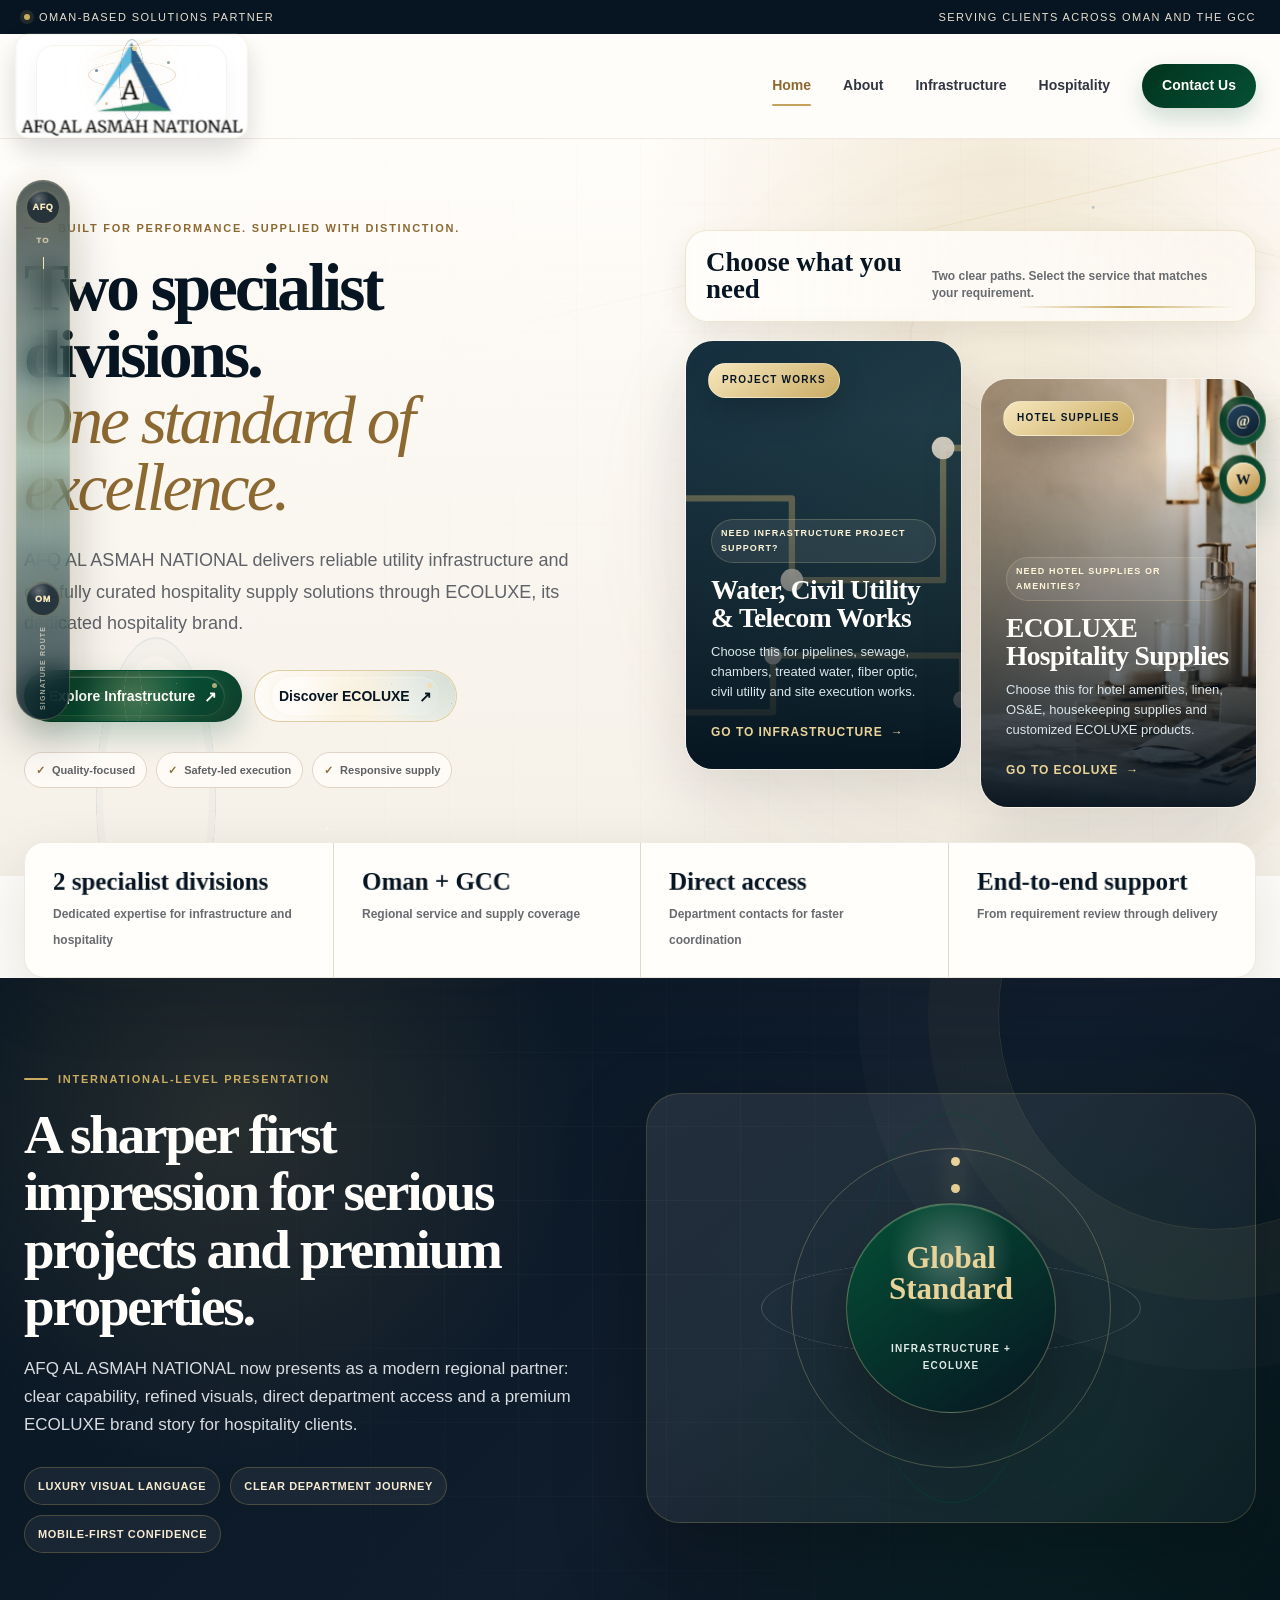
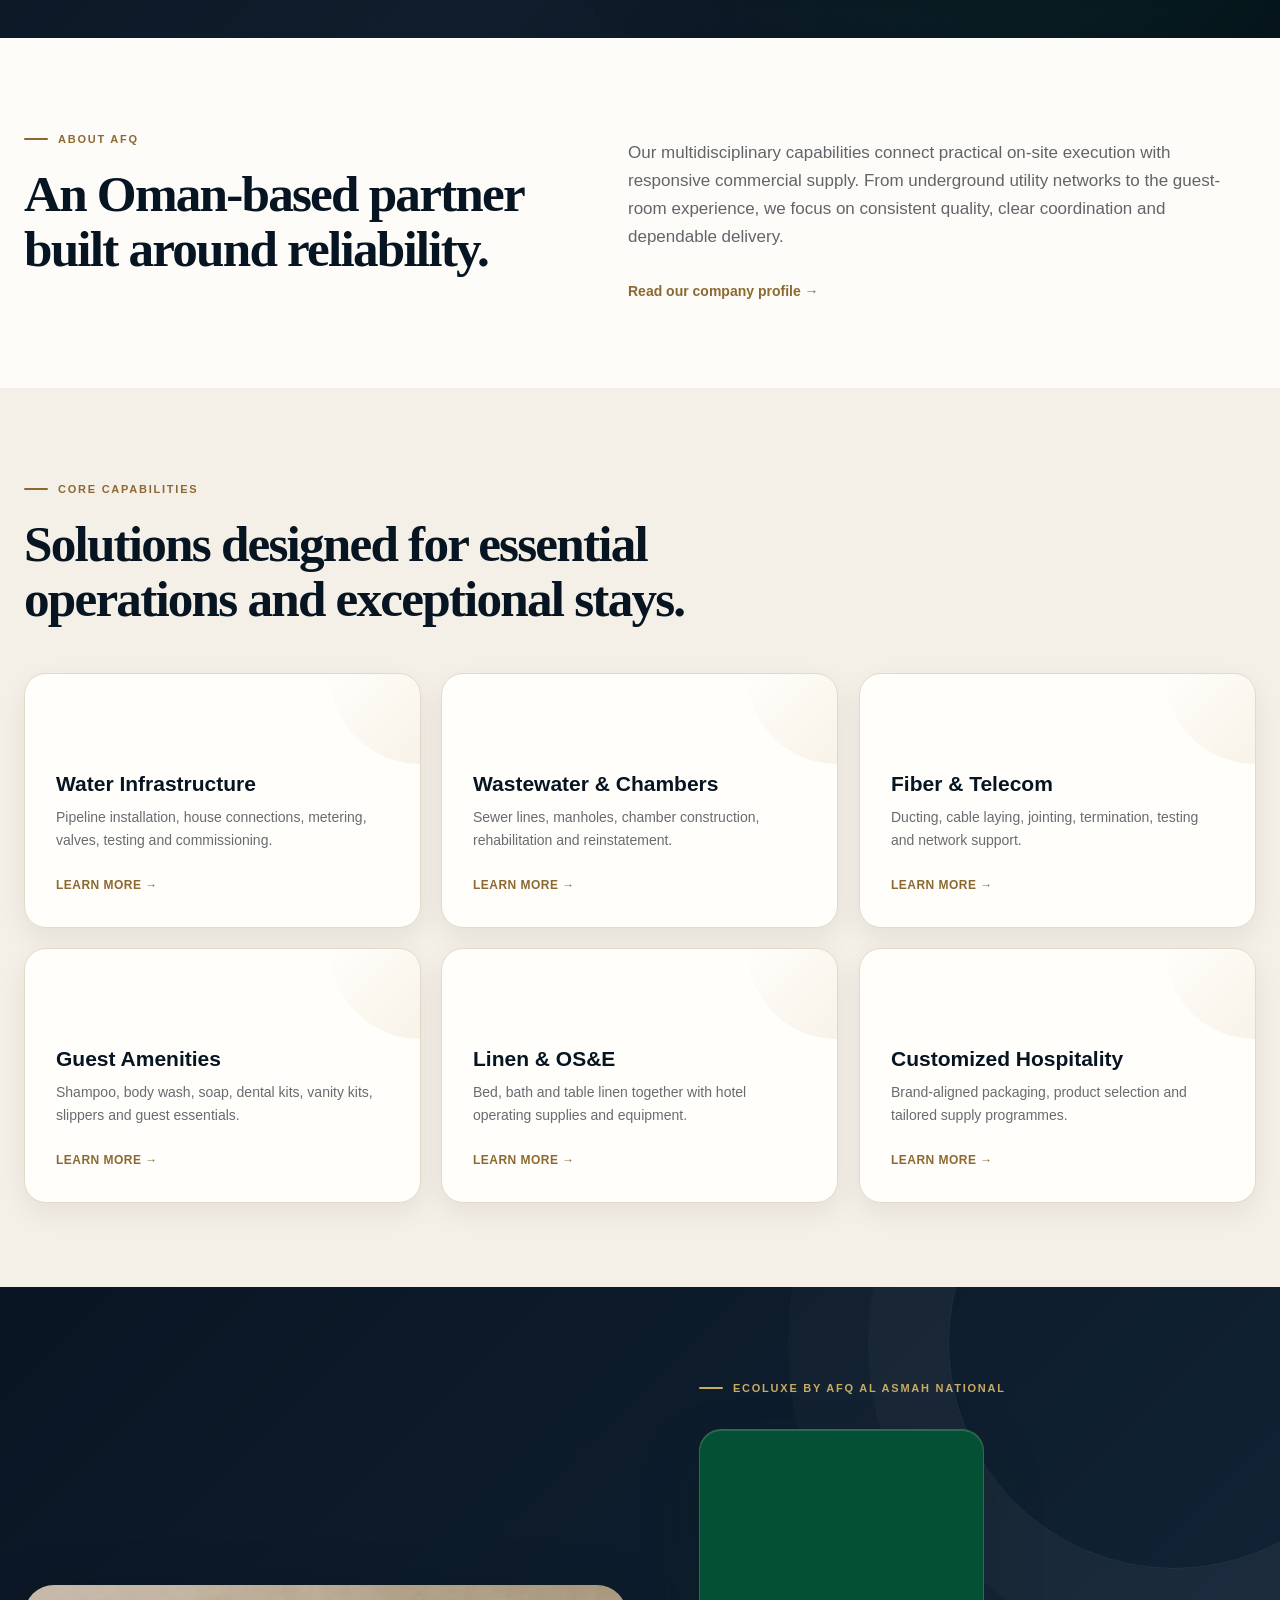
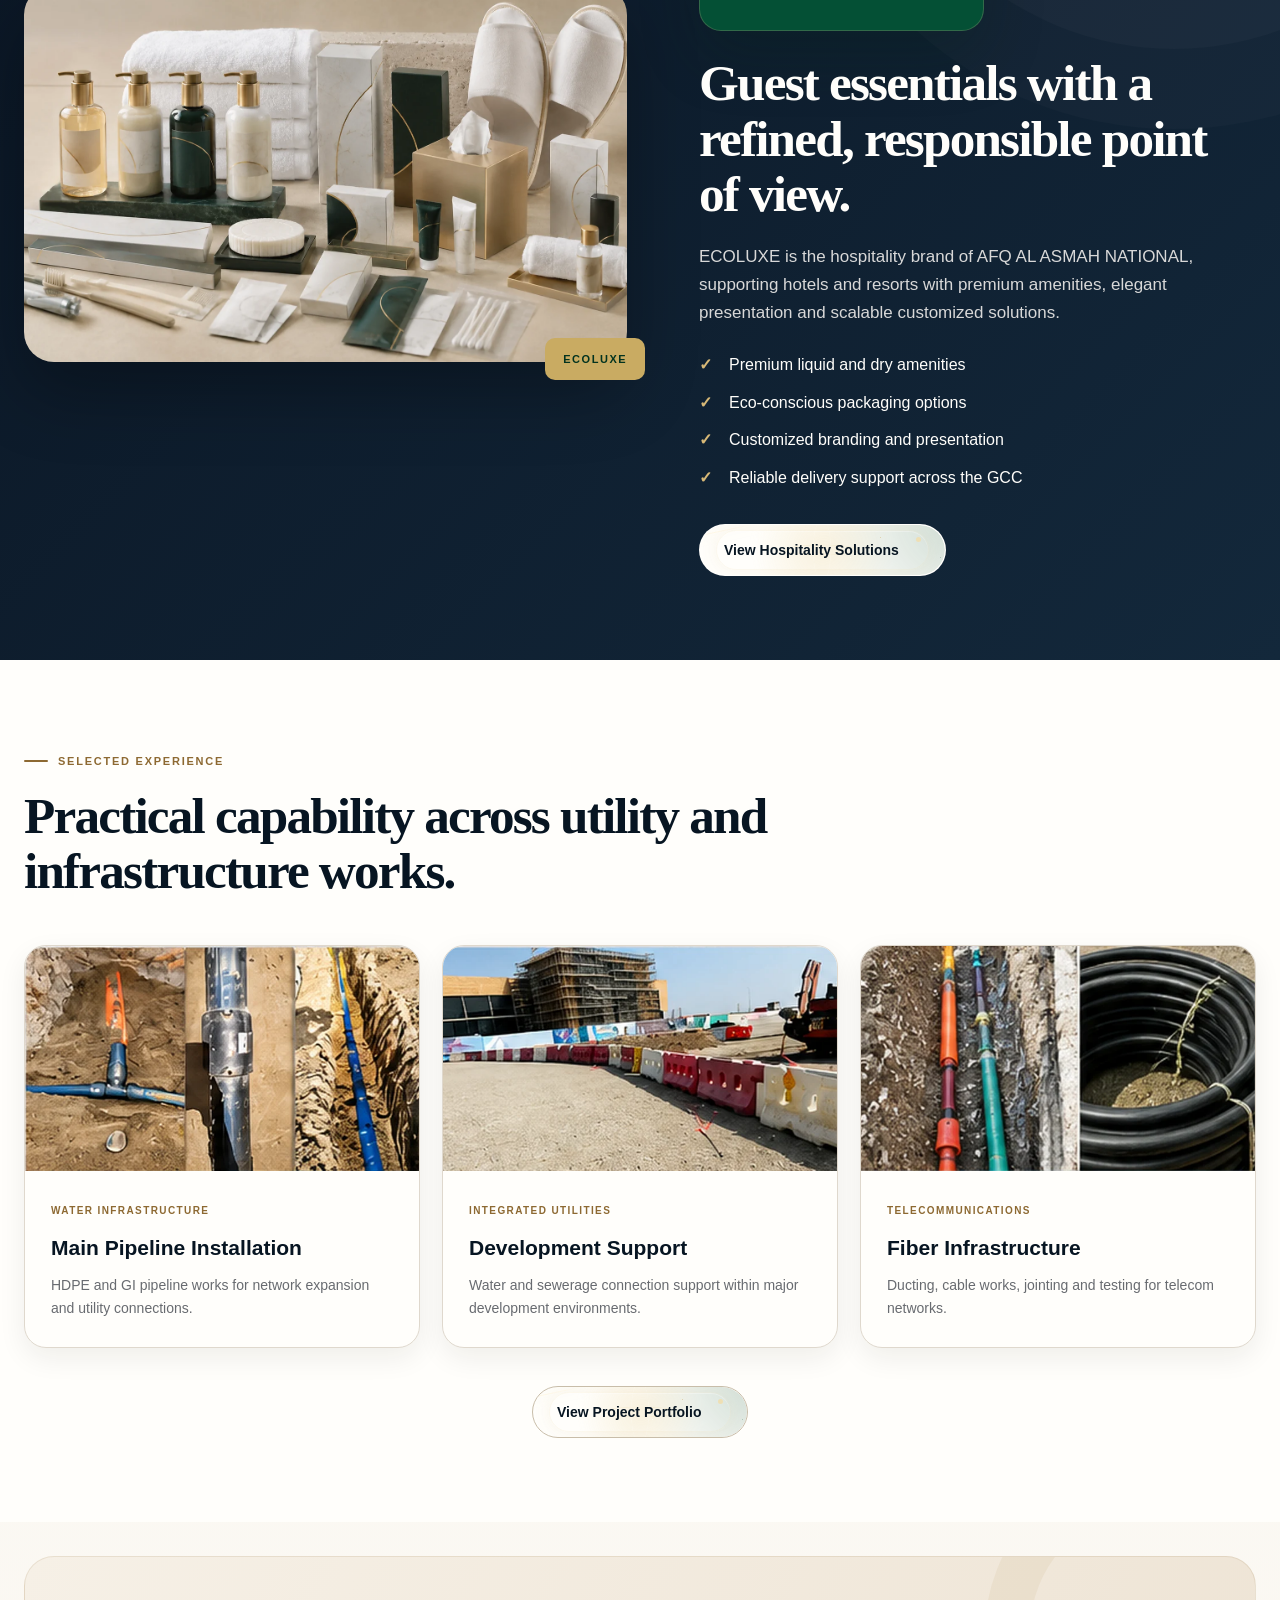
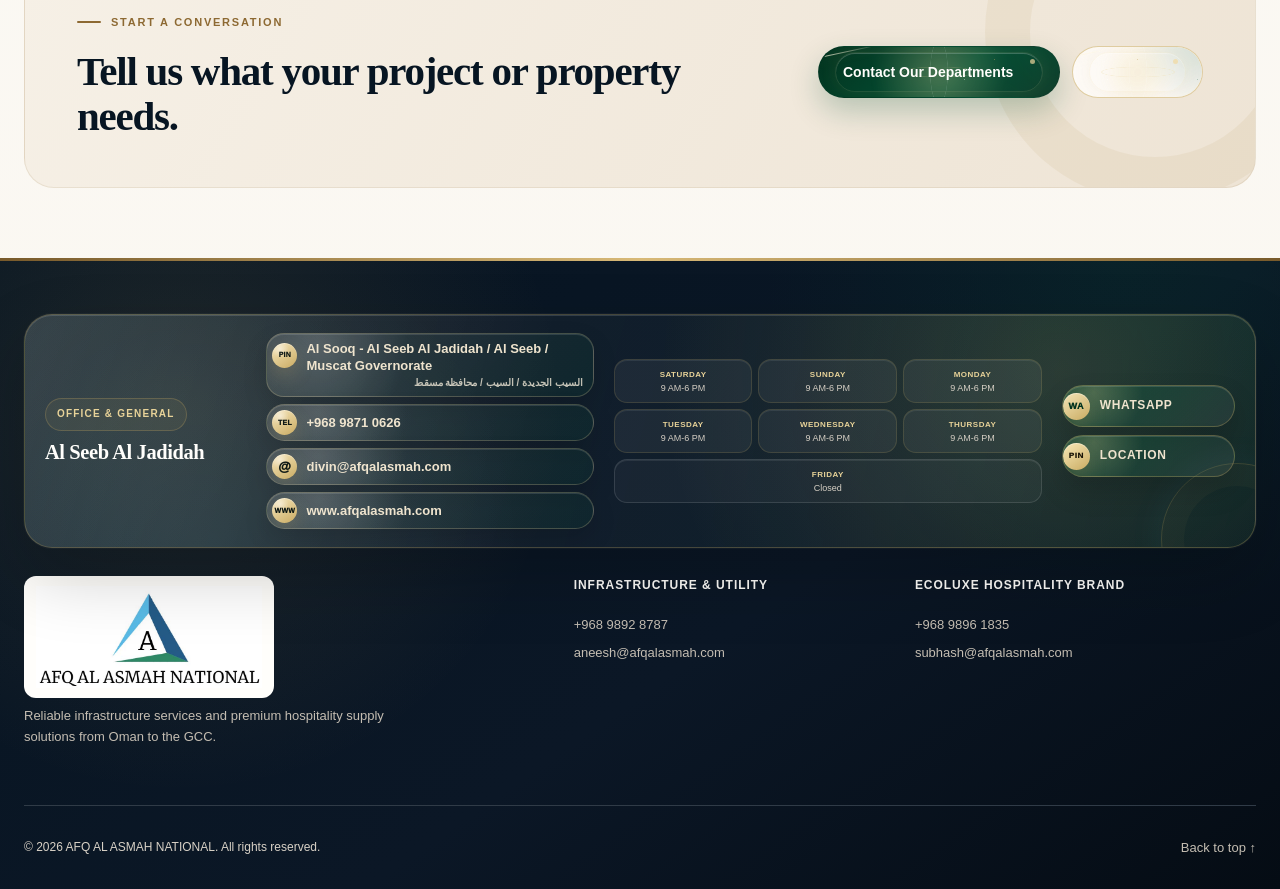
<file: index.html>
<!doctype html><html lang="en"><head>
<meta charset="utf-8"><meta name="viewport" content="width=device-width,initial-scale=1"><script>document.documentElement.classList.add('js')</script>
<title>AFQ AL ASMAH NATIONAL | Infrastructure & Hospitality Solutions Oman</title><meta name="description" content="AFQ AL ASMAH NATIONAL provides water, wastewater, civil utility and telecom works plus ECOLUXE hotel amenities, linen and OS&E across Oman and the GCC."><meta name="robots" content="index,follow,max-image-preview:large"><meta name="geo.region" content="OM-MA"><meta name="geo.placename" content="Al Seeb Al Jadidah, Muscat Governorate, Oman">
<link rel="icon" href="assets/images/company-favicon.png" sizes="32x32" type="image/png"><link rel="icon" href="assets/images/company-icon.svg" sizes="any" type="image/svg+xml"><link rel="apple-touch-icon" href="assets/images/company-apple-touch.png"><link rel="manifest" href="site.webmanifest"><link rel="preload" href="assets/images/company-icon-192.png" as="image"><link rel="preload" href="assets/images/company-logo.jpg" as="image" fetchpriority="high"><link rel="stylesheet" href="assets/css/styles.css?v=38">
<meta name="theme-color" content="#0b1726"><link rel="canonical" href="https://www.afqalasmah.com/"><meta property="og:type" content="website"><meta property="og:locale" content="en_OM"><meta property="og:site_name" content="AFQ AL ASMAH NATIONAL"><meta property="og:title" content="AFQ AL ASMAH NATIONAL | Infrastructure & Hospitality Solutions Oman"><meta property="og:description" content="Utility infrastructure contracting and ECOLUXE premium hospitality supplies by AFQ AL ASMAH NATIONAL across Oman and the GCC."><meta property="og:url" content="https://www.afqalasmah.com/"><meta property="og:image" content="https://www.afqalasmah.com/assets/images/company-logo.jpg"><meta property="og:image:secure_url" content="https://www.afqalasmah.com/assets/images/company-logo.jpg"><meta property="og:image:type" content="image/jpeg"><meta property="og:image:width" content="726"><meta property="og:image:height" content="328"><meta property="og:image:alt" content="AFQ AL ASMAH NATIONAL logo for infrastructure and ECOLUXE hospitality solutions in Oman"><meta name="twitter:card" content="summary_large_image"><meta name="twitter:title" content="AFQ AL ASMAH NATIONAL | Infrastructure & Hospitality Solutions Oman"><meta name="twitter:description" content="Utility infrastructure contracting and ECOLUXE premium hospitality supplies by AFQ AL ASMAH NATIONAL across Oman and the GCC."><meta name="twitter:image" content="https://www.afqalasmah.com/assets/images/company-logo.jpg"><meta name="twitter:image:alt" content="AFQ AL ASMAH NATIONAL logo for infrastructure and ECOLUXE hospitality solutions in Oman">
<script type="application/ld+json">{"@context":"https://schema.org","@graph":[{"@type":"Organization","@id":"https://www.afqalasmah.com/#organization","name":"AFQ AL ASMAH NATIONAL","alternateName":"أفق العاصمة الوطنية","url":"https://www.afqalasmah.com/","logo":{"@type":"ImageObject","url":"https://www.afqalasmah.com/assets/images/company-logo.jpg","width":726,"height":328,"caption":"AFQ AL ASMAH NATIONAL company logo"},"image":{"@type":"ImageObject","url":"https://www.afqalasmah.com/assets/images/company-logo.jpg","width":726,"height":328,"caption":"AFQ AL ASMAH NATIONAL company logo"},"email":"divin@afqalasmah.com","telephone":"+96898710626","address":{"@type":"PostalAddress","streetAddress":"Al Sooq - Al Seeb Al Jadidah","addressLocality":"Al Seeb","addressRegion":"Muscat Governorate","addressCountry":"OM"},"hasMap":"https://maps.app.goo.gl/NbKn3wXDEQKGhGbL6?g_st=ic","openingHoursSpecification":{"@type":"OpeningHoursSpecification","dayOfWeek":["Saturday","Sunday","Monday","Tuesday","Wednesday","Thursday"],"opens":"09:00","closes":"18:00"},"contactPoint":[{"@type":"ContactPoint","contactType":"General enquiries","telephone":"+96898710626","email":"divin@afqalasmah.com","availableLanguage":["English","Arabic"]},{"@type":"ContactPoint","contactType":"Infrastructure and utility enquiries","telephone":"+96898928787","email":"aneesh@afqalasmah.com","availableLanguage":["English","Arabic"]},{"@type":"ContactPoint","contactType":"Hospitality supply enquiries","telephone":"+96898961835","email":"subhash@afqalasmah.com","availableLanguage":["English","Arabic"]}],"areaServed":[{"@type":"Country","name":"Oman"},{"@type":"AdministrativeArea","name":"Gulf Cooperation Council"}]},{"@type":"WebSite","@id":"https://www.afqalasmah.com/#website","url":"https://www.afqalasmah.com/","name":"AFQ AL ASMAH NATIONAL","publisher":{"@id":"https://www.afqalasmah.com/#organization"},"inLanguage":"en"},{"@type":"WebPage","@id":"https://www.afqalasmah.com/#webpage","url":"https://www.afqalasmah.com/","name":"AFQ AL ASMAH NATIONAL | Infrastructure & Hospitality Solutions Oman","description":"Utility infrastructure contracting and premium hospitality supplies for clients across Oman and the GCC.","isPartOf":{"@id":"https://www.afqalasmah.com/#website"},"about":{"@id":"https://www.afqalasmah.com/#organization"},"inLanguage":"en","primaryImageOfPage":{"@type":"ImageObject","url":"https://www.afqalasmah.com/assets/images/company-logo.jpg","width":726,"height":328,"caption":"AFQ AL ASMAH NATIONAL company logo for Oman infrastructure and ECOLUXE hospitality solutions"}}]}</script>
</head><body>
<div class="site-loader" data-site-loader aria-hidden="true"><div class="loader-panel"><div class="loader-emblem"><span class="loader-ring one"></span><span class="loader-ring two"></span><span class="loader-ring three"></span><img class="loader-mark" src="assets/images/company-icon.svg" alt=""></div><span class="loader-name">AFQ AL ASMAH NATIONAL</span><div class="loader-line"><span></span></div><p class="loader-status">Preparing your experience</p></div></div>
<a class="skip-link" href="#main-content">Skip to main content</a>
<header class="site-header" id="top">
  <div class="topbar"><div class="container topbar-inner"><span>Oman-based solutions partner</span><span>Serving clients across Oman and the GCC</span></div></div>
  <div class="container nav-wrap">
    <a class="brand" href="index.html" aria-label="AFQ AL ASMAH NATIONAL home"><img src="assets/images/company-logo.jpg" alt="AFQ AL ASMAH NATIONAL logo - Oman infrastructure and ECOLUXE hospitality company" fetchpriority="high" decoding="async"></a>
    <button class="nav-toggle" type="button" aria-label="Open navigation" aria-expanded="false" aria-controls="primary-navigation"><span></span><span></span><span></span></button>
    <nav class="main-nav" id="primary-navigation" aria-label="Primary navigation">
      <a href="index.html">Home</a>
      <a href="about.html">About</a>
      <a href="infrastructure.html">Infrastructure</a>
      <a href="hospitality.html">Hospitality</a>
      <a href="contact.html" class="nav-cta">Contact Us</a>
    </nav>
  </div>
</header>
<main id="main-content">
<section class="hero home-hero">
  <div class="container hero-grid">
    <div class="hero-copy reveal">
      <span class="eyebrow">Built for performance. Supplied with distinction.</span>
      <h1>Two specialist divisions.<br><em>One standard of excellence.</em></h1>
      <p>AFQ AL ASMAH NATIONAL delivers reliable utility infrastructure and carefully curated hospitality supply solutions through ECOLUXE, its dedicated hospitality brand.</p>
      <div class="hero-actions"><a class="btn primary" href="infrastructure.html">Explore Infrastructure</a><a class="btn secondary" href="hospitality.html">Discover ECOLUXE</a></div>
      <div class="trust-row"><span>Quality-focused</span><span>Safety-led execution</span><span>Responsive supply</span></div>
    </div>
    <div class="hero-visual reveal delay-1" aria-label="Choose your service requirement">
      <div class="choice-header"><span>Choose what you need</span><p>Two clear paths. Select the service that matches your requirement.</p></div>
      <a class="division-card infrastructure" href="infrastructure.html" data-choice="Project Works"><img src="assets/images/infrastructure-pattern.svg" alt="Water, wastewater and telecom infrastructure network illustration for AFQ AL ASMAH NATIONAL in Oman" decoding="async"><div><span>Need infrastructure project support?</span><h2>Water, Civil Utility & Telecom Works</h2><p>Choose this for pipelines, sewage, chambers, treated water, fiber optic, civil utility and site execution works.</p><strong class="choice-action">Go to Infrastructure</strong></div></a>
      <a class="division-card hospitality" href="hospitality.html" data-choice="Hotel Supplies"><img src="assets/images/hospitality-hero.webp" alt="Premium ECOLUXE hotel guest amenities and hospitality supplies in Oman" decoding="async"><div><span>Need hotel supplies or amenities?</span><h2>ECOLUXE Hospitality Supplies</h2><p>Choose this for hotel amenities, linen, OS&E, housekeeping supplies and customized ECOLUXE products.</p><strong class="choice-action">Go to ECOLUXE</strong></div></a>
    </div>
  </div>
</section>
<section class="capability-strip" aria-label="Company strengths">
  <div class="container capability-strip-inner">
    <div class="capability-item"><strong>2 specialist divisions</strong><span>Dedicated expertise for infrastructure and hospitality</span></div>
    <div class="capability-item"><strong>Oman + GCC</strong><span>Regional service and supply coverage</span></div>
    <div class="capability-item"><strong>Direct access</strong><span>Department contacts for faster coordination</span></div>
    <div class="capability-item"><strong>End-to-end support</strong><span>From requirement review through delivery</span></div>
  </div>
</section>
<section class="section signature-section home-signature"><div class="container signature-grid"><div class="signature-copy reveal"><span class="eyebrow gold-text">International-level presentation</span><h2>A sharper first impression for serious projects and premium properties.</h2><p>AFQ AL ASMAH NATIONAL now presents as a modern regional partner: clear capability, refined visuals, direct department access and a premium ECOLUXE brand story for hospitality clients.</p><div class="signature-pills"><span>Luxury visual language</span><span>Clear department journey</span><span>Mobile-first confidence</span></div></div><div class="signature-orb reveal delay-1" aria-label="AFQ global standard visual"><span class="orbit-ring orbit-one"></span><span class="orbit-ring orbit-two"></span><span class="orbit-ring orbit-three"></span><div class="orb-core"><strong>Global Standard</strong><span>Infrastructure + ECOLUXE</span></div></div></div></section>
<section class="section intro"><div class="container split"><div class="section-copy reveal"><span class="eyebrow">About AFQ</span><h2>An Oman-based partner built around reliability.</h2></div><div class="section-copy reveal delay-1"><p>Our multidisciplinary capabilities connect practical on-site execution with responsive commercial supply. From underground utility networks to the guest-room experience, we focus on consistent quality, clear coordination and dependable delivery.</p><a class="text-link" href="about.html">Read our company profile →</a></div></div></section>
<section class="section services-section"><div class="container"><div class="section-head reveal"><span class="eyebrow">Core Capabilities</span><h2>Solutions designed for essential operations and exceptional stays.</h2></div>
<div class="service-grid">
<article class="service-card reveal"><span class="service-no">01</span><h3>Water Infrastructure</h3><p>Pipeline installation, house connections, metering, valves, testing and commissioning.</p><a href="infrastructure.html#water">Learn more</a></article>
<article class="service-card reveal delay-1"><span class="service-no">02</span><h3>Wastewater & Chambers</h3><p>Sewer lines, manholes, chamber construction, rehabilitation and reinstatement.</p><a href="infrastructure.html#wastewater">Learn more</a></article>
<article class="service-card reveal delay-2"><span class="service-no">03</span><h3>Fiber & Telecom</h3><p>Ducting, cable laying, jointing, termination, testing and network support.</p><a href="infrastructure.html#telecom">Learn more</a></article>
<article class="service-card reveal"><span class="service-no gold">04</span><h3>Guest Amenities</h3><p>Shampoo, body wash, soap, dental kits, vanity kits, slippers and guest essentials.</p><a href="hospitality.html#amenities">Learn more</a></article>
<article class="service-card reveal delay-1"><span class="service-no gold">05</span><h3>Linen & OS&E</h3><p>Bed, bath and table linen together with hotel operating supplies and equipment.</p><a href="hospitality.html#linen">Learn more</a></article>
<article class="service-card reveal delay-2"><span class="service-no gold">06</span><h3>Customized Hospitality</h3><p>Brand-aligned packaging, product selection and tailored supply programmes.</p><a href="hospitality.html#custom">Learn more</a></article>
</div></div></section>
<section class="section feature-band"><div class="container feature-grid"><div class="feature-image reveal"><img src="assets/images/amenities.webp" alt="Premium ECOLUXE hotel amenities for resorts and hospitality properties" loading="lazy" decoding="async"></div><div class="feature-copy reveal delay-1"><span class="eyebrow gold-text">ECOLUXE by AFQ AL ASMAH NATIONAL</span><img class="ecoluxe-wordmark-mini" src="assets/images/ecoluxe-rotate-green-gold.jpg" alt="ECOLUXE logo - Naturally Clean. Thoughtfully Green. hospitality brand of AFQ AL ASMAH NATIONAL" loading="lazy" decoding="async" data-logo-slides="assets/images/ecoluxe-rotate-green-gold.jpg|assets/images/ecoluxe-rotate-white-shadow.jpg|assets/images/ecoluxe-rotate-variants.jpg" data-logo-interval="4300"><h2>Guest essentials with a refined, responsible point of view.</h2><p>ECOLUXE is the hospitality brand of AFQ AL ASMAH NATIONAL, supporting hotels and resorts with premium amenities, elegant presentation and scalable customized solutions.</p><ul class="check-list"><li>Premium liquid and dry amenities</li><li>Eco-conscious packaging options</li><li>Customized branding and presentation</li><li>Reliable delivery support across the GCC</li></ul><a class="btn light" href="hospitality.html">View Hospitality Solutions</a></div></div></section>
<section class="section projects"><div class="container"><div class="section-head reveal"><span class="eyebrow">Selected Experience</span><h2>Practical capability across utility and infrastructure works.</h2></div><div class="project-grid">
<article class="project-card reveal"><img src="assets/images/project-water.webp" alt="Main water pipeline infrastructure works by AFQ AL ASMAH NATIONAL in Oman" loading="lazy" decoding="async"><div><span>Water Infrastructure</span><h3>Main Pipeline Installation</h3><p>HDPE and GI pipeline works for network expansion and utility connections.</p></div></article>
<article class="project-card reveal delay-1"><img src="assets/images/project-city.webp" alt="Sultan Haitham City water and sewerage utility works in Oman" loading="lazy" decoding="async"><div><span>Integrated Utilities</span><h3>Development Support</h3><p>Water and sewerage connection support within major development environments.</p></div></article>
<article class="project-card reveal delay-2"><img src="assets/images/project-fiber.webp" alt="Fiber optic telecom infrastructure works by AFQ AL ASMAH NATIONAL" loading="lazy" decoding="async"><div><span>Telecommunications</span><h3>Fiber Infrastructure</h3><p>Ducting, cable works, jointing and testing for telecom networks.</p></div></article>
</div><div class="center"><a class="btn outline" href="infrastructure.html#projects">View Project Portfolio</a></div></div></section>
<section class="section cta"><div class="container cta-box reveal"><div><span class="eyebrow">Start a conversation</span><h2>Tell us what your project or property needs.</h2></div><div class="cta-actions"><a class="btn primary" href="contact.html">Contact Our Departments</a><a class="btn secondary" href="mailto:divin@afqalasmah.com">Email Us</a></div></div></section>
</main>
<footer class="site-footer">
  <div class="container footer-grid">
    <div class="footer-brand"><img src="assets/images/company-logo.jpg" alt="AFQ AL ASMAH NATIONAL logo - infrastructure and hospitality supply company in Oman" loading="lazy" decoding="async"><p>Reliable infrastructure services and premium hospitality supply solutions from Oman to the GCC.</p></div>
    <div><h3>Infrastructure & Utility</h3><a href="tel:+96898928787">+968 9892 8787</a><a href="mailto:aneesh@afqalasmah.com">aneesh@afqalasmah.com</a></div>
    <div><h3>ECOLUXE Hospitality Brand</h3><a href="tel:+96898961835">+968 9896 1835</a><a href="mailto:subhash@afqalasmah.com">subhash@afqalasmah.com</a></div>
    <div class="footer-office-card"><div class="footer-office-title"><span class="footer-office-label">Office & General</span><h3>Al Seeb Al Jadidah</h3></div><div class="footer-office-contact"><a class="office-chip office-location" href="https://maps.app.goo.gl/NbKn3wXDEQKGhGbL6?g_st=ic" target="_blank" rel="noopener"><span>Al Sooq - Al Seeb Al Jadidah / Al Seeb / Muscat Governorate</span> <small lang="ar" dir="rtl">السيب الجديدة / السيب / محافظة مسقط</small></a><a class="office-chip office-phone" href="tel:+96898710626">+968 9871 0626</a><a class="office-chip office-email" href="mailto:divin@afqalasmah.com">divin@afqalasmah.com</a><a class="office-chip office-website" href="https://www.afqalasmah.com">www.afqalasmah.com</a></div><div class="footer-hours-strip" aria-label="Business hours"><span><b>Saturday</b><small>9 AM-6 PM</small></span><span><b>Sunday</b><small>9 AM-6 PM</small></span><span><b>Monday</b><small>9 AM-6 PM</small></span><span><b>Tuesday</b><small>9 AM-6 PM</small></span><span><b>Wednesday</b><small>9 AM-6 PM</small></span><span><b>Thursday</b><small>9 AM-6 PM</small></span><span class="closed"><b>Friday</b><small>Closed</small></span></div><div class="footer-actions"><a class="office-action office-whatsapp" href="https://wa.me/96898710626" data-whatsapp="96898710626">WhatsApp</a><a class="office-action office-map" href="https://maps.app.goo.gl/NbKn3wXDEQKGhGbL6?g_st=ic" target="_blank" rel="noopener">Location</a></div></div>
  </div>
  <div class="container footer-bottom"><span>© <span data-year></span> AFQ AL ASMAH NATIONAL. All rights reserved.</span><a href="#top" data-back-to-top>Back to top ↑</a></div>
</footer>
<script src="assets/js/main.js?v=34"></script></body></html>
</file>
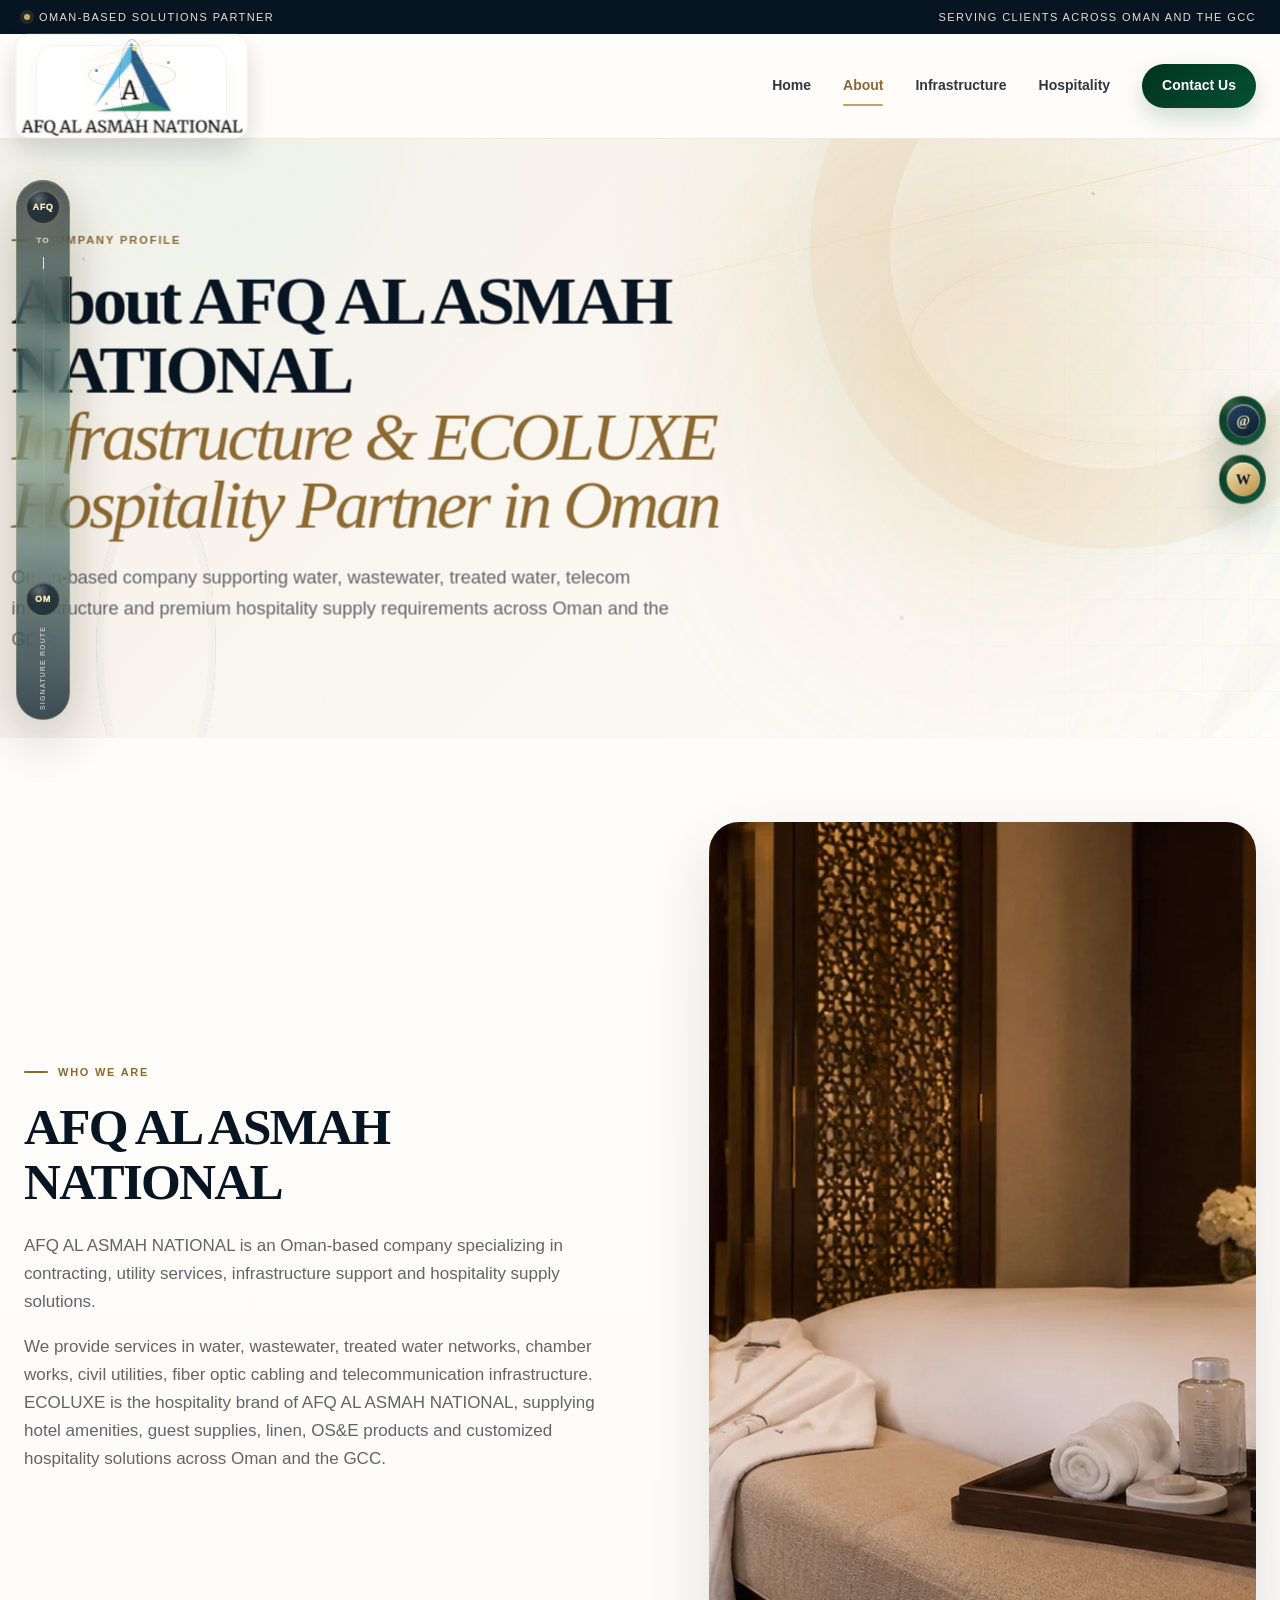
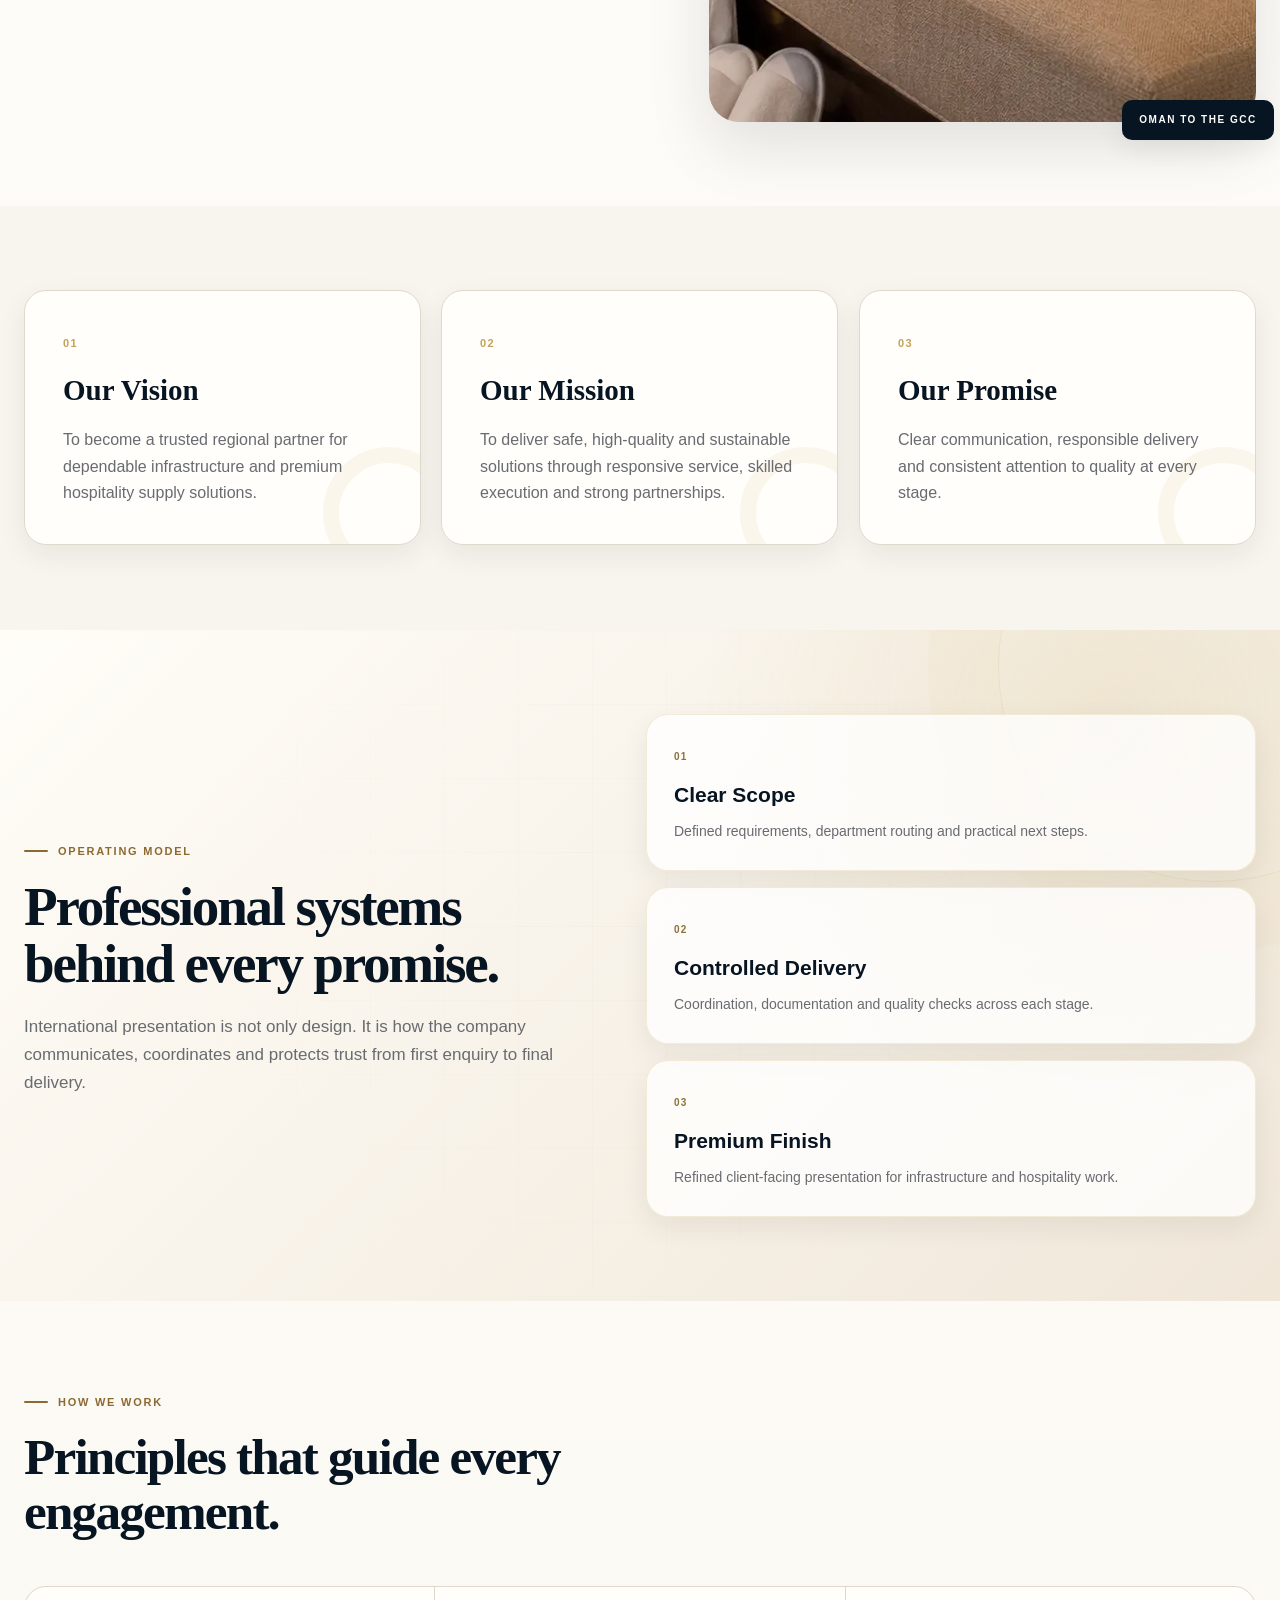
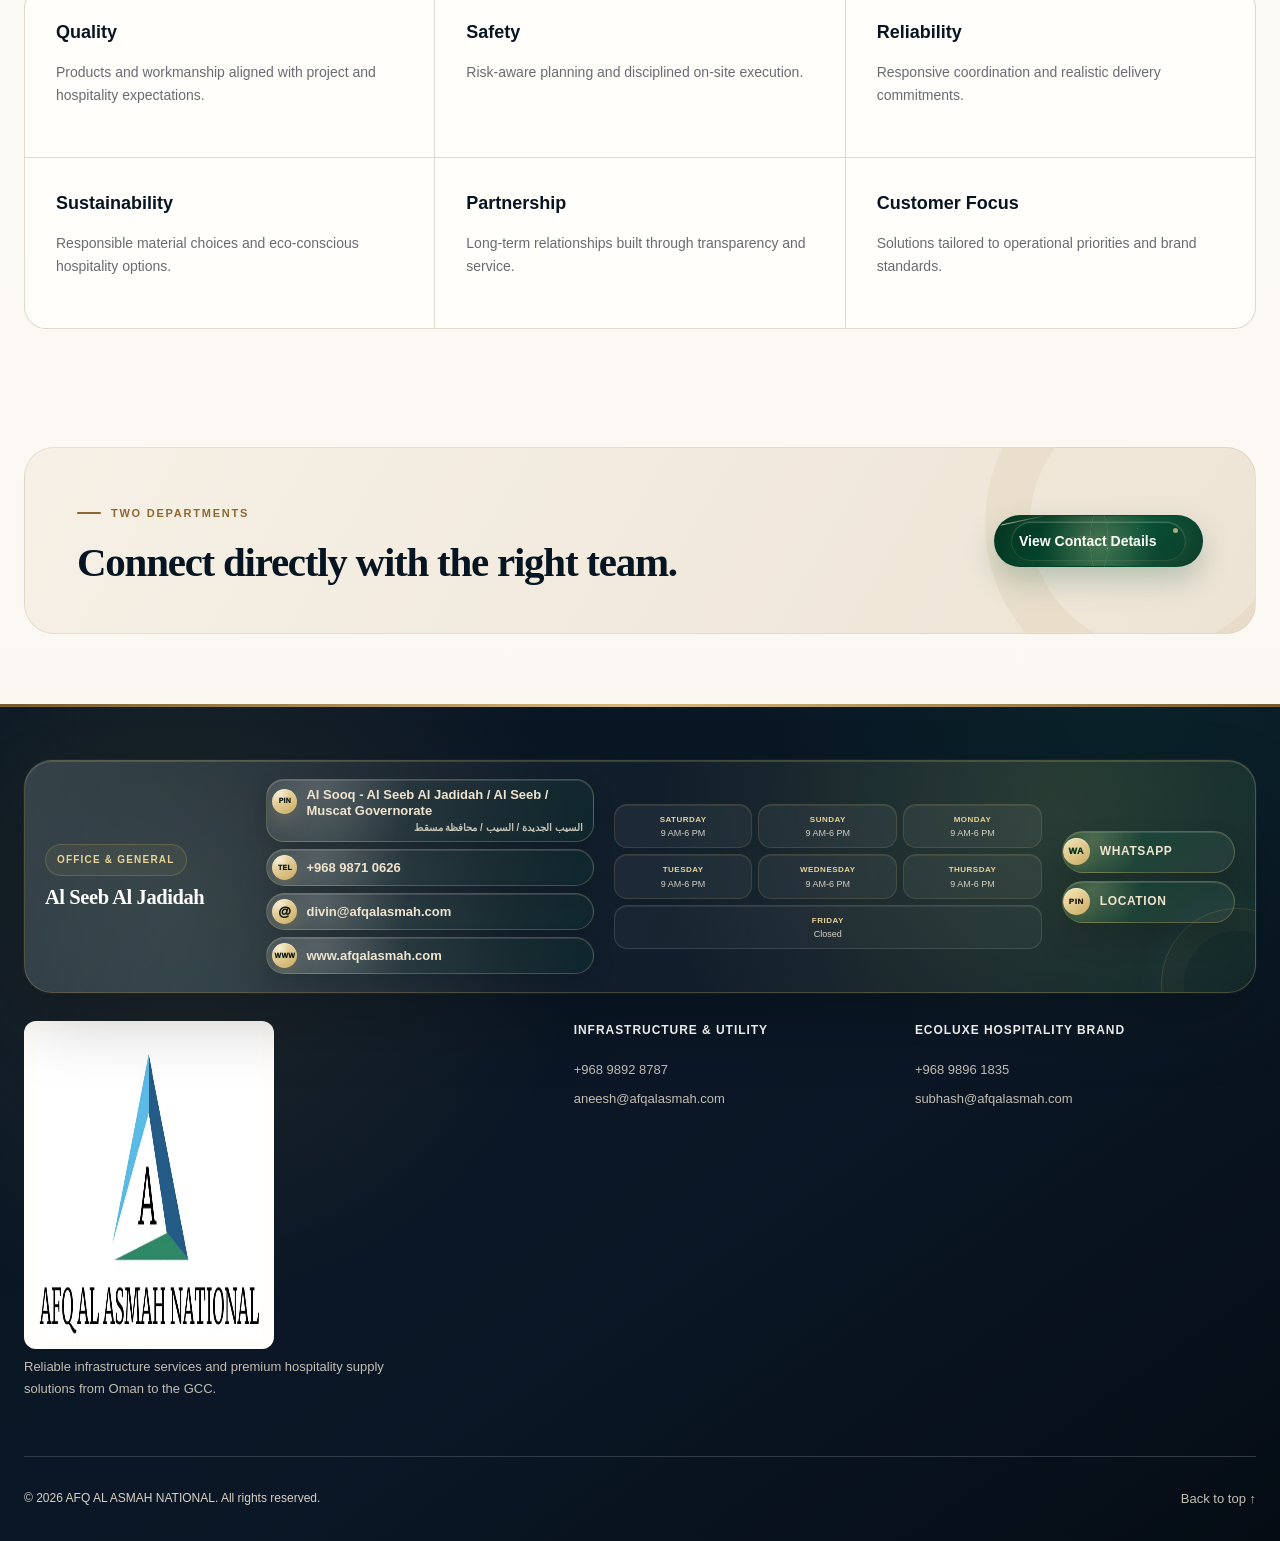
<file: about.html>
<!doctype html><html lang="en"><head>
<meta charset="utf-8"><meta name="viewport" content="width=device-width,initial-scale=1"><script>document.documentElement.classList.add('js')</script>
<title>AFQ AL ASMAH NATIONAL | About Oman Infrastructure & ECOLUXE Hospitality</title><meta name="description" content="AFQ AL ASMAH NATIONAL is an Oman-based company delivering water, wastewater, treated water, telecom infrastructure and ECOLUXE hospitality supply solutions across Oman and the GCC."><meta name="robots" content="index,follow,max-image-preview:large">
<link rel="icon" href="assets/images/company-favicon.png" sizes="32x32" type="image/png"><link rel="icon" href="assets/images/company-icon.svg" sizes="any" type="image/svg+xml"><link rel="apple-touch-icon" href="assets/images/company-apple-touch.png"><link rel="manifest" href="site.webmanifest"><link rel="preload" href="assets/images/company-icon-192.png" as="image"><link rel="preload" href="assets/images/company-logo.jpg" as="image" fetchpriority="high"><link rel="stylesheet" href="assets/css/styles.css?v=38">
<meta name="theme-color" content="#0b1726"><link rel="canonical" href="https://www.afqalasmah.com/about.html"><meta property="og:type" content="website"><meta property="og:locale" content="en_OM"><meta property="og:site_name" content="AFQ AL ASMAH NATIONAL"><meta property="og:title" content="AFQ AL ASMAH NATIONAL | About Oman Infrastructure & ECOLUXE Hospitality"><meta property="og:description" content="Oman-based water, wastewater, treated water, telecom infrastructure and ECOLUXE hospitality supply solutions for Oman and the GCC."><meta property="og:url" content="https://www.afqalasmah.com/about.html"><meta property="og:image" content="https://www.afqalasmah.com/assets/images/hotel-room.webp"><meta property="og:image:secure_url" content="https://www.afqalasmah.com/assets/images/hotel-room.webp"><meta property="og:image:type" content="image/webp"><meta property="og:image:width" content="1600"><meta property="og:image:height" content="900"><meta property="og:image:alt" content="Premium hospitality supply solutions by ECOLUXE from AFQ AL ASMAH NATIONAL in Oman"><meta name="twitter:card" content="summary_large_image"><meta name="twitter:title" content="AFQ AL ASMAH NATIONAL | About Oman Infrastructure & ECOLUXE Hospitality"><meta name="twitter:description" content="Oman infrastructure, utility, telecom and ECOLUXE hospitality supply solutions across Oman and the GCC."><meta name="twitter:image" content="https://www.afqalasmah.com/assets/images/hotel-room.webp"><meta name="twitter:image:alt" content="Premium hospitality supply solutions by ECOLUXE from AFQ AL ASMAH NATIONAL in Oman">
<script type="application/ld+json">{"@context":"https://schema.org","@graph":[{"@type":"Organization","@id":"https://www.afqalasmah.com/#organization","name":"AFQ AL ASMAH NATIONAL","alternateName":"أفق العاصمة الوطنية","url":"https://www.afqalasmah.com/","logo":{"@type":"ImageObject","url":"https://www.afqalasmah.com/assets/images/company-logo.jpg","width":726,"height":328,"caption":"AFQ AL ASMAH NATIONAL company logo"},"email":"divin@afqalasmah.com","telephone":"+96898710626","address":{"@type":"PostalAddress","streetAddress":"Al Sooq - Al Seeb Al Jadidah","addressLocality":"Al Seeb","addressRegion":"Muscat Governorate","addressCountry":"OM"},"hasMap":"https://maps.app.goo.gl/NbKn3wXDEQKGhGbL6?g_st=ic","openingHoursSpecification":{"@type":"OpeningHoursSpecification","dayOfWeek":["Saturday","Sunday","Monday","Tuesday","Wednesday","Thursday"],"opens":"09:00","closes":"18:00"},"contactPoint":[{"@type":"ContactPoint","contactType":"General enquiries","telephone":"+96898710626","email":"divin@afqalasmah.com"},{"@type":"ContactPoint","contactType":"Infrastructure and utility enquiries","telephone":"+96898928787","email":"aneesh@afqalasmah.com"},{"@type":"ContactPoint","contactType":"Hospitality supply enquiries","telephone":"+96898961835","email":"subhash@afqalasmah.com"}],"areaServed":[{"@type":"Country","name":"Oman"},{"@type":"AdministrativeArea","name":"Gulf Cooperation Council"}]},{"@type":"AboutPage","@id":"https://www.afqalasmah.com/about.html#webpage","url":"https://www.afqalasmah.com/about.html","name":"AFQ AL ASMAH NATIONAL | About Oman Infrastructure & ECOLUXE Hospitality","description":"Company profile for AFQ AL ASMAH NATIONAL, an Oman-based infrastructure, utility, telecom and ECOLUXE hospitality supply partner.","about":{"@id":"https://www.afqalasmah.com/#organization"},"inLanguage":"en","primaryImageOfPage":{"@type":"ImageObject","url":"https://www.afqalasmah.com/assets/images/hotel-room.webp","width":1600,"height":900,"caption":"Premium hospitality supply solutions by ECOLUXE, a brand of AFQ AL ASMAH NATIONAL"}}]}</script>
</head><body>
<div class="site-loader" data-site-loader aria-hidden="true"><div class="loader-panel"><div class="loader-emblem"><span class="loader-ring one"></span><span class="loader-ring two"></span><span class="loader-ring three"></span><img class="loader-mark" src="assets/images/company-icon.svg" alt=""></div><span class="loader-name">AFQ AL ASMAH NATIONAL</span><div class="loader-line"><span></span></div><p class="loader-status">Preparing your experience</p></div></div>
<a class="skip-link" href="#main-content">Skip to main content</a>
<header class="site-header" id="top">
  <div class="topbar"><div class="container topbar-inner"><span>Oman-based solutions partner</span><span>Serving clients across Oman and the GCC</span></div></div>
  <div class="container nav-wrap">
    <a class="brand" href="index.html" aria-label="AFQ AL ASMAH NATIONAL home"><img src="assets/images/company-logo.jpg" alt="AFQ AL ASMAH NATIONAL logo - Oman infrastructure and ECOLUXE hospitality company" width="726" height="328" fetchpriority="high" decoding="async"></a>
    <button class="nav-toggle" type="button" aria-label="Open navigation" aria-expanded="false" aria-controls="primary-navigation"><span></span><span></span><span></span></button>
    <nav class="main-nav" id="primary-navigation" aria-label="Primary navigation">
      <a href="index.html">Home</a>
      <a href="about.html">About</a>
      <a href="infrastructure.html">Infrastructure</a>
      <a href="hospitality.html">Hospitality</a>
      <a href="contact.html" class="nav-cta">Contact Us</a>
    </nav>
  </div>
</header>
<main id="main-content">
<section class="page-hero"><div class="container"><span class="eyebrow">Company Profile</span><h1>About AFQ AL ASMAH NATIONAL<br><em>Infrastructure & ECOLUXE Hospitality Partner in Oman</em></h1><p>Oman-based company supporting water, wastewater, treated water, telecom infrastructure and premium hospitality supply requirements across Oman and the GCC.</p></div></section>
<section class="section"><div class="container profile-grid"><div class="profile-statement reveal"><span class="eyebrow">Who We Are</span><h2>AFQ AL ASMAH NATIONAL</h2><p>AFQ AL ASMAH NATIONAL is an Oman-based company specializing in contracting, utility services, infrastructure support and hospitality supply solutions.</p><p>We provide services in water, wastewater, treated water networks, chamber works, civil utilities, fiber optic cabling and telecommunication infrastructure. ECOLUXE is the hospitality brand of AFQ AL ASMAH NATIONAL, supplying hotel amenities, guest supplies, linen, OS&E products and customized hospitality solutions across Oman and the GCC.</p></div><div class="profile-image reveal delay-1"><img src="assets/images/hotel-room.webp" alt="Premium hospitality supply solutions by ECOLUXE in Oman" width="1600" height="900" loading="lazy" decoding="async"></div></div></section>
<section class="section muted"><div class="container value-grid"><article class="value-card reveal"><span>01</span><h3>Our Vision</h3><p>To become a trusted regional partner for dependable infrastructure and premium hospitality supply solutions.</p></article><article class="value-card reveal delay-1"><span>02</span><h3>Our Mission</h3><p>To deliver safe, high-quality and sustainable solutions through responsive service, skilled execution and strong partnerships.</p></article><article class="value-card reveal delay-2"><span>03</span><h3>Our Promise</h3><p>Clear communication, responsible delivery and consistent attention to quality at every stage.</p></article></div></section>
<section class="section signature-section light-signature about-signature"><div class="container signature-grid"><div class="signature-copy reveal"><span class="eyebrow">Operating Model</span><h2>Professional systems behind every promise.</h2><p>International presentation is not only design. It is how the company communicates, coordinates and protects trust from first enquiry to final delivery.</p></div><div class="signature-stack"><article class="signature-card reveal"><span>01</span><h3>Clear Scope</h3><p>Defined requirements, department routing and practical next steps.</p></article><article class="signature-card reveal"><span>02</span><h3>Controlled Delivery</h3><p>Coordination, documentation and quality checks across each stage.</p></article><article class="signature-card reveal"><span>03</span><h3>Premium Finish</h3><p>Refined client-facing presentation for infrastructure and hospitality work.</p></article></div></div></section>
<section class="section"><div class="container"><div class="section-head reveal"><span class="eyebrow">How We Work</span><h2>Principles that guide every engagement.</h2></div><div class="principle-grid"><div><strong>Quality</strong><p>Products and workmanship aligned with project and hospitality expectations.</p></div><div><strong>Safety</strong><p>Risk-aware planning and disciplined on-site execution.</p></div><div><strong>Reliability</strong><p>Responsive coordination and realistic delivery commitments.</p></div><div><strong>Sustainability</strong><p>Responsible material choices and eco-conscious hospitality options.</p></div><div><strong>Partnership</strong><p>Long-term relationships built through transparency and service.</p></div><div><strong>Customer Focus</strong><p>Solutions tailored to operational priorities and brand standards.</p></div></div></div></section>
<section class="section cta"><div class="container cta-box reveal"><div><span class="eyebrow">Two departments</span><h2>Connect directly with the right team.</h2></div><a class="btn primary" href="contact.html">View Contact Details</a></div></section>
</main>
<footer class="site-footer">
  <div class="container footer-grid">
    <div class="footer-brand"><img src="assets/images/company-logo.jpg" alt="AFQ AL ASMAH NATIONAL logo - infrastructure and hospitality supply company in Oman" width="726" height="328" loading="lazy" decoding="async"><p>Reliable infrastructure services and premium hospitality supply solutions from Oman to the GCC.</p></div>
    <div><h3>Infrastructure & Utility</h3><a href="tel:+96898928787">+968 9892 8787</a><a href="mailto:aneesh@afqalasmah.com">aneesh@afqalasmah.com</a></div>
    <div><h3>ECOLUXE Hospitality Brand</h3><a href="tel:+96898961835">+968 9896 1835</a><a href="mailto:subhash@afqalasmah.com">subhash@afqalasmah.com</a></div>
    <div class="footer-office-card"><div class="footer-office-title"><span class="footer-office-label">Office & General</span><h3>Al Seeb Al Jadidah</h3></div><div class="footer-office-contact"><a class="office-chip office-location" href="https://maps.app.goo.gl/NbKn3wXDEQKGhGbL6?g_st=ic" target="_blank" rel="noopener"><span>Al Sooq - Al Seeb Al Jadidah / Al Seeb / Muscat Governorate</span> <small lang="ar" dir="rtl">السيب الجديدة / السيب / محافظة مسقط</small></a><a class="office-chip office-phone" href="tel:+96898710626">+968 9871 0626</a><a class="office-chip office-email" href="mailto:divin@afqalasmah.com">divin@afqalasmah.com</a><a class="office-chip office-website" href="https://www.afqalasmah.com">www.afqalasmah.com</a></div><div class="footer-hours-strip" aria-label="Business hours"><span><b>Saturday</b><small>9 AM-6 PM</small></span><span><b>Sunday</b><small>9 AM-6 PM</small></span><span><b>Monday</b><small>9 AM-6 PM</small></span><span><b>Tuesday</b><small>9 AM-6 PM</small></span><span><b>Wednesday</b><small>9 AM-6 PM</small></span><span><b>Thursday</b><small>9 AM-6 PM</small></span><span class="closed"><b>Friday</b><small>Closed</small></span></div><div class="footer-actions"><a class="office-action office-whatsapp" href="https://wa.me/96898710626" data-whatsapp="96898710626">WhatsApp</a><a class="office-action office-map" href="https://maps.app.goo.gl/NbKn3wXDEQKGhGbL6?g_st=ic" target="_blank" rel="noopener">Location</a></div></div>
  </div>
  <div class="container footer-bottom"><span>© <span data-year></span> AFQ AL ASMAH NATIONAL. All rights reserved.</span><a href="#top" data-back-to-top>Back to top ↑</a></div>
</footer>
<script src="assets/js/main.js?v=34"></script></body></html>
</file>
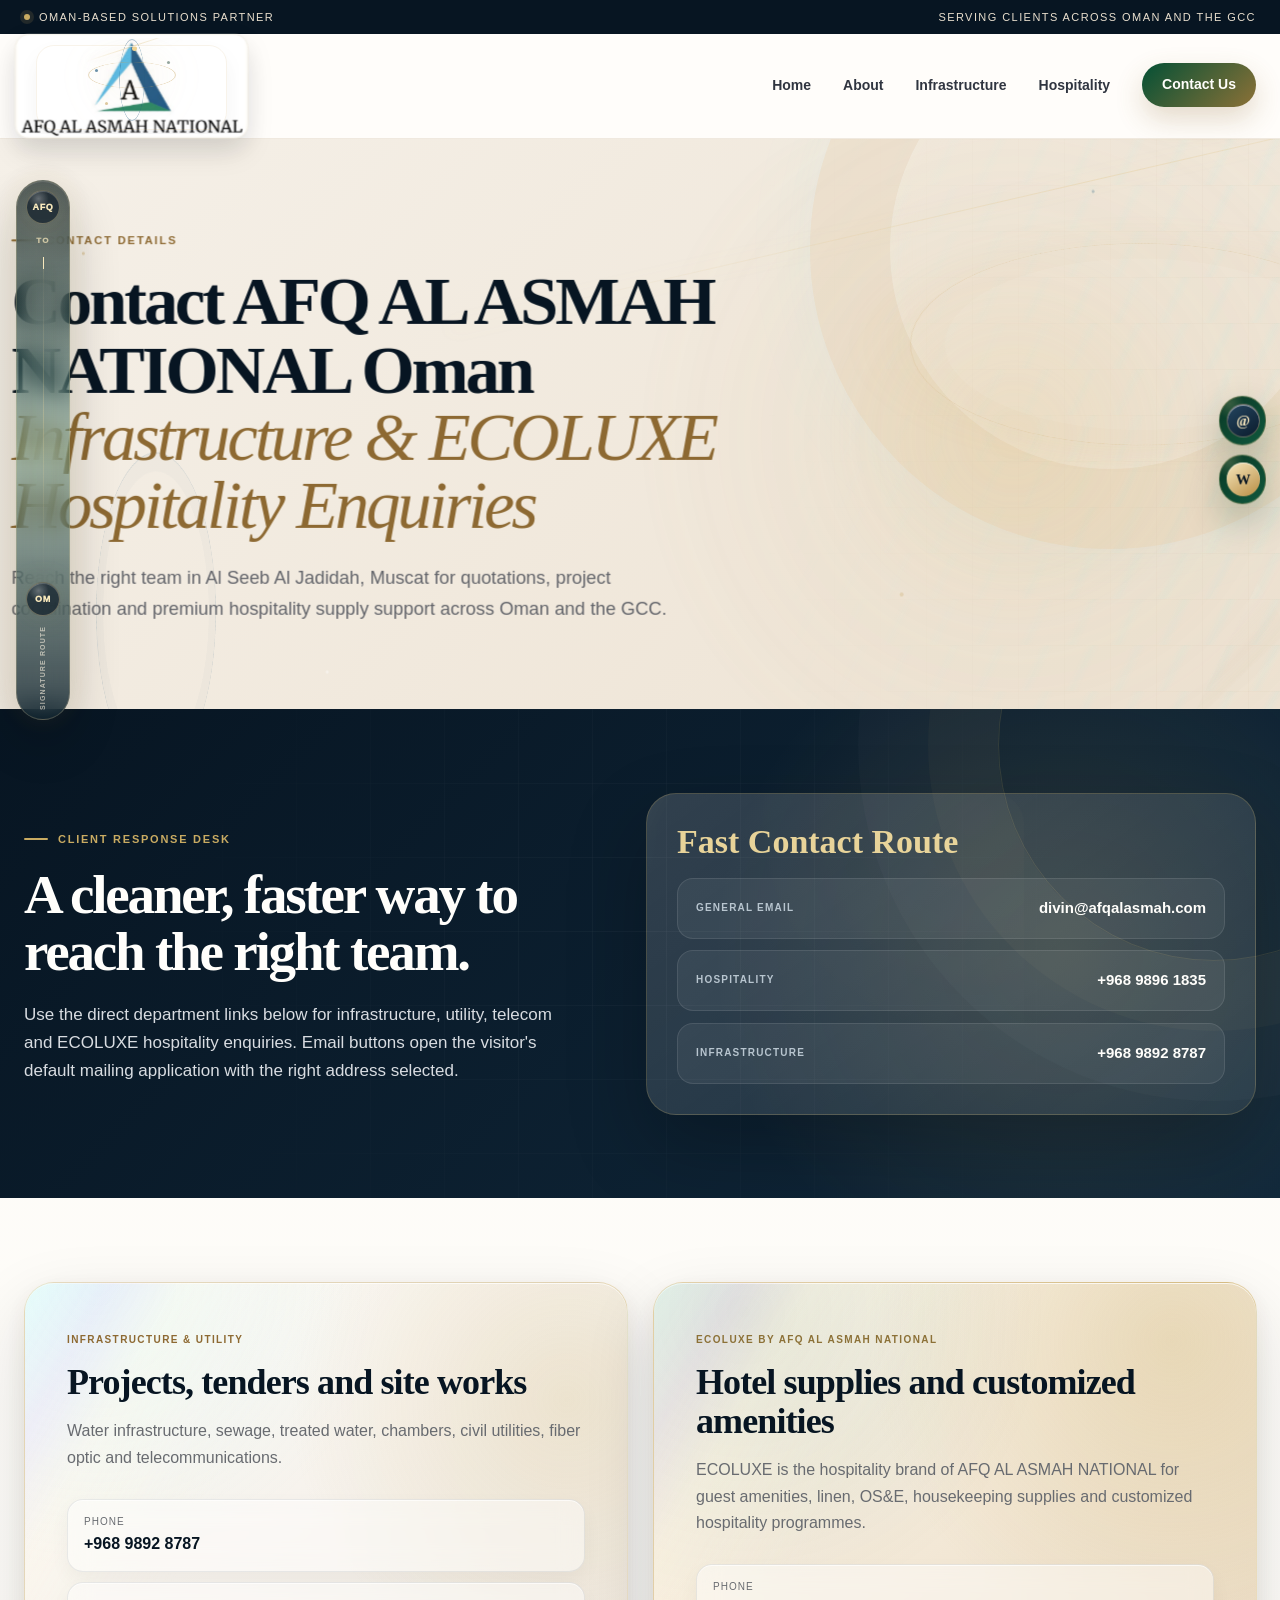
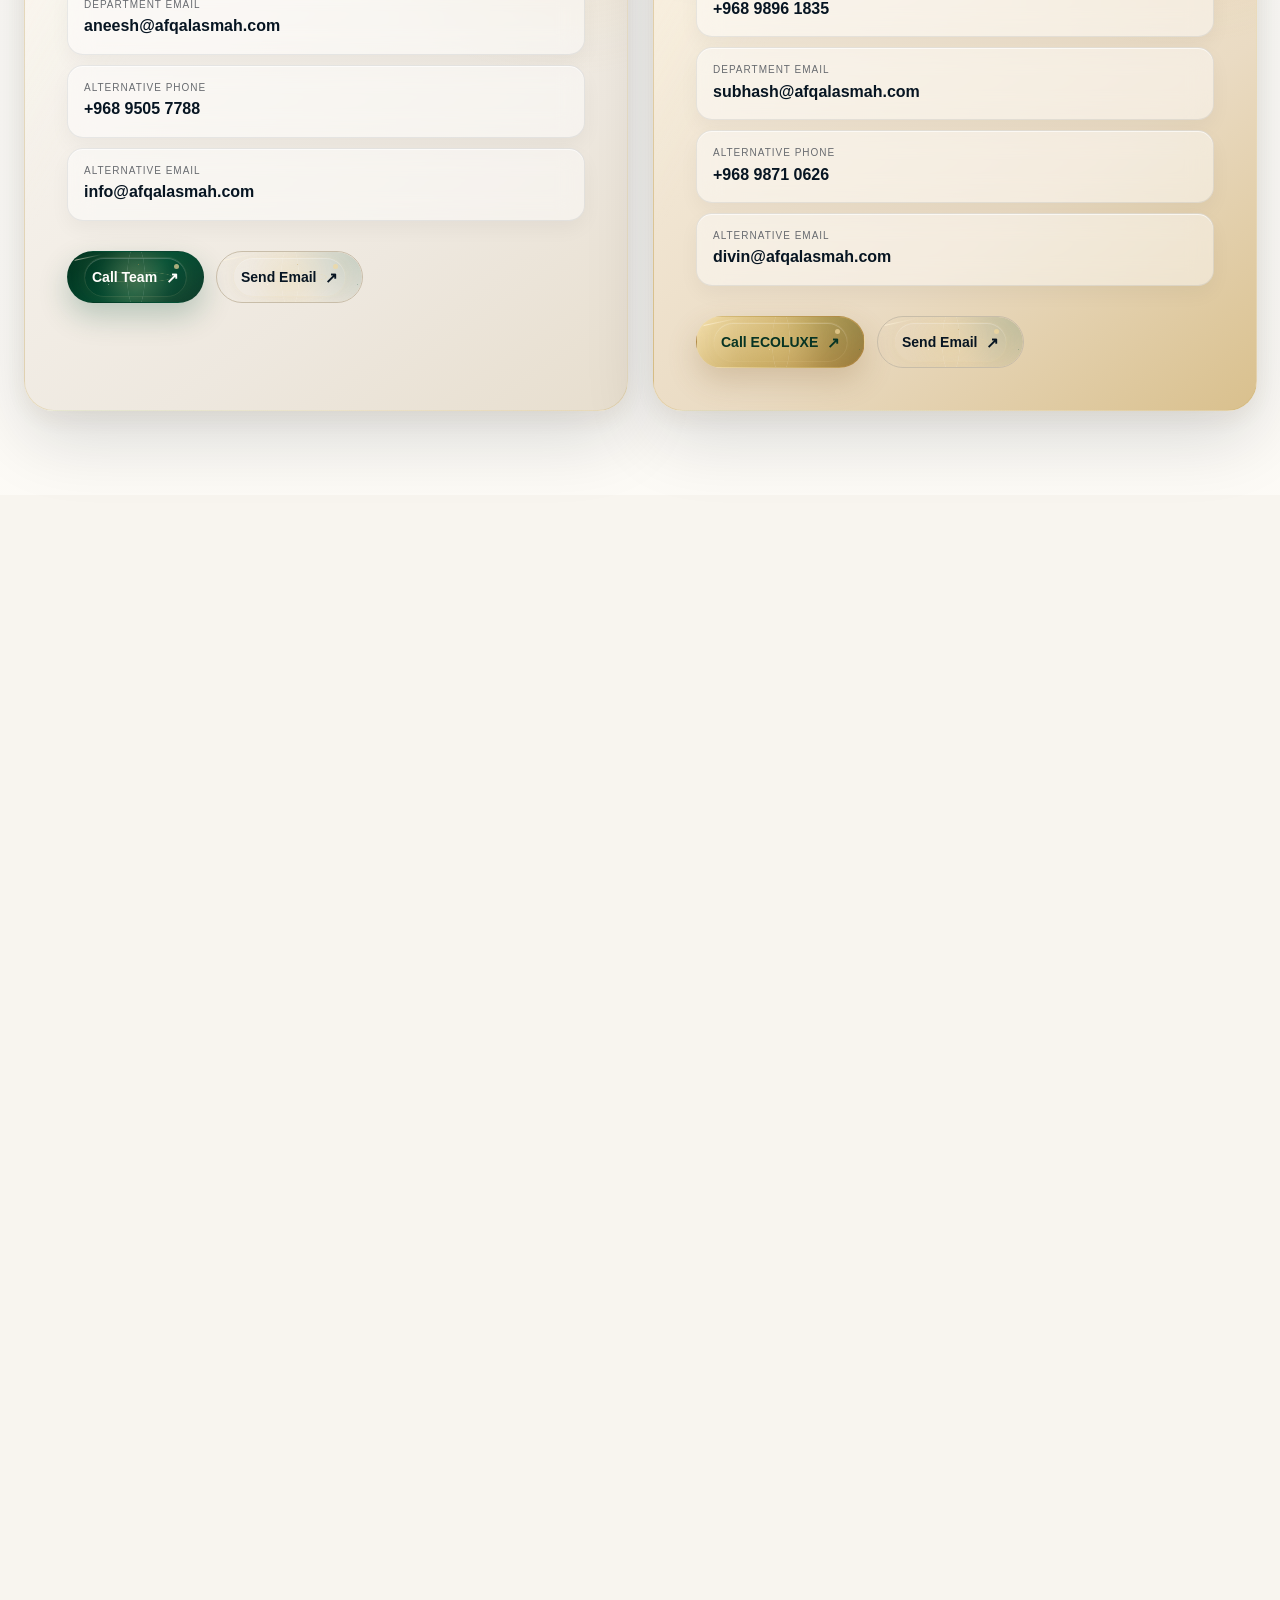
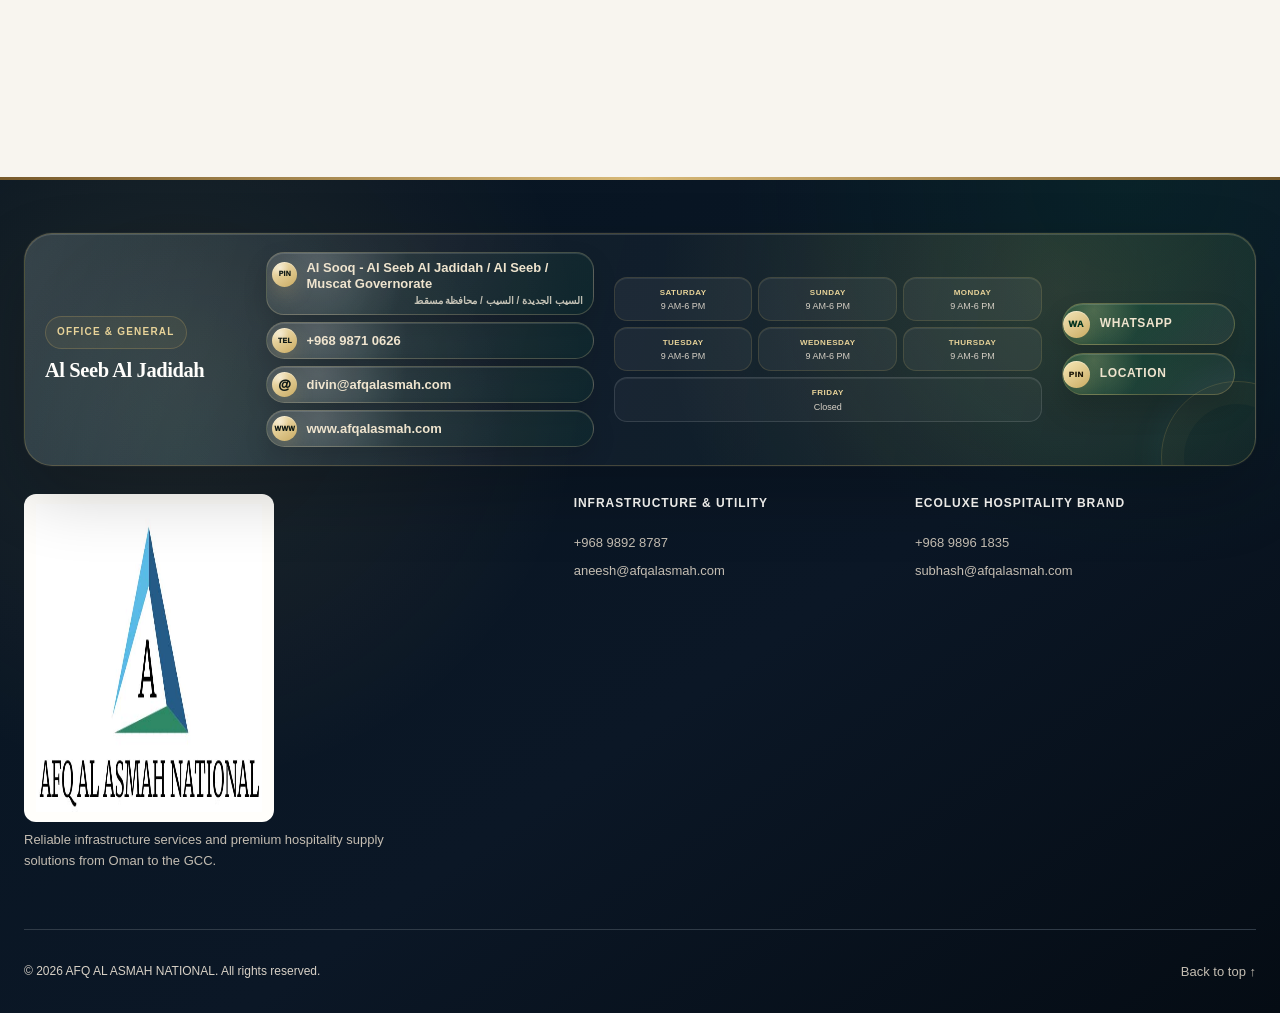
<file: contact.html>
<!doctype html><html lang="en"><head>
<meta charset="utf-8"><meta name="viewport" content="width=device-width,initial-scale=1"><script>document.documentElement.classList.add('js')</script>
<title>AFQ AL ASMAH NATIONAL | Contact Oman Infrastructure & ECOLUXE</title><meta name="description" content="Contact AFQ AL ASMAH NATIONAL in Al Seeb Al Jadidah, Muscat, Oman for water, wastewater, treated water, telecom infrastructure and ECOLUXE hospitality supply enquiries."><meta name="robots" content="index,follow,max-image-preview:large"><meta name="geo.region" content="OM-MA"><meta name="geo.placename" content="Al Seeb Al Jadidah, Muscat Governorate, Oman">
<link rel="icon" href="assets/images/company-favicon.png" sizes="32x32" type="image/png"><link rel="icon" href="assets/images/company-icon.svg" sizes="any" type="image/svg+xml"><link rel="apple-touch-icon" href="assets/images/company-apple-touch.png"><link rel="manifest" href="site.webmanifest"><link rel="preload" href="assets/images/company-icon-192.png" as="image"><link rel="preload" href="assets/images/company-logo.jpg" as="image" fetchpriority="high"><link rel="stylesheet" href="assets/css/styles.css?v=38">
<meta name="theme-color" content="#0b1726"><link rel="canonical" href="https://www.afqalasmah.com/contact.html"><meta property="og:type" content="website"><meta property="og:locale" content="en_OM"><meta property="og:site_name" content="AFQ AL ASMAH NATIONAL"><meta property="og:title" content="AFQ AL ASMAH NATIONAL | Contact Oman Infrastructure & ECOLUXE"><meta property="og:description" content="Reach AFQ AL ASMAH NATIONAL in Al Seeb, Muscat for infrastructure, utility, telecom and ECOLUXE hospitality supply enquiries."><meta property="og:url" content="https://www.afqalasmah.com/contact.html"><meta property="og:image" content="https://www.afqalasmah.com/assets/images/company-logo.jpg"><meta property="og:image:secure_url" content="https://www.afqalasmah.com/assets/images/company-logo.jpg"><meta property="og:image:type" content="image/jpeg"><meta property="og:image:width" content="726"><meta property="og:image:height" content="328"><meta property="og:image:alt" content="AFQ AL ASMAH NATIONAL logo for Oman infrastructure and ECOLUXE hospitality enquiries"><meta name="twitter:card" content="summary_large_image"><meta name="twitter:title" content="AFQ AL ASMAH NATIONAL | Contact Oman Infrastructure & ECOLUXE"><meta name="twitter:description" content="Contact our Oman infrastructure and ECOLUXE hospitality supply teams in Al Seeb Al Jadidah, Muscat."><meta name="twitter:image" content="https://www.afqalasmah.com/assets/images/company-logo.jpg"><meta name="twitter:image:alt" content="AFQ AL ASMAH NATIONAL logo for Oman infrastructure and ECOLUXE hospitality enquiries">
<script type="application/ld+json">{"@context":"https://schema.org","@graph":[{"@type":"Organization","@id":"https://www.afqalasmah.com/#organization","name":"AFQ AL ASMAH NATIONAL","alternateName":"أفق العاصمة الوطنية","url":"https://www.afqalasmah.com/","logo":{"@type":"ImageObject","url":"https://www.afqalasmah.com/assets/images/company-logo.jpg","width":726,"height":328,"caption":"AFQ AL ASMAH NATIONAL company logo"},"email":"divin@afqalasmah.com","telephone":"+96898710626","address":{"@type":"PostalAddress","streetAddress":"Al Sooq - Al Seeb Al Jadidah","addressLocality":"Al Seeb","addressRegion":"Muscat Governorate","addressCountry":"OM"},"hasMap":"https://maps.app.goo.gl/NbKn3wXDEQKGhGbL6?g_st=ic","openingHoursSpecification":{"@type":"OpeningHoursSpecification","dayOfWeek":["Saturday","Sunday","Monday","Tuesday","Wednesday","Thursday"],"opens":"09:00","closes":"18:00"},"contactPoint":[{"@type":"ContactPoint","contactType":"General enquiries","telephone":"+96898710626","email":"divin@afqalasmah.com"},{"@type":"ContactPoint","contactType":"Infrastructure and utility enquiries","telephone":"+96898928787","email":"aneesh@afqalasmah.com"},{"@type":"ContactPoint","contactType":"Hospitality supply enquiries","telephone":["+96898961835","+96898710626"],"email":["subhash@afqalasmah.com","divin@afqalasmah.com"]}]},{"@type":"ContactPage","@id":"https://www.afqalasmah.com/contact.html#webpage","url":"https://www.afqalasmah.com/contact.html","name":"AFQ AL ASMAH NATIONAL | Contact Oman Infrastructure & ECOLUXE","description":"Contact page for AFQ AL ASMAH NATIONAL in Al Seeb Al Jadidah, Muscat, Oman, including infrastructure, utility, telecom and ECOLUXE hospitality supply enquiries.","primaryImageOfPage":{"@type":"ImageObject","url":"https://www.afqalasmah.com/assets/images/company-logo.jpg","width":726,"height":328,"caption":"AFQ AL ASMAH NATIONAL logo for Oman infrastructure and ECOLUXE hospitality contact page"},"about":{"@id":"https://www.afqalasmah.com/#organization"},"inLanguage":"en"}]}</script>
</head><body>
<div class="site-loader" data-site-loader aria-hidden="true"><div class="loader-panel"><div class="loader-emblem"><span class="loader-ring one"></span><span class="loader-ring two"></span><span class="loader-ring three"></span><img class="loader-mark" src="assets/images/company-icon.svg" alt=""></div><span class="loader-name">AFQ AL ASMAH NATIONAL</span><div class="loader-line"><span></span></div><p class="loader-status">Preparing your experience</p></div></div>
<a class="skip-link" href="#main-content">Skip to main content</a>
<header class="site-header" id="top">
  <div class="topbar"><div class="container topbar-inner"><span>Oman-based solutions partner</span><span>Serving clients across Oman and the GCC</span></div></div>
  <div class="container nav-wrap">
    <a class="brand" href="index.html" aria-label="AFQ AL ASMAH NATIONAL home"><img src="assets/images/company-logo.jpg" alt="AFQ AL ASMAH NATIONAL logo - Oman infrastructure and ECOLUXE hospitality company" width="726" height="328" fetchpriority="high" decoding="async"></a>
    <button class="nav-toggle" type="button" aria-label="Open navigation" aria-expanded="false" aria-controls="primary-navigation"><span></span><span></span><span></span></button>
    <nav class="main-nav" id="primary-navigation" aria-label="Primary navigation">
      <a href="index.html">Home</a>
      <a href="about.html">About</a>
      <a href="infrastructure.html">Infrastructure</a>
      <a href="hospitality.html">Hospitality</a>
      <a href="contact.html" class="nav-cta">Contact Us</a>
    </nav>
  </div>
</header>
<main id="main-content">
<section class="page-hero contact-hero"><div class="container"><span class="eyebrow">Contact Details</span><h1>Contact AFQ AL ASMAH NATIONAL Oman<br><em>Infrastructure & ECOLUXE Hospitality Enquiries</em></h1><p>Reach the right team in Al Seeb Al Jadidah, Muscat for quotations, project coordination and premium hospitality supply support across Oman and the GCC.</p></div></section>
<section class="section signature-section contact-signature"><div class="container response-grid"><div class="signature-copy reveal"><span class="eyebrow gold-text">Client Response Desk</span><h2>A cleaner, faster way to reach the right team.</h2><p>Use the direct department links below for infrastructure, utility, telecom and ECOLUXE hospitality enquiries. Email buttons open the visitor's default mailing application with the right address selected.</p></div><div class="response-panel reveal delay-1"><strong>Fast Contact Route</strong><div class="response-actions"><a class="reveal" href="mailto:divin@afqalasmah.com"><span>General Email</span><b>divin@afqalasmah.com</b></a><a class="reveal" href="tel:+96898961835"><span>Hospitality</span><b>+968 9896 1835</b></a><a class="reveal" href="tel:+96898928787"><span>Infrastructure</span><b>+968 9892 8787</b></a></div></div></div></section>
<section class="section"><div class="container contact-dept-grid">
<article class="contact-dept infra-contact reveal"><span class="dept-label">Infrastructure & Utility</span><h2>Projects, tenders and site works</h2><p>Water infrastructure, sewage, treated water, chambers, civil utilities, fiber optic and telecommunications.</p><div class="contact-lines"><a href="tel:+96898928787"><small>Phone</small><strong>+968 9892 8787</strong></a><a href="mailto:aneesh@afqalasmah.com"><small>Department email</small><strong>aneesh@afqalasmah.com</strong></a><a href="tel:+96895057788"><small>Alternative phone</small><strong>+968 9505 7788</strong></a><a href="mailto:info@afqalasmah.com"><small>Alternative email</small><strong>info@afqalasmah.com</strong></a></div><div class="contact-buttons"><a class="btn primary" href="tel:+96898928787">Call Team</a><a class="btn outline" href="mailto:aneesh@afqalasmah.com?subject=Infrastructure%20Enquiry">Send Email</a></div></article>
<article class="contact-dept hosp-contact reveal delay-1"><span class="dept-label">ECOLUXE by AFQ AL ASMAH NATIONAL</span><h2>Hotel supplies and customized amenities</h2><p>ECOLUXE is the hospitality brand of AFQ AL ASMAH NATIONAL for guest amenities, linen, OS&E, housekeeping supplies and customized hospitality programmes.</p><div class="contact-lines"><a href="tel:+96898961835"><small>Phone</small><strong>+968 9896 1835</strong></a><a href="mailto:subhash@afqalasmah.com"><small>Department email</small><strong>subhash@afqalasmah.com</strong></a><a href="tel:+96898710626"><small>Alternative phone</small><strong>+968 9871 0626</strong></a><a href="mailto:divin@afqalasmah.com"><small>Alternative email</small><strong>divin@afqalasmah.com</strong></a></div><div class="contact-buttons"><a class="btn gold-btn" href="tel:+96898961835">Call ECOLUXE</a><a class="btn outline" href="mailto:subhash@afqalasmah.com?subject=Hospitality%20Supply%20Enquiry">Send Email</a></div></article>
</div></section>
<section class="section muted"><div class="container office-grid"><div class="office-card reveal"><span class="eyebrow">Office & General Enquiries</span><h2>AFQ AL ASMAH NATIONAL - Al Sooq, Al Seeb Al Jadidah</h2><p>Al Seeb / Muscat Governorate, Sultanate of Oman</p><p class="office-arabic-address" lang="ar" dir="rtl">السيب الجديدة / السيب / محافظة مسقط</p><div class="contact-lines office-contact-lines"><a href="tel:+96898710626"><small>General phone</small><strong>+968 9871 0626</strong></a><a href="mailto:divin@afqalasmah.com"><small>General email</small><strong>divin@afqalasmah.com</strong></a><a href="https://www.afqalasmah.com"><small>Website</small><strong>www.afqalasmah.com</strong></a><div class="office-hours premium-hours"><small>Business hours</small><div class="hours-grid"><span><b>Saturday</b><strong>9:00 AM-6:00 PM</strong></span><span><b>Sunday</b><strong>9:00 AM-6:00 PM</strong></span><span><b>Monday</b><strong>9:00 AM-6:00 PM</strong></span><span><b>Tuesday</b><strong>9:00 AM-6:00 PM</strong></span><span><b>Wednesday</b><strong>9:00 AM-6:00 PM</strong></span><span><b>Thursday</b><strong>9:00 AM-6:00 PM</strong></span><span class="closed"><b>Friday</b><strong>Closed</strong></span></div></div></div><a class="text-link" href="https://maps.app.goo.gl/NbKn3wXDEQKGhGbL6?g_st=ic" target="_blank" rel="noopener">Open office in Google Maps →</a></div><div class="quick-enquiry reveal delay-1"><span class="eyebrow">Quick Enquiry</span><h2>Prepare an email in one click.</h2><form id="enquiry-form"><label class="full-field">Department<select id="department" required><option value="infrastructure">Infrastructure & Utility</option><option value="hospitality">ECOLUXE Hospitality Brand</option></select></label><label>Your name<input id="enquiry-name" type="text" autocomplete="name" placeholder="Name / Company" required></label><label>Email address<input id="enquiry-email" type="email" autocomplete="email" placeholder="name@company.com" required></label><label class="full-field">Phone number <span class="optional">(optional)</span><input id="enquiry-phone" type="tel" autocomplete="tel" placeholder="+968"></label><label class="full-field">Requirement<textarea id="enquiry-message" rows="4" placeholder="Briefly describe your requirement" required></textarea></label><button class="btn primary" type="submit">Open Email Draft</button><p class="form-note">This website opens your default email application; no personal data is stored.</p></form></div></div></section>
</main>
<footer class="site-footer">
  <div class="container footer-grid">
    <div class="footer-brand"><img src="assets/images/company-logo.jpg" alt="AFQ AL ASMAH NATIONAL logo - infrastructure and hospitality supply company in Oman" width="726" height="328" loading="lazy" decoding="async"><p>Reliable infrastructure services and premium hospitality supply solutions from Oman to the GCC.</p></div>
    <div><h3>Infrastructure & Utility</h3><a href="tel:+96898928787">+968 9892 8787</a><a href="mailto:aneesh@afqalasmah.com">aneesh@afqalasmah.com</a></div>
    <div><h3>ECOLUXE Hospitality Brand</h3><a href="tel:+96898961835">+968 9896 1835</a><a href="mailto:subhash@afqalasmah.com">subhash@afqalasmah.com</a></div>
    <div class="footer-office-card"><div class="footer-office-title"><span class="footer-office-label">Office & General</span><h3>Al Seeb Al Jadidah</h3></div><div class="footer-office-contact"><a class="office-chip office-location" href="https://maps.app.goo.gl/NbKn3wXDEQKGhGbL6?g_st=ic" target="_blank" rel="noopener"><span>Al Sooq - Al Seeb Al Jadidah / Al Seeb / Muscat Governorate</span> <small lang="ar" dir="rtl">السيب الجديدة / السيب / محافظة مسقط</small></a><a class="office-chip office-phone" href="tel:+96898710626">+968 9871 0626</a><a class="office-chip office-email" href="mailto:divin@afqalasmah.com">divin@afqalasmah.com</a><a class="office-chip office-website" href="https://www.afqalasmah.com">www.afqalasmah.com</a></div><div class="footer-hours-strip" aria-label="Business hours"><span><b>Saturday</b><small>9 AM-6 PM</small></span><span><b>Sunday</b><small>9 AM-6 PM</small></span><span><b>Monday</b><small>9 AM-6 PM</small></span><span><b>Tuesday</b><small>9 AM-6 PM</small></span><span><b>Wednesday</b><small>9 AM-6 PM</small></span><span><b>Thursday</b><small>9 AM-6 PM</small></span><span class="closed"><b>Friday</b><small>Closed</small></span></div><div class="footer-actions"><a class="office-action office-whatsapp" href="https://wa.me/96898710626" data-whatsapp="96898710626">WhatsApp</a><a class="office-action office-map" href="https://maps.app.goo.gl/NbKn3wXDEQKGhGbL6?g_st=ic" target="_blank" rel="noopener">Location</a></div></div>
  </div>
  <div class="container footer-bottom"><span>© <span data-year></span> AFQ AL ASMAH NATIONAL. All rights reserved.</span><a href="#top" data-back-to-top>Back to top ↑</a></div>
</footer>
<script src="assets/js/main.js?v=34"></script></body></html>
</file>
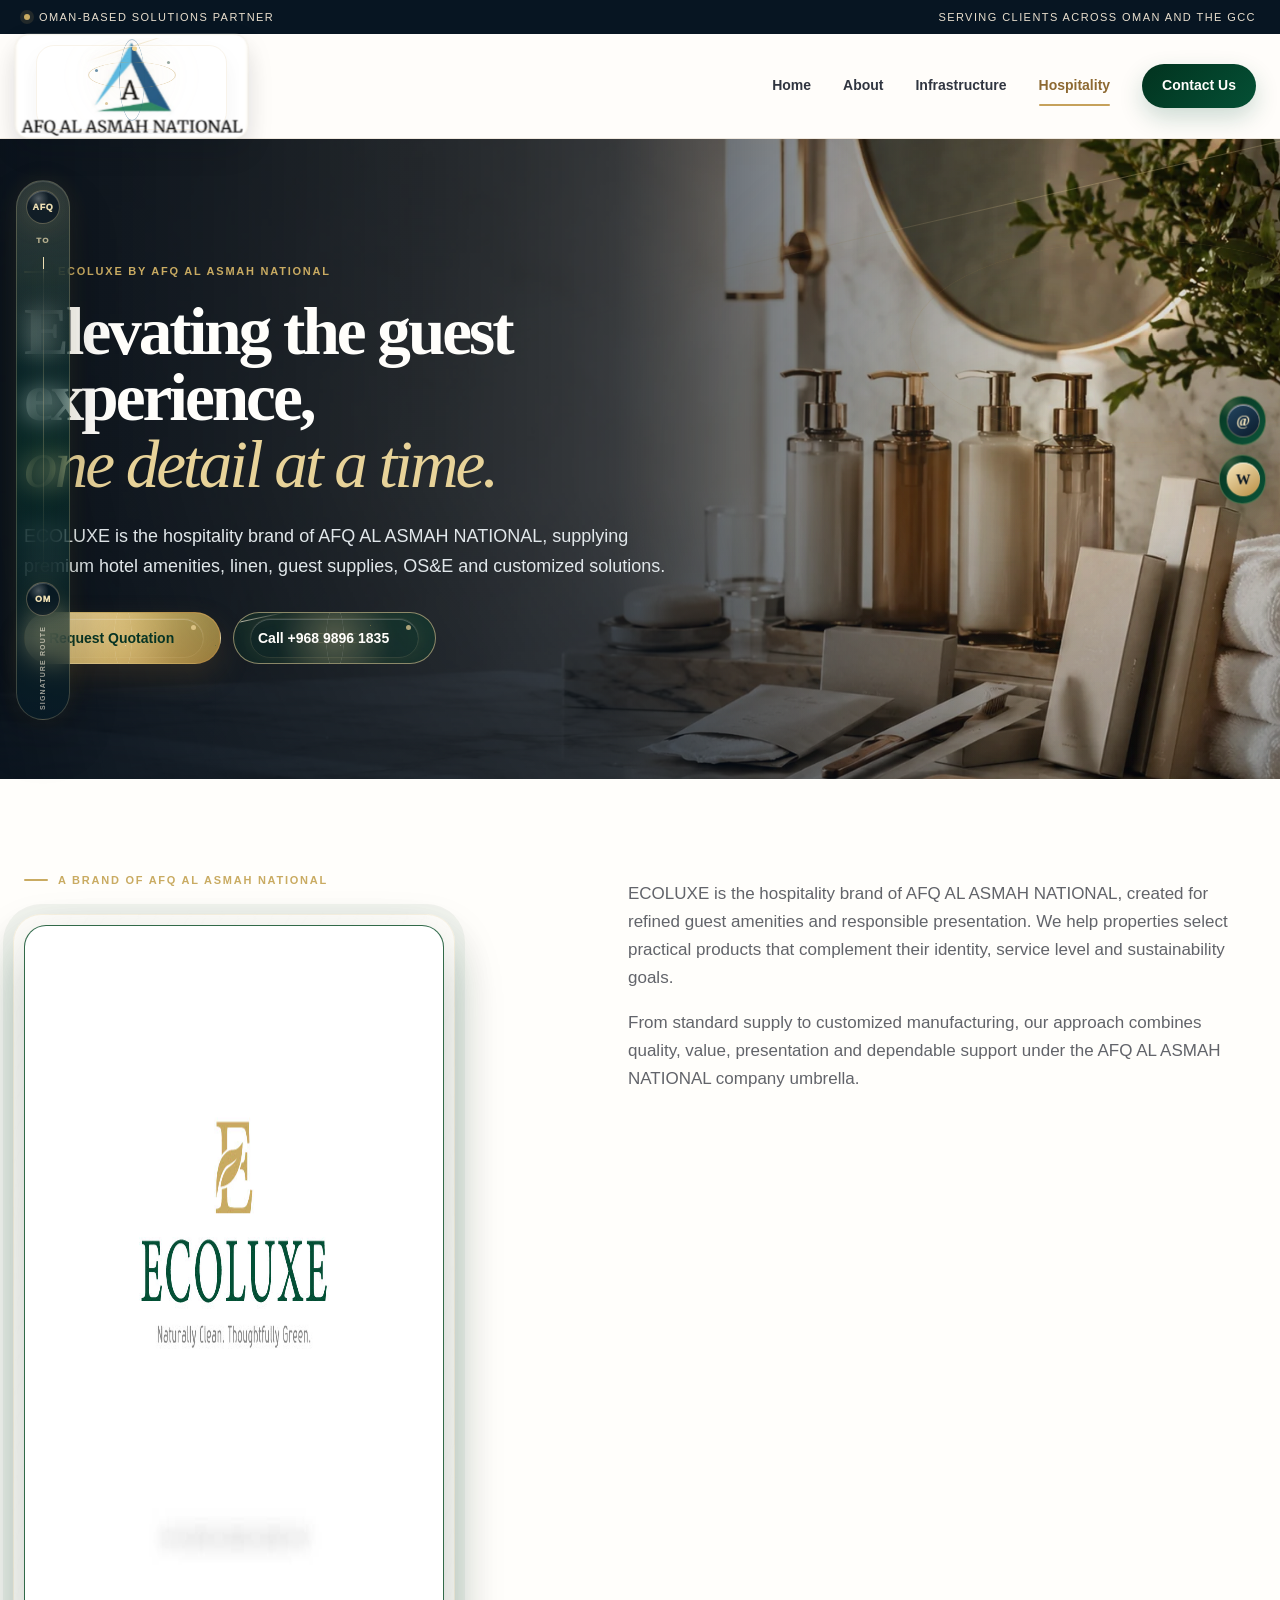
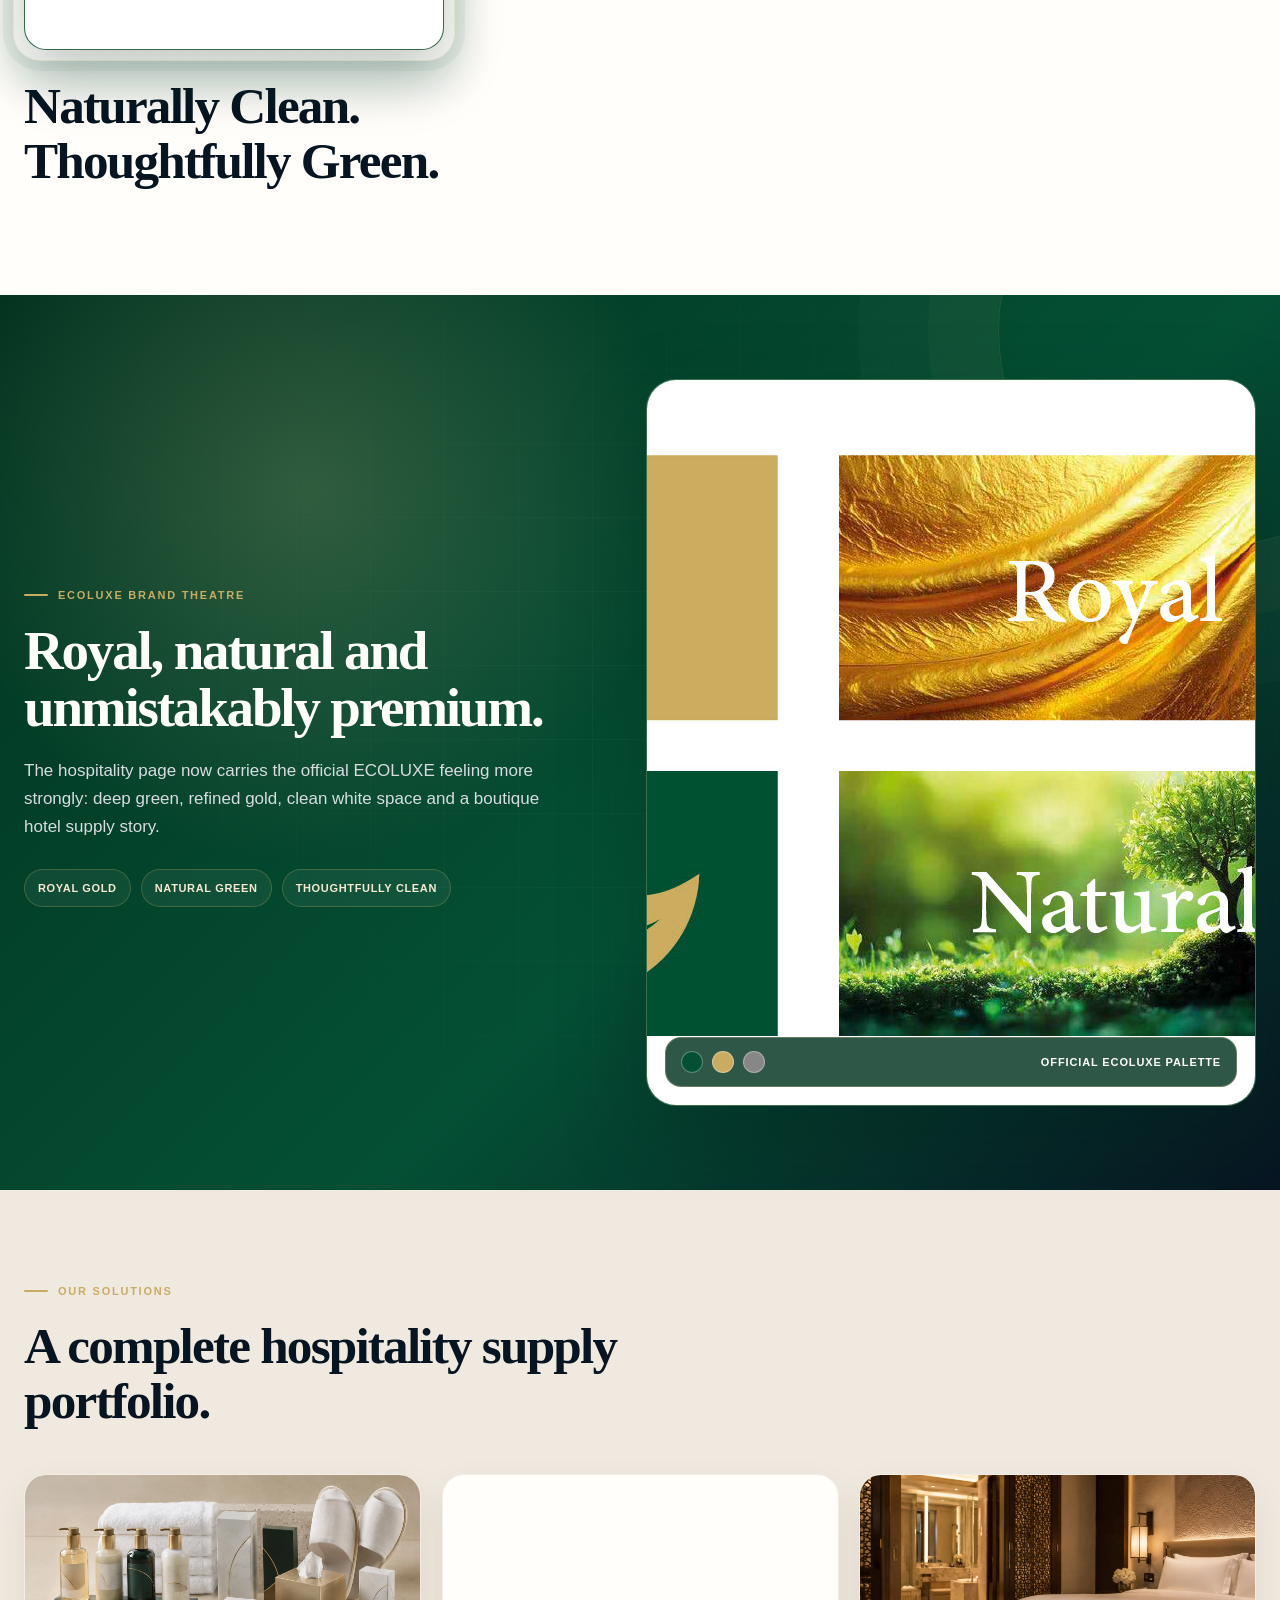
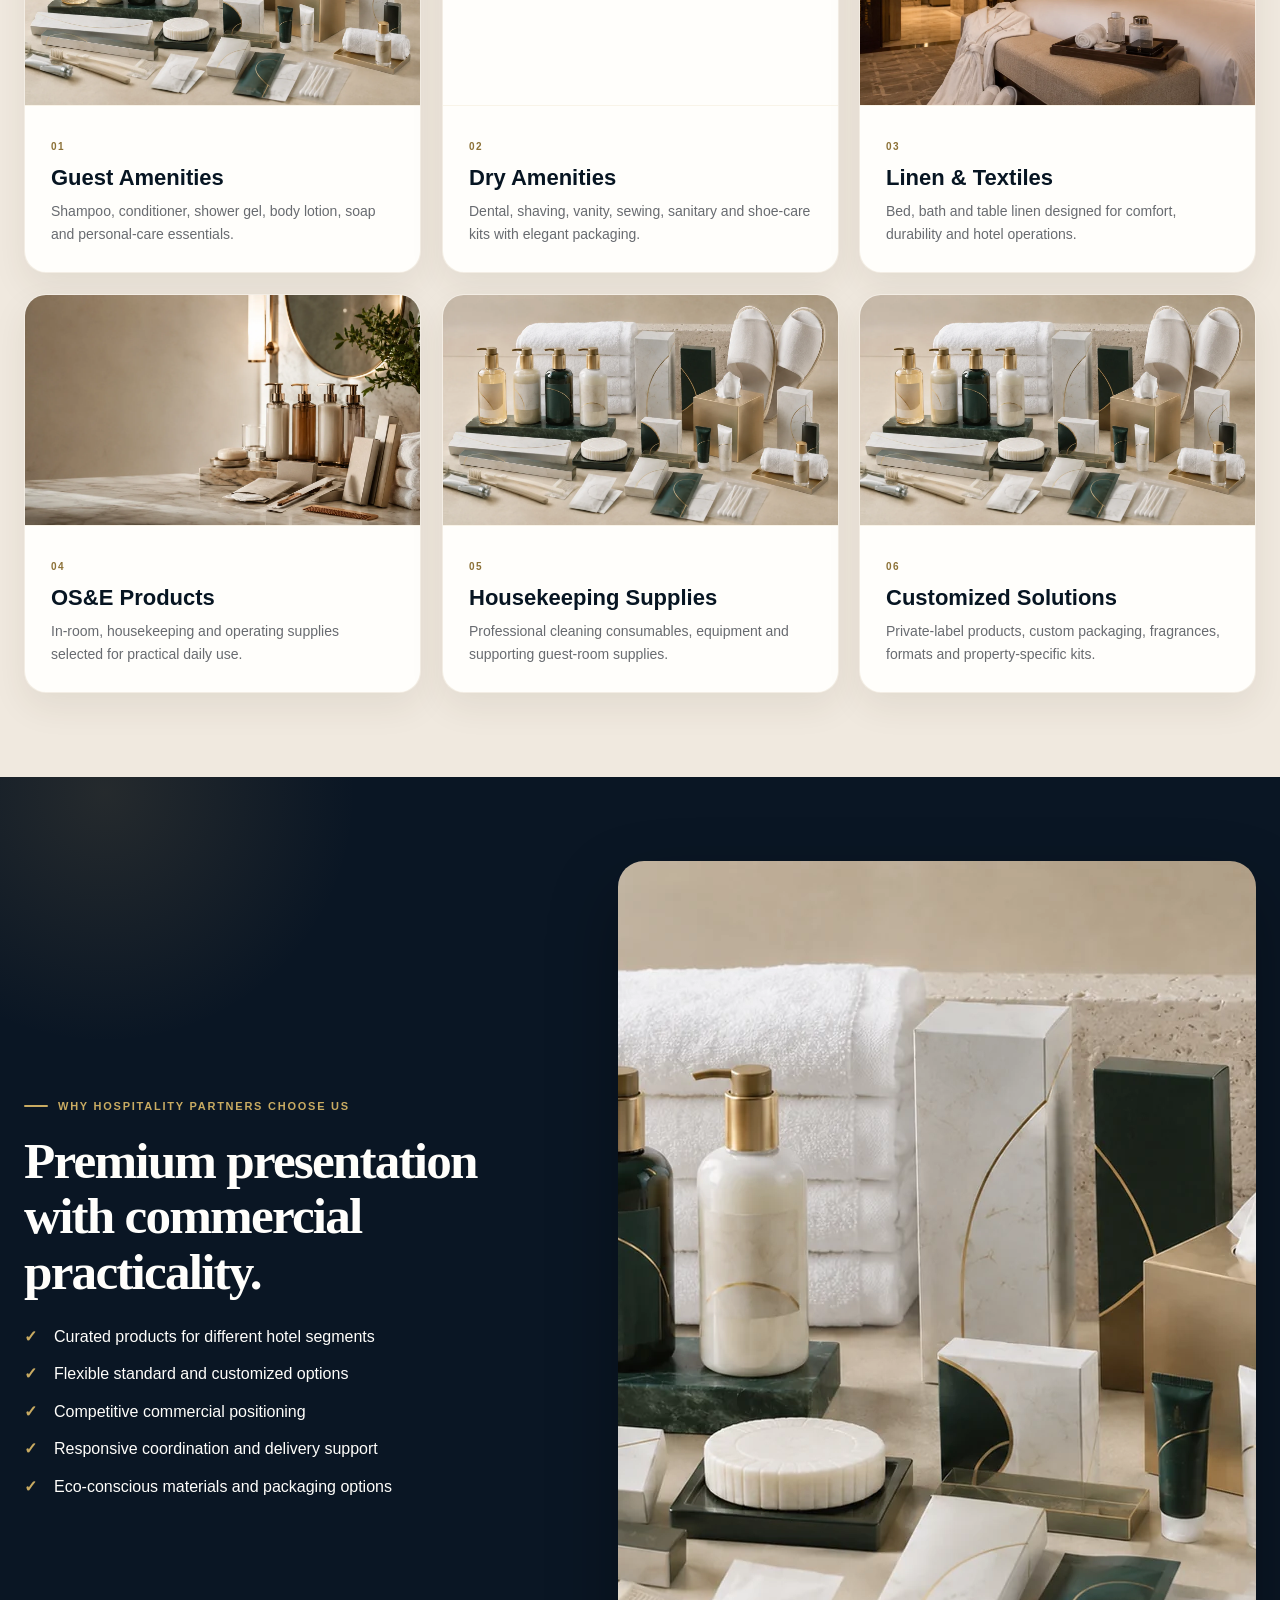
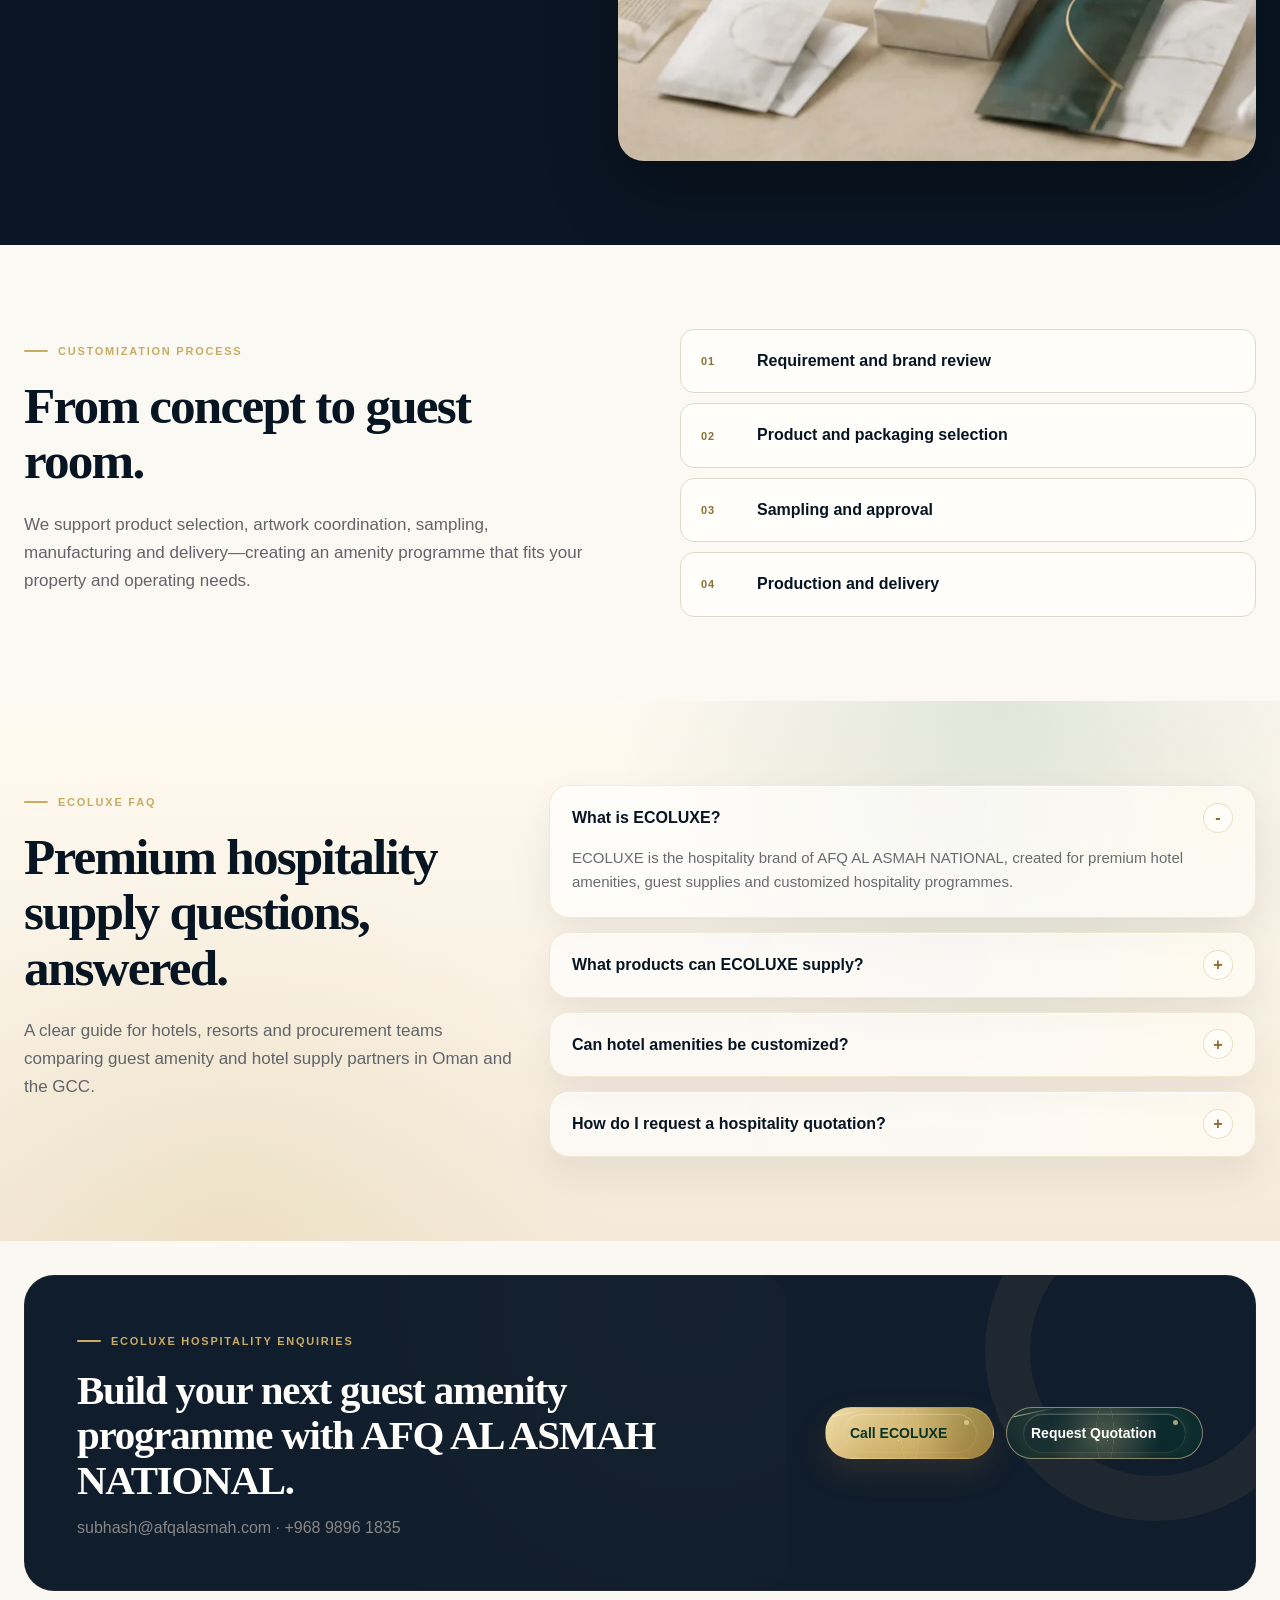
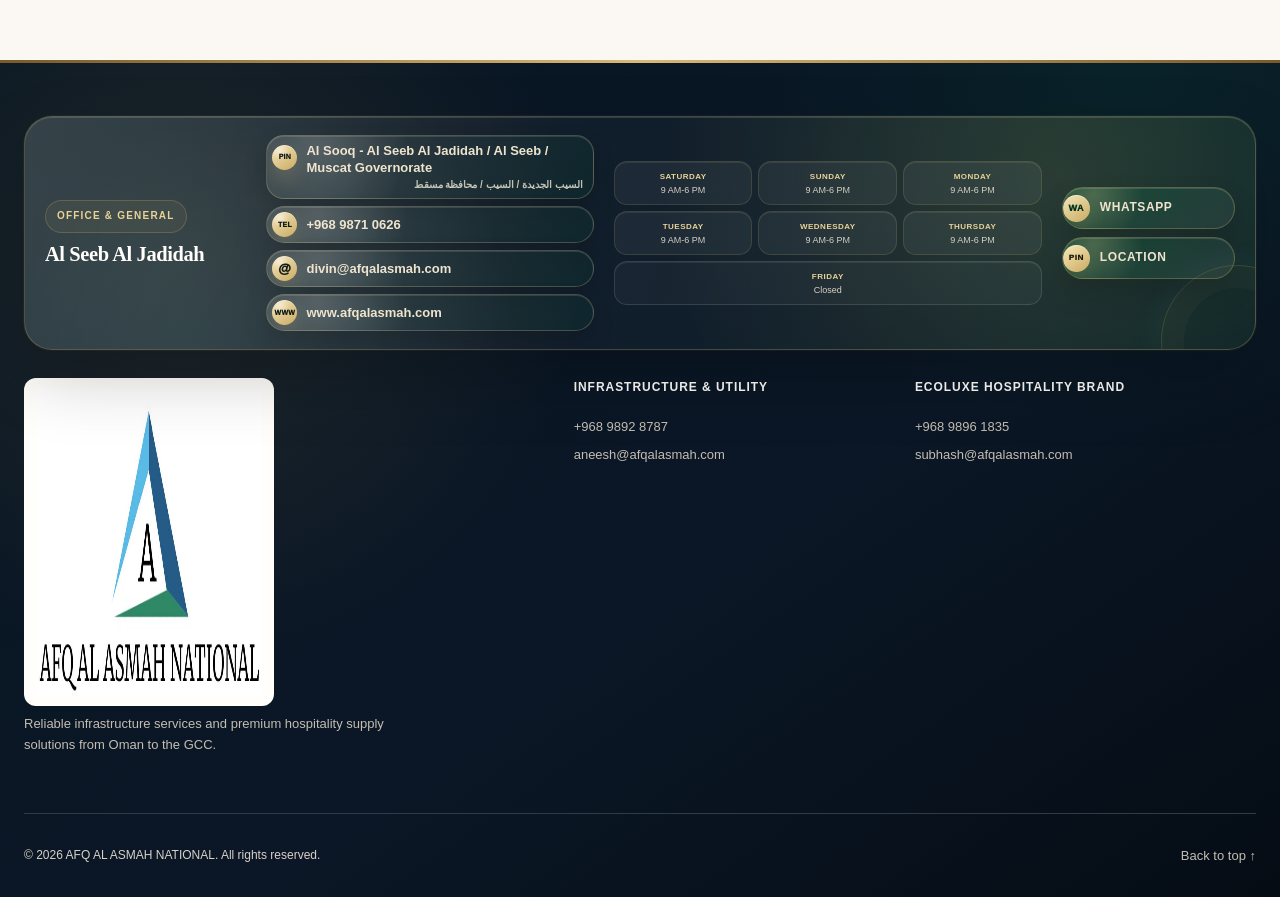
<file: hospitality.html>
<!doctype html><html lang="en"><head>
<meta charset="utf-8"><meta name="viewport" content="width=device-width,initial-scale=1"><script>document.documentElement.classList.add('js')</script>
<title>AFQ AL ASMAH NATIONAL | ECOLUXE Hotel Amenities Oman</title><meta name="description" content="ECOLUXE is the hospitality brand of AFQ AL ASMAH NATIONAL, supplying premium hotel amenities, guest supplies, linen, OS&E and customized programmes across Oman and the GCC."><meta name="robots" content="index,follow,max-image-preview:large">
<link rel="icon" href="assets/images/company-favicon.png" sizes="32x32" type="image/png"><link rel="icon" href="assets/images/company-icon.svg" sizes="any" type="image/svg+xml"><link rel="apple-touch-icon" href="assets/images/company-apple-touch.png"><link rel="manifest" href="site.webmanifest"><link rel="preload" href="assets/images/company-icon-192.png" as="image"><link rel="preload" href="assets/images/company-logo.jpg" as="image" fetchpriority="high"><link rel="preload" href="assets/images/hospitality-hero.webp" as="image" fetchpriority="high"><link rel="stylesheet" href="assets/css/styles.css?v=38">
<meta name="theme-color" content="#045035"><link rel="canonical" href="https://www.afqalasmah.com/hospitality.html"><meta property="og:type" content="website"><meta property="og:locale" content="en_OM"><meta property="og:site_name" content="AFQ AL ASMAH NATIONAL"><meta property="og:title" content="AFQ AL ASMAH NATIONAL | ECOLUXE Hotel Amenities Oman"><meta property="og:description" content="ECOLUXE is the hospitality brand of AFQ AL ASMAH NATIONAL for premium guest amenities, linen, OS&E and customized hotel supply programmes."><meta property="og:url" content="https://www.afqalasmah.com/hospitality.html"><meta property="og:image" content="https://www.afqalasmah.com/assets/images/ecoluxe-og.jpg"><meta property="og:image:secure_url" content="https://www.afqalasmah.com/assets/images/ecoluxe-og.jpg"><meta property="og:image:type" content="image/jpeg"><meta property="og:image:width" content="1200"><meta property="og:image:height" content="630"><meta property="og:image:alt" content="ECOLUXE Naturally Clean Thoughtfully Green hospitality brand of AFQ AL ASMAH NATIONAL"><meta name="twitter:card" content="summary_large_image"><meta name="twitter:title" content="AFQ AL ASMAH NATIONAL | ECOLUXE Hotel Amenities Oman"><meta name="twitter:description" content="ECOLUXE is the hospitality brand of AFQ AL ASMAH NATIONAL for premium hotel amenities and customized supply programmes."><meta name="twitter:image" content="https://www.afqalasmah.com/assets/images/ecoluxe-og.jpg"><meta name="twitter:image:alt" content="ECOLUXE Naturally Clean Thoughtfully Green hospitality brand of AFQ AL ASMAH NATIONAL">
<script type="application/ld+json">{"@context":"https://schema.org","@graph":[{"@type":"Organization","@id":"https://www.afqalasmah.com/#organization","name":"AFQ AL ASMAH NATIONAL","alternateName":"أفق العاصمة الوطنية","url":"https://www.afqalasmah.com/","logo":{"@type":"ImageObject","url":"https://www.afqalasmah.com/assets/images/company-logo.jpg","width":726,"height":328,"caption":"AFQ AL ASMAH NATIONAL company logo"},"email":"divin@afqalasmah.com","telephone":"+96898710626","address":{"@type":"PostalAddress","streetAddress":"Al Sooq - Al Seeb Al Jadidah","addressLocality":"Al Seeb","addressRegion":"Muscat Governorate","addressCountry":"OM"},"contactPoint":{"@type":"ContactPoint","contactType":"Hospitality supply enquiries","telephone":"+96898961835","email":"subhash@afqalasmah.com"}},{"@type":"Brand","@id":"https://www.afqalasmah.com/hospitality.html#ecoluxe","name":"ECOLUXE","slogan":"Naturally Clean. Thoughtfully Green.","description":"ECOLUXE is the hospitality brand of AFQ AL ASMAH NATIONAL.","logo":{"@type":"ImageObject","url":"https://www.afqalasmah.com/assets/images/ecoluxe-logo.jpg","width":1024,"height":725,"caption":"ECOLUXE Naturally Clean. Thoughtfully Green. logo"},"image":{"@type":"ImageObject","url":"https://www.afqalasmah.com/assets/images/ecoluxe-og.jpg","width":1200,"height":630,"caption":"ECOLUXE hospitality brand social image"},"parentOrganization":{"@id":"https://www.afqalasmah.com/#organization"}},{"@type":"Service","@id":"https://www.afqalasmah.com/hospitality.html#service","name":"ECOLUXE Hotel Amenities and Hospitality Supplies","serviceType":"Guest amenities, linen, OS&E, housekeeping supplies and customized hospitality programmes","brand":{"@id":"https://www.afqalasmah.com/hospitality.html#ecoluxe"},"provider":{"@id":"https://www.afqalasmah.com/#organization"},"areaServed":[{"@type":"Country","name":"Oman"},{"@type":"AdministrativeArea","name":"Gulf Cooperation Council"}],"url":"https://www.afqalasmah.com/hospitality.html","image":{"@type":"ImageObject","url":"https://www.afqalasmah.com/assets/images/ecoluxe-og.jpg","width":1200,"height":630,"caption":"ECOLUXE Naturally Clean Thoughtfully Green hospitality brand of AFQ AL ASMAH NATIONAL"},"description":"ECOLUXE, the hospitality brand of AFQ AL ASMAH NATIONAL, supplies premium liquid and dry guest amenities, hotel linen, OS&E, housekeeping supplies and customized branded hospitality products."},{"@type":"WebPage","@id":"https://www.afqalasmah.com/hospitality.html#webpage","url":"https://www.afqalasmah.com/hospitality.html","name":"AFQ AL ASMAH NATIONAL | ECOLUXE Hotel Amenities Oman","about":{"@id":"https://www.afqalasmah.com/hospitality.html#service"},"primaryImageOfPage":{"@type":"ImageObject","url":"https://www.afqalasmah.com/assets/images/ecoluxe-og.jpg","width":1200,"height":630,"caption":"ECOLUXE Naturally Clean Thoughtfully Green hospitality brand of AFQ AL ASMAH NATIONAL"},"inLanguage":"en"}]}</script>
<script type="application/ld+json">{"@context":"https://schema.org","@type":"FAQPage","@id":"https://www.afqalasmah.com/hospitality.html#faq","mainEntity":[{"@type":"Question","name":"What is ECOLUXE?","acceptedAnswer":{"@type":"Answer","text":"ECOLUXE is the hospitality brand of AFQ AL ASMAH NATIONAL, created for premium hotel amenities, guest supplies and customized hospitality programmes."}},{"@type":"Question","name":"What products can ECOLUXE supply?","acceptedAnswer":{"@type":"Answer","text":"ECOLUXE supports guest amenities, dry amenity kits, linen and textiles, OS&E products, housekeeping supplies and customized hotel supply requirements."}},{"@type":"Question","name":"Can hotel amenities be customized?","acceptedAnswer":{"@type":"Answer","text":"Yes. ECOLUXE can support private-label products, custom packaging, fragrance choices, product formats and property-specific amenity kits."}},{"@type":"Question","name":"How do I request a hospitality quotation?","acceptedAnswer":{"@type":"Answer","text":"Use the Request Quotation button or contact the ECOLUXE hospitality team at subhash@afqalasmah.com or +968 9896 1835."}}]}</script>
</head><body>
<div class="site-loader" data-site-loader aria-hidden="true"><div class="loader-panel"><div class="loader-emblem"><span class="loader-ring one"></span><span class="loader-ring two"></span><span class="loader-ring three"></span><img class="loader-mark" src="assets/images/company-icon.svg" alt=""></div><span class="loader-name">AFQ AL ASMAH NATIONAL</span><div class="loader-line"><span></span></div><p class="loader-status">Preparing your experience</p></div></div>
<a class="skip-link" href="#main-content">Skip to main content</a>
<header class="site-header" id="top">
  <div class="topbar"><div class="container topbar-inner"><span>Oman-based solutions partner</span><span>Serving clients across Oman and the GCC</span></div></div>
  <div class="container nav-wrap">
    <a class="brand" href="index.html" aria-label="AFQ AL ASMAH NATIONAL home"><img src="assets/images/company-logo.jpg" alt="AFQ AL ASMAH NATIONAL logo - Oman infrastructure and ECOLUXE hospitality company" width="726" height="328" fetchpriority="high" decoding="async"></a>
    <button class="nav-toggle" type="button" aria-label="Open navigation" aria-expanded="false" aria-controls="primary-navigation"><span></span><span></span><span></span></button>
    <nav class="main-nav" id="primary-navigation" aria-label="Primary navigation">
      <a href="index.html">Home</a>
      <a href="about.html">About</a>
      <a href="infrastructure.html">Infrastructure</a>
      <a href="hospitality.html">Hospitality</a>
      <a href="contact.html" class="nav-cta">Contact Us</a>
    </nav>
  </div>
</header>
<main id="main-content">
<section class="hospitality-hero"><img src="assets/images/hospitality-hero.webp" alt="ECOLUXE premium hotel amenities and hospitality supplies in Oman" width="1600" height="900" fetchpriority="high" decoding="async"><div class="overlay"></div><div class="container hospitality-hero-copy"><span class="eyebrow gold-text">ECOLUXE by AFQ AL ASMAH NATIONAL</span><h1>Elevating the guest experience,<br><em>one detail at a time.</em></h1><p>ECOLUXE is the hospitality brand of AFQ AL ASMAH NATIONAL, supplying premium hotel amenities, linen, guest supplies, OS&E and customized solutions.</p><div class="hero-actions"><a class="btn gold-btn" href="contact.html?department=hospitality&request=quotation#enquiry-form">Request Quotation</a><a class="btn glass-btn" href="tel:+96898961835">Call +968 9896 1835</a></div></div></section>
<section class="section ecoluxe-intro"><div class="container split"><div class="section-copy reveal ecoluxe-brand-block"><span class="eyebrow gold-text">A brand of AFQ AL ASMAH NATIONAL</span><figure class="ecoluxe-logo-card ecoluxe-logo-rotator"><img src="assets/images/ecoluxe-rotate-white-shadow.jpg" alt="ECOLUXE logo - Naturally Clean. Thoughtfully Green. hospitality brand of AFQ AL ASMAH NATIONAL" width="1024" height="725" loading="lazy" decoding="async" data-logo-slides="assets/images/ecoluxe-rotate-white-shadow.jpg|assets/images/ecoluxe-rotate-green-gold.jpg|assets/images/ecoluxe-rotate-variants.jpg" data-logo-interval="4300"></figure><h2>Naturally Clean.<br>Thoughtfully Green.</h2></div><div class="section-copy reveal delay-1"><p>ECOLUXE is the hospitality brand of AFQ AL ASMAH NATIONAL, created for refined guest amenities and responsible presentation. We help properties select practical products that complement their identity, service level and sustainability goals.</p><p>From standard supply to customized manufacturing, our approach combines quality, value, presentation and dependable support under the AFQ AL ASMAH NATIONAL company umbrella.</p></div></div></section>
<section class="section signature-section ecoluxe-signature"><div class="container signature-grid"><div class="signature-copy reveal"><span class="eyebrow gold-text">ECOLUXE Brand Theatre</span><h2>Royal, natural and unmistakably premium.</h2><p>The hospitality page now carries the official ECOLUXE feeling more strongly: deep green, refined gold, clean white space and a boutique hotel supply story.</p><div class="signature-pills"><span>Royal gold</span><span>Natural green</span><span>Thoughtfully clean</span></div></div><figure class="brand-moodboard reveal delay-1"><img src="assets/images/ecoluxe-brand-moodboard.jpg" alt="ECOLUXE royal gold and natural green hospitality brand moodboard" width="1024" height="725" loading="lazy" decoding="async"><figcaption><span style="background:#045035"></span><span style="background:#c9ab62"></span><span style="background:#878787"></span><strong>Official ECOLUXE palette</strong></figcaption></figure></div></section>
<section class="section warm-section"><div class="container"><div class="section-head reveal"><span class="eyebrow gold-text">Our Solutions</span><h2>A complete hospitality supply portfolio.</h2></div><div class="hospitality-grid">
<article id="amenities" class="hospitality-card reveal"><div class="h-card-image"><img src="assets/images/amenities.webp" alt="ECOLUXE hotel guest amenities for hospitality properties in Oman" width="1600" height="900" loading="lazy" decoding="async"></div><div><span>01</span><h3>Guest Amenities</h3><p>Shampoo, conditioner, shower gel, body lotion, soap and personal-care essentials.</p></div></article>
<article class="hospitality-card reveal delay-1"><div class="h-card-image"><img src="assets/images/bathroom.webp" alt="Premium hotel bathroom amenity display by ECOLUXE" width="1600" height="900" loading="lazy" decoding="async"></div><div><span>02</span><h3>Dry Amenities</h3><p>Dental, shaving, vanity, sewing, sanitary and shoe-care kits with elegant packaging.</p></div></article>
<article id="linen" class="hospitality-card reveal delay-2"><div class="h-card-image"><img src="assets/images/hotel-room.webp" alt="Luxury hotel room linen and textile supply by ECOLUXE" width="1600" height="900" loading="lazy" decoding="async"></div><div><span>03</span><h3>Linen & Textiles</h3><p>Bed, bath and table linen designed for comfort, durability and hotel operations.</p></div></article>
<article class="hospitality-card reveal"><div class="h-card-image"><img src="assets/images/hospitality-hero.webp" alt="Hospitality OS&E products and guest room supplies by ECOLUXE" width="1600" height="900" loading="lazy" decoding="async"></div><div><span>04</span><h3>OS&E Products</h3><p>In-room, housekeeping and operating supplies selected for practical daily use.</p></div></article>
<article class="hospitality-card reveal delay-1"><div class="h-card-image"><img src="assets/images/amenities.webp" alt="Custom branded hospitality amenities and housekeeping supplies by ECOLUXE" width="1600" height="900" loading="lazy" decoding="async"></div><div><span>05</span><h3>Housekeeping Supplies</h3><p>Professional cleaning consumables, equipment and supporting guest-room supplies.</p></div></article>
<article id="custom" class="hospitality-card reveal delay-2"><div class="h-card-image"><img src="assets/images/amenities.webp" alt="Customized hotel amenities and private label guest supply solutions by ECOLUXE" width="1600" height="900" loading="lazy" decoding="async"></div><div><span>06</span><h3>Customized Solutions</h3><p>Private-label products, custom packaging, fragrances, formats and property-specific kits.</p></div></article>
</div></div></section>
<section class="section luxury-band"><div class="container luxury-grid"><div class="reveal"><span class="eyebrow gold-text">Why Hospitality Partners Choose Us</span><h2>Premium presentation with commercial practicality.</h2><ul class="check-list gold-check"><li>Curated products for different hotel segments</li><li>Flexible standard and customized options</li><li>Competitive commercial positioning</li><li>Responsive coordination and delivery support</li><li>Eco-conscious materials and packaging options</li></ul></div><div class="luxury-image reveal delay-1"><img src="assets/images/amenities.webp" alt="Luxury hotel amenity collection from ECOLUXE hospitality supplies" width="1600" height="900" loading="lazy" decoding="async"></div></div></section>
<section class="section"><div class="container process-grid"><div class="section-copy reveal"><span class="eyebrow gold-text">Customization Process</span><h2>From concept to guest room.</h2><p>We support product selection, artwork coordination, sampling, manufacturing and delivery—creating an amenity programme that fits your property and operating needs.</p></div><ol class="process-list gold-process reveal delay-1"><li><span>01</span>Requirement and brand review</li><li><span>02</span>Product and packaging selection</li><li><span>03</span>Sampling and approval</li><li><span>04</span>Production and delivery</li></ol></div></section>
<section class="section faq-section ecoluxe-faq"><div class="container faq-grid"><div class="section-copy reveal"><span class="eyebrow gold-text">ECOLUXE FAQ</span><h2>Premium hospitality supply questions, answered.</h2><p>A clear guide for hotels, resorts and procurement teams comparing guest amenity and hotel supply partners in Oman and the GCC.</p></div><div class="faq-list reveal delay-1"><details class="faq-card" open><summary>What is ECOLUXE?</summary><p>ECOLUXE is the hospitality brand of AFQ AL ASMAH NATIONAL, created for premium hotel amenities, guest supplies and customized hospitality programmes.</p></details><details class="faq-card"><summary>What products can ECOLUXE supply?</summary><p>ECOLUXE supports guest amenities, dry amenity kits, linen and textiles, OS&E products, housekeeping supplies and customized hotel supply requirements.</p></details><details class="faq-card"><summary>Can hotel amenities be customized?</summary><p>Yes. We can support private-label products, custom packaging, fragrance choices, product formats and property-specific amenity kits.</p></details><details class="faq-card"><summary>How do I request a hospitality quotation?</summary><p>Use the Request Quotation button or contact the ECOLUXE hospitality team at subhash@afqalasmah.com or +968 9896 1835.</p></details></div></div></section>
<section class="section cta hospitality-cta"><div class="container cta-box reveal"><div><span class="eyebrow gold-text">ECOLUXE hospitality enquiries</span><h2>Build your next guest amenity programme with AFQ AL ASMAH NATIONAL.</h2><p>subhash@afqalasmah.com · +968 9896 1835</p></div><div class="cta-actions"><a class="btn gold-btn" href="tel:+96898961835">Call ECOLUXE</a><a class="btn glass-btn" href="contact.html?department=hospitality&request=quotation#enquiry-form">Request Quotation</a></div></div></section>
</main>
<footer class="site-footer">
  <div class="container footer-grid">
    <div class="footer-brand"><img src="assets/images/company-logo.jpg" alt="AFQ AL ASMAH NATIONAL logo - infrastructure and hospitality supply company in Oman" width="726" height="328" loading="lazy" decoding="async"><p>Reliable infrastructure services and premium hospitality supply solutions from Oman to the GCC.</p></div>
    <div><h3>Infrastructure & Utility</h3><a href="tel:+96898928787">+968 9892 8787</a><a href="mailto:aneesh@afqalasmah.com">aneesh@afqalasmah.com</a></div>
    <div><h3>ECOLUXE Hospitality Brand</h3><a href="tel:+96898961835">+968 9896 1835</a><a href="mailto:subhash@afqalasmah.com">subhash@afqalasmah.com</a></div>
    <div class="footer-office-card"><div class="footer-office-title"><span class="footer-office-label">Office & General</span><h3>Al Seeb Al Jadidah</h3></div><div class="footer-office-contact"><a class="office-chip office-location" href="https://maps.app.goo.gl/NbKn3wXDEQKGhGbL6?g_st=ic" target="_blank" rel="noopener"><span>Al Sooq - Al Seeb Al Jadidah / Al Seeb / Muscat Governorate</span> <small lang="ar" dir="rtl">السيب الجديدة / السيب / محافظة مسقط</small></a><a class="office-chip office-phone" href="tel:+96898710626">+968 9871 0626</a><a class="office-chip office-email" href="mailto:divin@afqalasmah.com">divin@afqalasmah.com</a><a class="office-chip office-website" href="https://www.afqalasmah.com">www.afqalasmah.com</a></div><div class="footer-hours-strip" aria-label="Business hours"><span><b>Saturday</b><small>9 AM-6 PM</small></span><span><b>Sunday</b><small>9 AM-6 PM</small></span><span><b>Monday</b><small>9 AM-6 PM</small></span><span><b>Tuesday</b><small>9 AM-6 PM</small></span><span><b>Wednesday</b><small>9 AM-6 PM</small></span><span><b>Thursday</b><small>9 AM-6 PM</small></span><span class="closed"><b>Friday</b><small>Closed</small></span></div><div class="footer-actions"><a class="office-action office-whatsapp" href="https://wa.me/96898710626" data-whatsapp="96898710626">WhatsApp</a><a class="office-action office-map" href="https://maps.app.goo.gl/NbKn3wXDEQKGhGbL6?g_st=ic" target="_blank" rel="noopener">Location</a></div></div>
  </div>
  <div class="container footer-bottom"><span>© <span data-year></span> AFQ AL ASMAH NATIONAL. All rights reserved.</span><a href="#top" data-back-to-top>Back to top ↑</a></div>
</footer>
<script src="assets/js/main.js?v=34"></script></body></html>
</file>
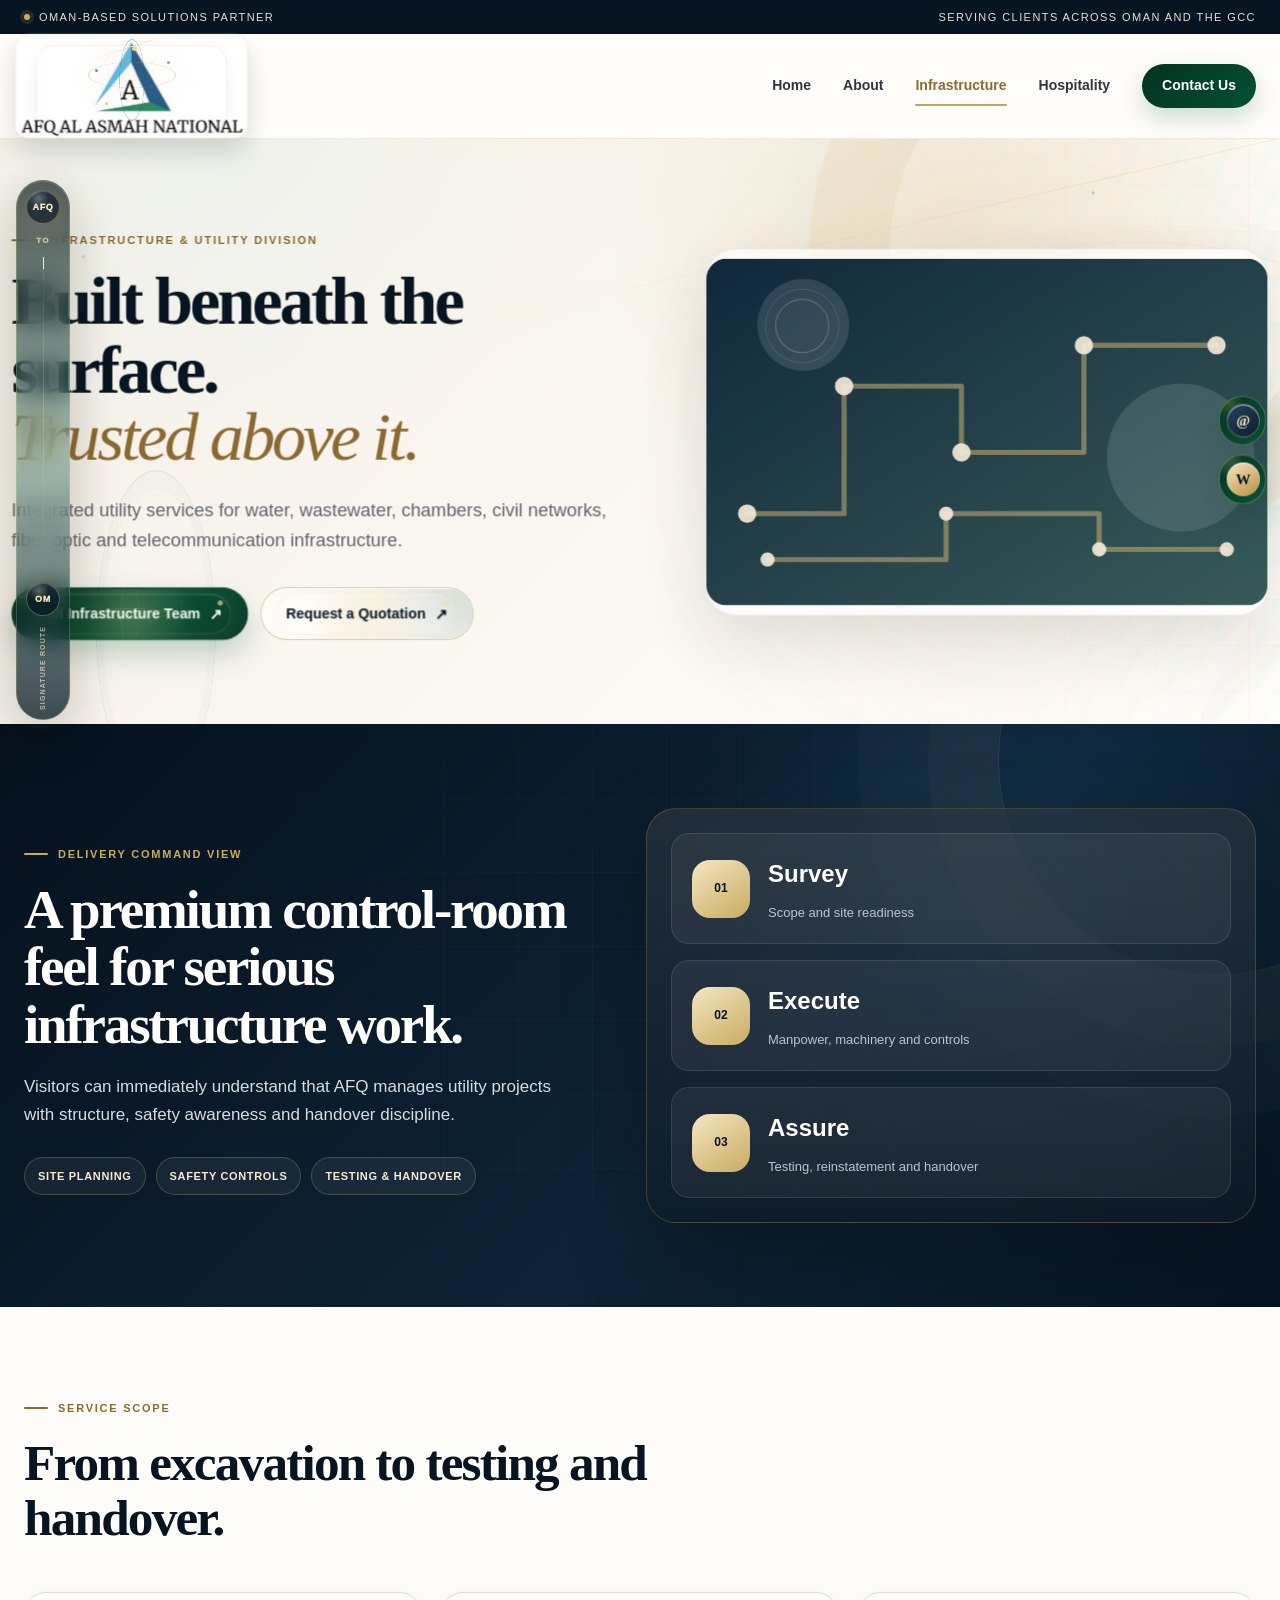
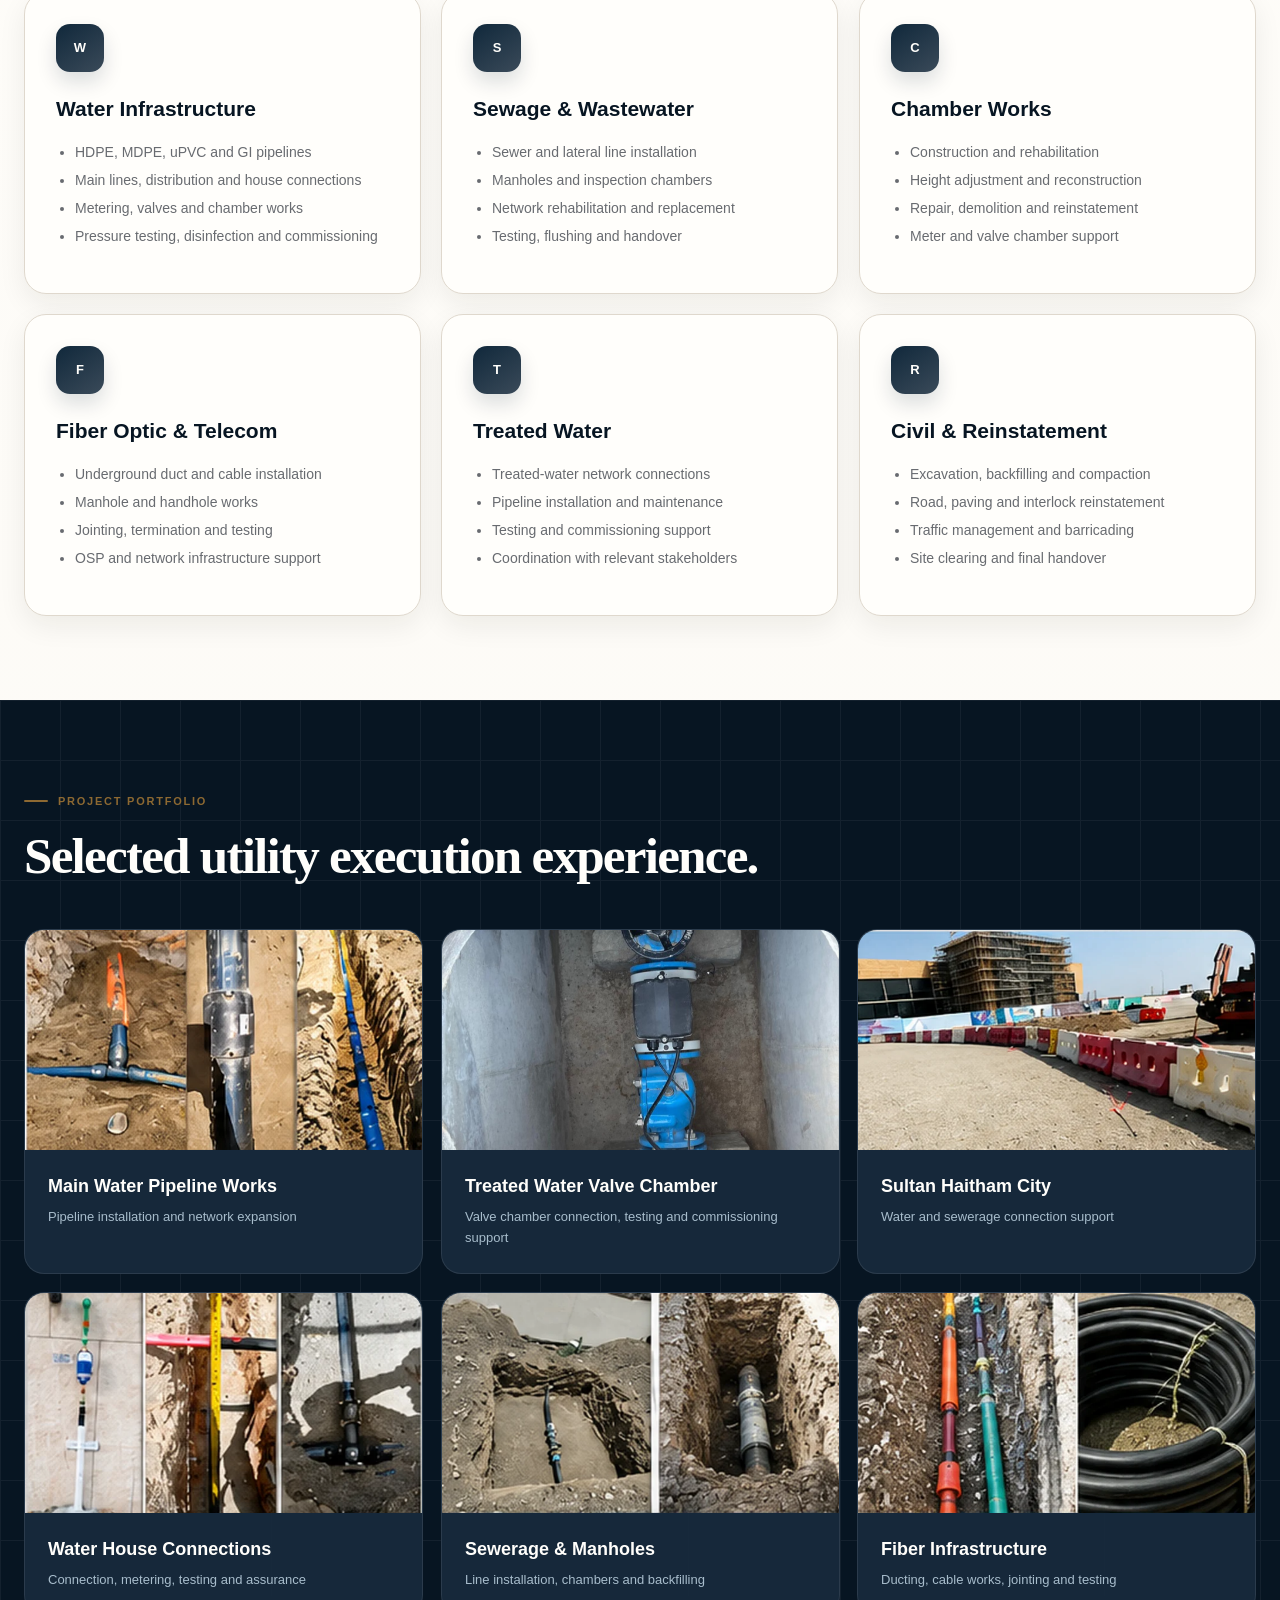
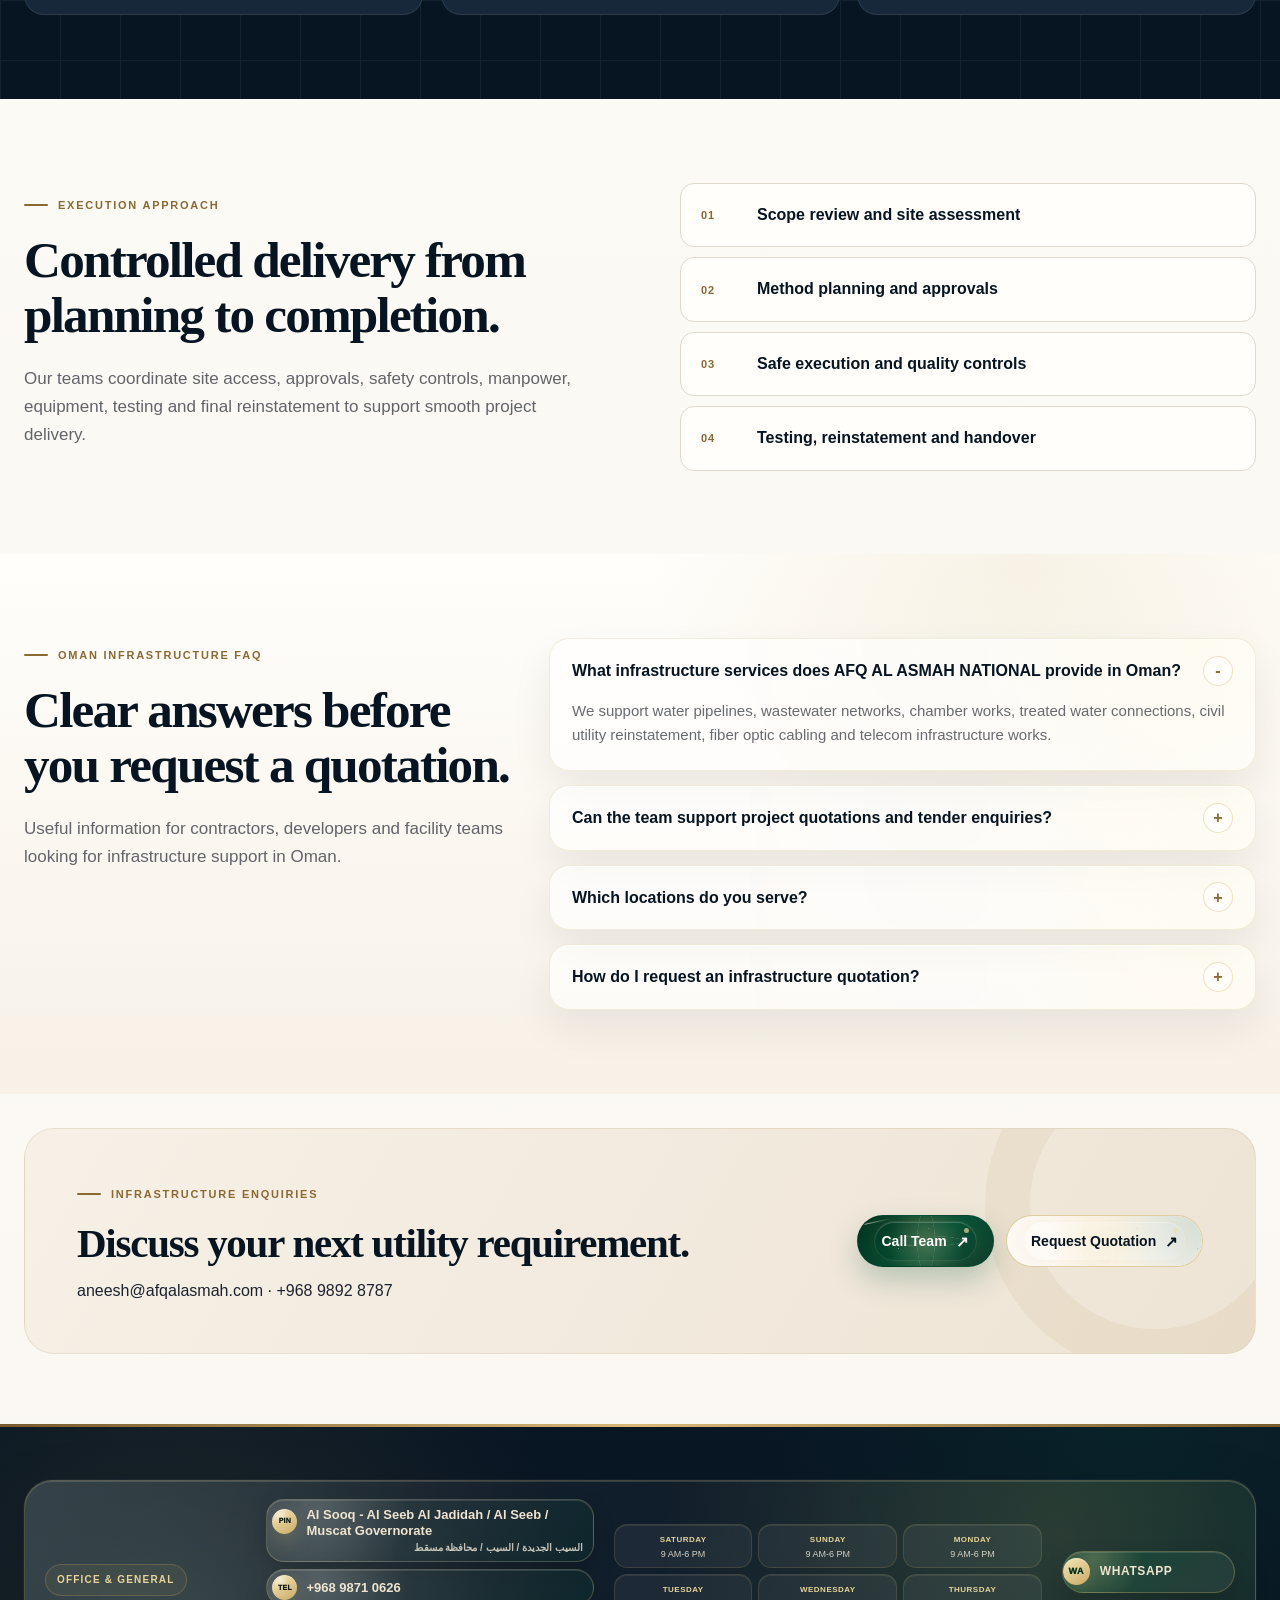
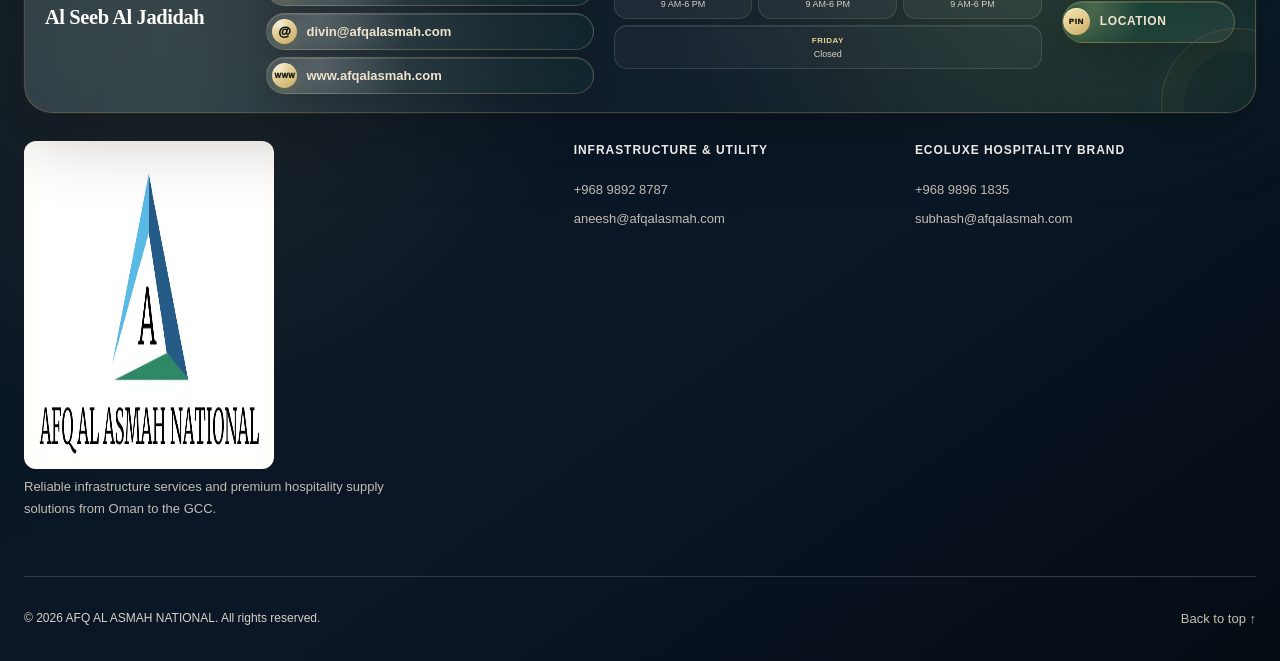
<file: infrastructure.html>
<!doctype html><html lang="en"><head>
<meta charset="utf-8"><meta name="viewport" content="width=device-width,initial-scale=1"><script>document.documentElement.classList.add('js')</script>
<title>AFQ AL ASMAH NATIONAL | Water, Utility & Telecom Contractor Oman</title><meta name="description" content="Water pipelines, wastewater networks, chambers, civil reinstatement, fiber optic and telecom infrastructure services across Oman by AFQ AL ASMAH NATIONAL."><meta name="robots" content="index,follow,max-image-preview:large">
<link rel="icon" href="assets/images/company-favicon.png" sizes="32x32" type="image/png"><link rel="icon" href="assets/images/company-icon.svg" sizes="any" type="image/svg+xml"><link rel="apple-touch-icon" href="assets/images/company-apple-touch.png"><link rel="manifest" href="site.webmanifest"><link rel="preload" href="assets/images/company-icon-192.png" as="image"><link rel="preload" href="assets/images/company-logo.jpg" as="image" fetchpriority="high"><link rel="preload" href="assets/images/infrastructure-pattern.svg" as="image" fetchpriority="high"><link rel="stylesheet" href="assets/css/styles.css?v=38">
<meta name="theme-color" content="#0b1726"><link rel="canonical" href="https://www.afqalasmah.com/infrastructure.html"><meta property="og:type" content="website"><meta property="og:locale" content="en_OM"><meta property="og:site_name" content="AFQ AL ASMAH NATIONAL"><meta property="og:title" content="AFQ AL ASMAH NATIONAL | Water, Utility & Telecom Contractor Oman"><meta property="og:description" content="Water, wastewater, chamber, civil utility, fiber optic and telecom infrastructure services across Oman."><meta property="og:url" content="https://www.afqalasmah.com/infrastructure.html"><meta property="og:image" content="https://www.afqalasmah.com/assets/images/project-water.webp"><meta property="og:image:secure_url" content="https://www.afqalasmah.com/assets/images/project-water.webp"><meta property="og:image:type" content="image/webp"><meta property="og:image:width" content="692"><meta property="og:image:height" content="394"><meta property="og:image:alt" content="Water pipeline and utility infrastructure works by AFQ AL ASMAH NATIONAL in Oman"><meta name="twitter:card" content="summary_large_image"><meta name="twitter:title" content="AFQ AL ASMAH NATIONAL | Water, Utility & Telecom Contractor Oman"><meta name="twitter:description" content="Water, wastewater, civil utility, fiber optic and telecom infrastructure services across Oman."><meta name="twitter:image" content="https://www.afqalasmah.com/assets/images/project-water.webp"><meta name="twitter:image:alt" content="Water pipeline and utility infrastructure works by AFQ AL ASMAH NATIONAL in Oman">
<script type="application/ld+json">{"@context":"https://schema.org","@graph":[{"@type":"Organization","@id":"https://www.afqalasmah.com/#organization","name":"AFQ AL ASMAH NATIONAL","alternateName":"أفق العاصمة الوطنية","url":"https://www.afqalasmah.com/","logo":{"@type":"ImageObject","url":"https://www.afqalasmah.com/assets/images/company-logo.jpg","width":726,"height":328,"caption":"AFQ AL ASMAH NATIONAL company logo"},"email":"divin@afqalasmah.com","telephone":"+96898710626","address":{"@type":"PostalAddress","streetAddress":"Al Sooq - Al Seeb Al Jadidah","addressLocality":"Al Seeb","addressRegion":"Muscat Governorate","addressCountry":"OM"},"contactPoint":{"@type":"ContactPoint","contactType":"Infrastructure and utility enquiries","telephone":"+96898928787","email":"aneesh@afqalasmah.com"}},{"@type":"Service","@id":"https://www.afqalasmah.com/infrastructure.html#service","name":"Infrastructure and Utility Services Oman","serviceType":"Water, wastewater, civil utility, fiber optic and telecommunication infrastructure services","provider":{"@id":"https://www.afqalasmah.com/#organization"},"areaServed":{"@type":"Country","name":"Oman"},"url":"https://www.afqalasmah.com/infrastructure.html","description":"Pipeline installation, water and wastewater networks, chamber works, civil reinstatement, fiber optic cabling and telecom infrastructure support.","image":{"@type":"ImageObject","url":"https://www.afqalasmah.com/assets/images/project-water.webp","width":692,"height":394,"caption":"Water pipeline and utility infrastructure works by AFQ AL ASMAH NATIONAL in Oman"}},{"@type":"WebPage","@id":"https://www.afqalasmah.com/infrastructure.html#webpage","url":"https://www.afqalasmah.com/infrastructure.html","name":"AFQ AL ASMAH NATIONAL | Water, Utility & Telecom Contractor Oman","about":{"@id":"https://www.afqalasmah.com/infrastructure.html#service"},"inLanguage":"en","primaryImageOfPage":{"@type":"ImageObject","url":"https://www.afqalasmah.com/assets/images/project-water.webp","width":692,"height":394,"caption":"Water pipeline and utility infrastructure works by AFQ AL ASMAH NATIONAL in Oman"}}]}</script>
<script type="application/ld+json">{"@context":"https://schema.org","@type":"FAQPage","@id":"https://www.afqalasmah.com/infrastructure.html#faq","mainEntity":[{"@type":"Question","name":"What infrastructure services does AFQ AL ASMAH NATIONAL provide in Oman?","acceptedAnswer":{"@type":"Answer","text":"AFQ AL ASMAH NATIONAL supports water pipelines, wastewater networks, chamber works, treated water connections, civil utility reinstatement, fiber optic cabling and telecom infrastructure works."}},{"@type":"Question","name":"Can the team support project quotations and tender enquiries?","acceptedAnswer":{"@type":"Answer","text":"Yes. The Infrastructure team can review project scope, drawings, site requirements and timelines before preparing a quotation or response."}},{"@type":"Question","name":"Which locations do you serve?","acceptedAnswer":{"@type":"Answer","text":"AFQ AL ASMAH NATIONAL is based in Al Seeb Al Jadidah, Al Seeb, Muscat Governorate and supports infrastructure requirements across Oman, with regional coordination available for GCC opportunities."}},{"@type":"Question","name":"How do I request an infrastructure quotation?","acceptedAnswer":{"@type":"Answer","text":"Use the Request Quotation button or contact the Infrastructure team directly at aneesh@afqalasmah.com or +968 9892 8787."}}]}</script>
</head><body>
<div class="site-loader" data-site-loader aria-hidden="true"><div class="loader-panel"><div class="loader-emblem"><span class="loader-ring one"></span><span class="loader-ring two"></span><span class="loader-ring three"></span><img class="loader-mark" src="assets/images/company-icon.svg" alt=""></div><span class="loader-name">AFQ AL ASMAH NATIONAL</span><div class="loader-line"><span></span></div><p class="loader-status">Preparing your experience</p></div></div>
<a class="skip-link" href="#main-content">Skip to main content</a>
<header class="site-header" id="top">
  <div class="topbar"><div class="container topbar-inner"><span>Oman-based solutions partner</span><span>Serving clients across Oman and the GCC</span></div></div>
  <div class="container nav-wrap">
    <a class="brand" href="index.html" aria-label="AFQ AL ASMAH NATIONAL home"><img src="assets/images/company-logo.jpg" alt="AFQ AL ASMAH NATIONAL logo - Oman infrastructure and ECOLUXE hospitality company" width="726" height="328" fetchpriority="high" decoding="async"></a>
    <button class="nav-toggle" type="button" aria-label="Open navigation" aria-expanded="false" aria-controls="primary-navigation"><span></span><span></span><span></span></button>
    <nav class="main-nav" id="primary-navigation" aria-label="Primary navigation">
      <a href="index.html">Home</a>
      <a href="about.html">About</a>
      <a href="infrastructure.html">Infrastructure</a>
      <a href="hospitality.html">Hospitality</a>
      <a href="contact.html" class="nav-cta">Contact Us</a>
    </nav>
  </div>
</header>
<main id="main-content">
<section class="page-hero infra-page"><div class="container page-hero-grid"><div><span class="eyebrow">Infrastructure & Utility Division</span><h1>Built beneath the surface.<br><em>Trusted above it.</em></h1><p>Integrated utility services for water, wastewater, chambers, civil networks, fiber optic and telecommunication infrastructure.</p><div class="hero-actions"><a class="btn primary" href="tel:+96898928787">Call Infrastructure Team</a><a class="btn secondary" href="contact.html?department=infrastructure&request=quotation#enquiry-form">Request a Quotation</a></div></div><img src="assets/images/infrastructure-pattern.svg" alt="Water, wastewater and telecom infrastructure network graphic for AFQ AL ASMAH NATIONAL Oman" width="1100" height="680" fetchpriority="high" decoding="async"></div></section>
<section class="section signature-section infra-signature"><div class="container signature-grid"><div class="signature-copy reveal"><span class="eyebrow gold-text">Delivery Command View</span><h2>A premium control-room feel for serious infrastructure work.</h2><p>Visitors can immediately understand that AFQ manages utility projects with structure, safety awareness and handover discipline.</p><div class="signature-pills"><span>Site planning</span><span>Safety controls</span><span>Testing & handover</span></div></div><div class="command-board reveal delay-1" aria-label="Infrastructure delivery stages"><div class="command-step"><span>01</span><strong>Survey</strong><small>Scope and site readiness</small></div><div class="command-step"><span>02</span><strong>Execute</strong><small>Manpower, machinery and controls</small></div><div class="command-step"><span>03</span><strong>Assure</strong><small>Testing, reinstatement and handover</small></div></div></div></section>
<section class="section"><div class="container"><div class="section-head reveal"><span class="eyebrow">Service Scope</span><h2>From excavation to testing and handover.</h2></div><div class="detail-grid">
<article id="water" class="detail-card reveal"><div class="detail-icon">W</div><h3>Water Infrastructure</h3><ul><li>HDPE, MDPE, uPVC and GI pipelines</li><li>Main lines, distribution and house connections</li><li>Metering, valves and chamber works</li><li>Pressure testing, disinfection and commissioning</li></ul></article>
<article id="wastewater" class="detail-card reveal delay-1"><div class="detail-icon">S</div><h3>Sewage & Wastewater</h3><ul><li>Sewer and lateral line installation</li><li>Manholes and inspection chambers</li><li>Network rehabilitation and replacement</li><li>Testing, flushing and handover</li></ul></article>
<article class="detail-card reveal delay-2"><div class="detail-icon">C</div><h3>Chamber Works</h3><ul><li>Construction and rehabilitation</li><li>Height adjustment and reconstruction</li><li>Repair, demolition and reinstatement</li><li>Meter and valve chamber support</li></ul></article>
<article id="telecom" class="detail-card reveal"><div class="detail-icon">F</div><h3>Fiber Optic & Telecom</h3><ul><li>Underground duct and cable installation</li><li>Manhole and handhole works</li><li>Jointing, termination and testing</li><li>OSP and network infrastructure support</li></ul></article>
<article class="detail-card reveal delay-1"><div class="detail-icon">T</div><h3>Treated Water</h3><ul><li>Treated-water network connections</li><li>Pipeline installation and maintenance</li><li>Testing and commissioning support</li><li>Coordination with relevant stakeholders</li></ul></article>
<article class="detail-card reveal delay-2"><div class="detail-icon">R</div><h3>Civil & Reinstatement</h3><ul><li>Excavation, backfilling and compaction</li><li>Road, paving and interlock reinstatement</li><li>Traffic management and barricading</li><li>Site clearing and final handover</li></ul></article>
</div></div></section>
<section id="projects" class="section dark-section"><div class="container"><div class="section-head light-head reveal"><span class="eyebrow">Project Portfolio</span><h2>Selected utility execution experience.</h2></div><div class="gallery-grid">
<figure class="gallery-card reveal"><img src="assets/images/project-water.webp" alt="Barka main water pipeline works by AFQ AL ASMAH NATIONAL in Oman" width="692" height="394" loading="lazy" decoding="async"><figcaption><strong>Main Water Pipeline Works</strong><span>Pipeline installation and network expansion</span></figcaption></figure>
<figure class="gallery-card reveal delay-1"><img src="assets/images/project-treated-water.jpg" alt="Treated water valve chamber installation and commissioning support in Oman" width="675" height="900" loading="lazy" decoding="async"><figcaption><strong>Treated Water Valve Chamber</strong><span>Valve chamber connection, testing and commissioning support</span></figcaption></figure>
<figure class="gallery-card reveal delay-2"><img src="assets/images/project-city.webp" alt="Sultan Haitham City water and sewerage infrastructure works" width="734" height="394" loading="lazy" decoding="async"><figcaption><strong>Sultan Haitham City</strong><span>Water and sewerage connection support</span></figcaption></figure>
<figure class="gallery-card reveal"><img src="assets/images/project-house.webp" alt="Water house connection works with metering and testing in Oman" width="620" height="394" loading="lazy" decoding="async"><figcaption><strong>Water House Connections</strong><span>Connection, metering, testing and assurance</span></figcaption></figure>
<figure class="gallery-card reveal delay-1"><img src="assets/images/project-sewer.webp" alt="Sewerage pipeline and manhole chamber works by AFQ AL ASMAH NATIONAL" width="692" height="368" loading="lazy" decoding="async"><figcaption><strong>Sewerage & Manholes</strong><span>Line installation, chambers and backfilling</span></figcaption></figure>
<figure class="gallery-card reveal delay-2"><img src="assets/images/project-fiber.webp" alt="Fiber optic ducting cable jointing and testing works in Oman" width="734" height="368" loading="lazy" decoding="async"><figcaption><strong>Fiber Infrastructure</strong><span>Ducting, cable works, jointing and testing</span></figcaption></figure>
</div></div></section>
<section class="section"><div class="container process-grid"><div class="section-copy reveal"><span class="eyebrow">Execution Approach</span><h2>Controlled delivery from planning to completion.</h2><p>Our teams coordinate site access, approvals, safety controls, manpower, equipment, testing and final reinstatement to support smooth project delivery.</p></div><ol class="process-list reveal delay-1"><li><span>01</span>Scope review and site assessment</li><li><span>02</span>Method planning and approvals</li><li><span>03</span>Safe execution and quality controls</li><li><span>04</span>Testing, reinstatement and handover</li></ol></div></section>
<section class="section faq-section"><div class="container faq-grid"><div class="section-copy reveal"><span class="eyebrow">Oman Infrastructure FAQ</span><h2>Clear answers before you request a quotation.</h2><p>Useful information for contractors, developers and facility teams looking for infrastructure support in Oman.</p></div><div class="faq-list reveal delay-1"><details class="faq-card" open><summary>What infrastructure services does AFQ AL ASMAH NATIONAL provide in Oman?</summary><p>We support water pipelines, wastewater networks, chamber works, treated water connections, civil utility reinstatement, fiber optic cabling and telecom infrastructure works.</p></details><details class="faq-card"><summary>Can the team support project quotations and tender enquiries?</summary><p>Yes. The Infrastructure team can review project scope, drawings, site requirements and timelines before preparing a quotation or response.</p></details><details class="faq-card"><summary>Which locations do you serve?</summary><p>AFQ AL ASMAH NATIONAL is based in Al Seeb Al Jadidah, Al Seeb, Muscat Governorate and supports infrastructure requirements across Oman, with regional coordination available for GCC opportunities.</p></details><details class="faq-card"><summary>How do I request an infrastructure quotation?</summary><p>Use the Request Quotation button or contact the Infrastructure team directly at aneesh@afqalasmah.com or +968 9892 8787.</p></details></div></div></section>
<section class="section cta"><div class="container cta-box reveal"><div><span class="eyebrow">Infrastructure enquiries</span><h2>Discuss your next utility requirement.</h2><p>aneesh@afqalasmah.com · +968 9892 8787</p></div><div class="cta-actions"><a class="btn primary" href="tel:+96898928787">Call Team</a><a class="btn secondary" href="contact.html?department=infrastructure&request=quotation#enquiry-form">Request Quotation</a></div></div></section>
</main>
<footer class="site-footer">
  <div class="container footer-grid">
    <div class="footer-brand"><img src="assets/images/company-logo.jpg" alt="AFQ AL ASMAH NATIONAL logo - infrastructure and hospitality supply company in Oman" width="726" height="328" loading="lazy" decoding="async"><p>Reliable infrastructure services and premium hospitality supply solutions from Oman to the GCC.</p></div>
    <div><h3>Infrastructure & Utility</h3><a href="tel:+96898928787">+968 9892 8787</a><a href="mailto:aneesh@afqalasmah.com">aneesh@afqalasmah.com</a></div>
    <div><h3>ECOLUXE Hospitality Brand</h3><a href="tel:+96898961835">+968 9896 1835</a><a href="mailto:subhash@afqalasmah.com">subhash@afqalasmah.com</a></div>
    <div class="footer-office-card"><div class="footer-office-title"><span class="footer-office-label">Office & General</span><h3>Al Seeb Al Jadidah</h3></div><div class="footer-office-contact"><a class="office-chip office-location" href="https://maps.app.goo.gl/NbKn3wXDEQKGhGbL6?g_st=ic" target="_blank" rel="noopener"><span>Al Sooq - Al Seeb Al Jadidah / Al Seeb / Muscat Governorate</span> <small lang="ar" dir="rtl">السيب الجديدة / السيب / محافظة مسقط</small></a><a class="office-chip office-phone" href="tel:+96898710626">+968 9871 0626</a><a class="office-chip office-email" href="mailto:divin@afqalasmah.com">divin@afqalasmah.com</a><a class="office-chip office-website" href="https://www.afqalasmah.com">www.afqalasmah.com</a></div><div class="footer-hours-strip" aria-label="Business hours"><span><b>Saturday</b><small>9 AM-6 PM</small></span><span><b>Sunday</b><small>9 AM-6 PM</small></span><span><b>Monday</b><small>9 AM-6 PM</small></span><span><b>Tuesday</b><small>9 AM-6 PM</small></span><span><b>Wednesday</b><small>9 AM-6 PM</small></span><span><b>Thursday</b><small>9 AM-6 PM</small></span><span class="closed"><b>Friday</b><small>Closed</small></span></div><div class="footer-actions"><a class="office-action office-whatsapp" href="https://wa.me/96898710626" data-whatsapp="96898710626">WhatsApp</a><a class="office-action office-map" href="https://maps.app.goo.gl/NbKn3wXDEQKGhGbL6?g_st=ic" target="_blank" rel="noopener">Location</a></div></div>
  </div>
  <div class="container footer-bottom"><span>© <span data-year></span> AFQ AL ASMAH NATIONAL. All rights reserved.</span><a href="#top" data-back-to-top>Back to top ↑</a></div>
</footer>
<script src="assets/js/main.js?v=34"></script></body></html>
</file>
<file: assets/css/styles.css>
:root {
  --navy: #071522;
  --navy-2: #10283b;
  --navy-3: #203b52;
  --blue: #285f83;
  --ecoluxe-green: #045035;
  --ecoluxe-green-dark: #02331f;
  --ecoluxe-green-soft: #e8f0ec;
  --ecoluxe-gold: #c9ab62;
  --ecoluxe-gold-light: #e8d399;
  --ecoluxe-gray: #878787;
  --teal: #c6a15b;
  --teal-dark: #8d6932;
  --teal-soft: #f4ecdf;
  --green: #607b70;
  --gold: #c9ab62;
  --gold-dark: #8c7137;
  --gold-soft: #f5ecdc;
  --platinum: #fbf6ea;
  --mirror: #fff8df;
  --uv-cyan: #80f5ff;
  --uv-violet: #a78cff;
  --ink: #1b2230;
  --muted: #686b70;
  --line: #dfd8cd;
  --paper: #f8f5ef;
  --warm: #f0e9df;
  --white: #fffefb;
  --shadow-sm: 0 10px 28px rgba(30, 24, 16, 0.07);
  --shadow: 0 24px 64px rgba(22, 26, 34, 0.12);
  --shadow-lg: 0 34px 96px rgba(17, 21, 29, 0.18);
  --radius-sm: 14px;
  --radius: 22px;
  --radius-lg: 32px;
  --max: 1240px;
  --serif: "Iowan Old Style", "Palatino Linotype", Baskerville, Georgia, serif;
  --sans: Inter, ui-sans-serif, -apple-system, BlinkMacSystemFont, "Segoe UI", Arial, sans-serif;
  --ease-premium: cubic-bezier(0.22, 1, 0.36, 1);
}

* {
  box-sizing: border-box;
}

html {
  max-width: 100%;
  overflow-x: hidden;
  scroll-behavior: smooth;
  scroll-padding-top: 130px;
}

body {
  margin: 0;
  max-width: 100%;
  overflow-x: hidden;
  font-family: var(--sans);
  color: var(--ink);
  background: linear-gradient(180deg, #fffefb 0%, #faf7f1 100%);
  line-height: 1.65;
  -webkit-font-smoothing: antialiased;
  text-rendering: optimizeLegibility;
}

body.nav-open {
  overflow: hidden;
}

.site-loader {
  position: fixed;
  inset: 0;
  z-index: 2000;
  display: grid;
  place-items: center;
  overflow: hidden;
  color: var(--white);
  background:
    radial-gradient(circle at 50% 44%, rgba(198, 161, 91, 0.14), transparent 27%),
    var(--navy);
  opacity: 1;
  visibility: visible;
  transition:
    opacity 0.5s var(--ease-premium),
    visibility 0.5s var(--ease-premium);
}

.site-loader::before,
.site-loader::after {
  content: "";
  position: absolute;
  width: min(62vw, 720px);
  aspect-ratio: 1;
  border: 1px solid rgba(198, 161, 91, 0.1);
  border-radius: 50%;
  animation: loader-orbit 9s linear infinite;
}

.site-loader::after {
  width: min(42vw, 480px);
  border-color: rgba(255, 255, 255, 0.065);
  animation-direction: reverse;
  animation-duration: 12s;
}

.page-ready .site-loader {
  opacity: 0;
  visibility: hidden;
  pointer-events: none;
}

.page-leaving .site-loader {
  opacity: 1;
  visibility: visible;
  pointer-events: auto;
  transition-duration: 0.3s;
}

.loader-panel {
  position: relative;
  z-index: 1;
  width: min(330px, calc(100% - 48px));
  perspective: 900px;
  text-align: center;
}

.loader-emblem {
  position: relative;
  width: 164px;
  height: 132px;
  display: grid;
  place-items: center;
  margin: 0 auto 10px;
  transform-style: preserve-3d;
  animation: loader-emblem-float 2.2s var(--ease-premium) infinite alternate;
}

.loader-mark {
  position: relative;
  z-index: 3;
  width: 84px;
  height: 84px;
  margin: 0;
  padding: 11px;
  border: 1px solid rgba(198, 161, 91, 0.34);
  border-radius: 23px;
  background: #fffdfa;
  box-shadow: 0 24px 70px rgba(0, 0, 0, 0.32);
  transform: translateZ(38px);
}

.loader-ring {
  position: absolute;
  z-index: 1;
  width: 126px;
  height: 126px;
  border: 1px solid rgba(198, 161, 91, 0.32);
  border-radius: 50%;
  transform-style: preserve-3d;
}

.loader-ring::after {
  content: "";
  position: absolute;
  top: -4px;
  left: 50%;
  width: 7px;
  height: 7px;
  border-radius: 50%;
  background: #efd391;
  box-shadow: 0 0 18px rgba(239, 211, 145, 0.9);
}

.loader-ring.one {
  animation: loader-ring-one 3.8s linear infinite;
}

.loader-ring.two {
  width: 150px;
  height: 92px;
  border-color: rgba(255, 255, 255, 0.15);
  animation: loader-ring-two 4.8s linear infinite reverse;
}

.loader-ring.three {
  width: 108px;
  height: 150px;
  border-color: rgba(198, 161, 91, 0.17);
  animation: loader-ring-three 5.8s linear infinite;
}

.loader-ring.depth-4 {
  width: 174px;
  height: 68px;
  border-color: rgba(89, 177, 218, 0.2);
  animation: loader-ring-four 6.4s linear infinite;
}

.loader-ring.depth-5 {
  width: 62px;
  height: 174px;
  border-color: rgba(96, 123, 112, 0.26);
  animation: loader-ring-five 7.2s linear infinite reverse;
}

.loader-ring.depth-6 {
  width: 186px;
  height: 186px;
  border-style: dashed;
  border-color: rgba(239, 211, 145, 0.1);
  animation: loader-ring-six 12s linear infinite;
}

.loader-ring.depth-7 {
  width: 48px;
  height: 48px;
  border: 0;
  background: radial-gradient(circle, rgba(239, 211, 145, 0.28), transparent 68%);
  filter: blur(2px);
  animation: loader-ring-seven 2.8s ease-in-out infinite alternate;
}

.loader-ring.depth-7::after {
  display: none;
}

.loader-name {
  display: block;
  color: #f5eddf;
  font-family: var(--serif);
  font-size: 19px;
  letter-spacing: 0.08em;
}

.loader-status {
  margin: 13px 0 0;
  color: #aeb8c2;
  font-size: 10px;
  font-weight: 750;
  letter-spacing: 0.18em;
  text-transform: uppercase;
}

.loader-line {
  height: 2px;
  margin-top: 24px;
  overflow: hidden;
  border-radius: 3px;
  background: rgba(255, 255, 255, 0.11);
}

.loader-line span {
  width: 46%;
  height: 100%;
  display: block;
  border-radius: inherit;
  background: linear-gradient(90deg, transparent, var(--gold), #f3dca9, transparent);
  animation: loader-line 1.25s var(--ease-premium) infinite;
}

@keyframes loader-line {
  from { transform: translateX(-120%); }
  to { transform: translateX(270%); }
}

@keyframes loader-emblem-float {
  from { transform: translateY(2px) rotateX(-2deg); }
  to { transform: translateY(-5px) rotateX(3deg); }
}

@keyframes loader-ring-one {
  from { transform: rotateX(68deg) rotateZ(0deg); }
  to { transform: rotateX(68deg) rotateZ(360deg); }
}

@keyframes loader-ring-two {
  from { transform: rotateY(67deg) rotateZ(0deg); }
  to { transform: rotateY(67deg) rotateZ(360deg); }
}

@keyframes loader-ring-three {
  from { transform: rotateX(56deg) rotateY(44deg) rotateZ(0deg); }
  to { transform: rotateX(56deg) rotateY(44deg) rotateZ(360deg); }
}

@keyframes loader-ring-four {
  from { transform: rotateX(77deg) rotateY(18deg) rotateZ(0deg); }
  to { transform: rotateX(77deg) rotateY(18deg) rotateZ(360deg); }
}

@keyframes loader-ring-five {
  from { transform: rotateX(18deg) rotateY(76deg) rotateZ(0deg); }
  to { transform: rotateX(18deg) rotateY(76deg) rotateZ(360deg); }
}

@keyframes loader-ring-six {
  to { transform: rotateZ(360deg); }
}

@keyframes loader-ring-seven {
  from { transform: translateZ(-20px) scale(0.78); opacity: 0.34; }
  to { transform: translateZ(55px) scale(1.45); opacity: 0.72; }
}

@keyframes loader-orbit {
  to { transform: rotate(360deg); }
}

@keyframes premium-enter {
  from {
    opacity: 0;
    transform: translateY(26px);
    filter: blur(5px);
  }
  to {
    opacity: 1;
    transform: none;
    filter: blur(0);
  }
}

@keyframes premium-image-enter {
  from {
    opacity: 0;
    transform: scale(1.045);
    filter: saturate(0.8);
  }
  to {
    opacity: 1;
    transform: scale(1);
    filter: saturate(1);
  }
}

::selection {
  color: #fff;
  background: var(--gold-dark);
}

img {
  max-width: 100%;
  display: block;
}

a {
  color: inherit;
  text-decoration: none;
}

button,
input,
select,
textarea {
  font: inherit;
}

button,
a {
  -webkit-tap-highlight-color: transparent;
}

:focus-visible {
  outline: 3px solid rgba(198, 161, 91, 0.45);
  outline-offset: 4px;
  border-radius: 4px;
}

.skip-link {
  position: fixed;
  top: 10px;
  left: 10px;
  z-index: 1000;
  padding: 10px 15px;
  border-radius: 8px;
  color: var(--white);
  background: var(--navy);
  transform: translateY(-150%);
  transition: transform 0.2s ease;
}

.skip-link:focus {
  transform: translateY(0);
}

.container {
  width: min(var(--max), calc(100% - 48px));
  margin-inline: auto;
}

.site-header {
  --scroll-progress: 0;
  position: sticky;
  top: 0;
  z-index: 100;
  background: rgba(255, 253, 250, 0.95);
  border-bottom: 1px solid rgba(141, 105, 50, 0.13);
  backdrop-filter: blur(18px);
  transition:
    box-shadow 0.25s ease,
    background 0.25s ease,
    opacity 0.65s var(--ease-premium),
    transform 0.65s var(--ease-premium);
}

.site-header::after {
  content: "";
  position: absolute;
  right: 0;
  bottom: -1px;
  left: 0;
  height: 2px;
  background: linear-gradient(90deg, var(--gold-dark), #e0c78e);
  transform: scaleX(var(--scroll-progress));
  transform-origin: left;
  will-change: transform;
}

.site-header.scrolled {
  background: rgba(255, 253, 250, 0.99);
  box-shadow: 0 10px 38px rgba(20, 24, 31, 0.09);
}

.topbar {
  color: #e9dfce;
  background: var(--navy);
  font-size: 11px;
  letter-spacing: 0.13em;
  text-transform: uppercase;
}

.topbar-inner {
  min-height: 34px;
  display: flex;
  align-items: center;
  justify-content: space-between;
}

.topbar-inner span:first-child::before {
  content: "";
  width: 6px;
  height: 6px;
  display: inline-block;
  margin: 0 9px 1px 0;
  border-radius: 50%;
  background: var(--gold);
  box-shadow: 0 0 0 4px rgba(198, 161, 91, 0.14);
}

.nav-wrap {
  height: 104px;
  display: flex;
  align-items: center;
  justify-content: space-between;
  gap: 32px;
}

.brand {
  --logo-rx: 0deg;
  --logo-ry: 0deg;
  --logo-rx-reverse: 0deg;
  --logo-ry-reverse: 0deg;
  --logo-x: 0px;
  --logo-y: 0px;
  --logo-x-soft: 0px;
  --logo-x-reverse-soft: 0px;
  --logo-x-reverse-medium: 0px;
  --logo-y-soft: 0px;
  --logo-y-reverse-soft: 0px;
  --logo-glow-x: 50%;
  --logo-glow-y: 40%;
  position: relative;
  flex: 0 0 215px;
  display: grid;
  place-items: center;
  isolation: isolate;
  perspective: 900px;
  transform-style: preserve-3d;
}

.logo-3d-stage {
  position: relative;
  z-index: 4;
  width: 215px;
  max-width: 100%;
  display: grid;
  place-items: center;
  transform-style: preserve-3d;
  transform-origin: 50% 46%;
  animation: logo-idle-3d 5.8s var(--ease-premium) infinite;
  will-change: transform;
}

.brand img {
  width: 215px;
  height: auto;
  max-height: 96px;
  object-fit: contain;
  border: 1px solid rgba(141, 105, 50, 0.1);
  border-radius: 13px;
  background: rgba(255, 254, 251, 0.96);
  box-shadow:
    0 13px 26px rgba(7, 21, 34, 0.1),
    inset 0 1px 0 rgba(255, 255, 255, 0.95);
  filter: drop-shadow(0 8px 12px rgba(7, 21, 34, 0.06));
  transform:
    perspective(900px)
    translate3d(var(--logo-x), var(--logo-y), 36px)
    rotateX(var(--logo-rx))
    rotateY(var(--logo-ry));
  transform-origin: 50% 45%;
  transform-style: preserve-3d;
  transition: transform 0.45s var(--ease-premium), filter 0.35s ease;
  will-change: transform;
}

.logo-depth:hover img,
.logo-depth:focus-visible img {
  filter:
    drop-shadow(0 14px 18px rgba(7, 21, 34, 0.15))
    saturate(1.07)
    contrast(1.02);
}

.logo-depth.logo-active .logo-3d-stage {
  animation-duration: 3.4s;
}

.logo-depth-field {
  position: absolute;
  inset: 0;
  z-index: 5;
  overflow: hidden;
  border-radius: 13px;
  pointer-events: none;
  transform: translateZ(0);
  transform-style: preserve-3d;
}

.logo-depth-layer {
  position: absolute;
  pointer-events: none;
  transform-style: preserve-3d;
}

.logo-depth-layer:nth-child(1) {
  inset: 5% 17% 8%;
  border-radius: 50%;
  opacity: 0.22;
  background: radial-gradient(circle at 50% 40%, rgba(198, 161, 91, 0.26), transparent 66%);
  filter: blur(9px);
  mix-blend-mode: multiply;
  transform: translate3d(var(--logo-x-reverse-soft), var(--logo-y-reverse-soft), -22px);
  animation: logo-aura 4.8s ease-in-out infinite alternate;
}

.logo-depth-layer:nth-child(2) {
  top: 2px;
  left: 50%;
  width: 88px;
  height: 70px;
  border: 1px solid rgba(198, 161, 91, 0.38);
  border-radius: 50%;
  transform:
    translate3d(calc(-50% + var(--logo-x)), var(--logo-y), 15px)
    rotateX(68deg)
    rotateZ(0deg);
  animation: logo-orbit-one 7s linear infinite;
}

.logo-depth-layer:nth-child(3) {
  top: 1px;
  left: 50%;
  width: 62px;
  height: 82px;
  border: 1px solid rgba(40, 95, 131, 0.36);
  border-radius: 50%;
  transform:
    translate3d(calc(-50% + var(--logo-x-reverse-medium)), var(--logo-y-reverse-soft), 28px)
    rotateY(66deg)
    rotateZ(0deg);
  animation: logo-orbit-two 8.5s linear infinite reverse;
}

.logo-depth-layer:nth-child(4) {
  top: 8px;
  left: calc(50% - 49px);
  width: 98px;
  height: 1px;
  opacity: 0.58;
  background: linear-gradient(90deg, transparent, rgba(227, 201, 143, 0.88), transparent);
  box-shadow: 0 0 12px rgba(227, 201, 143, 0.44);
  transform: translate3d(var(--logo-x-soft), var(--logo-y-soft), 45px) rotate(-18deg);
  animation: logo-streak 3.8s ease-in-out infinite alternate;
}

.logo-depth-layer:nth-child(5) {
  inset: 3px 17px 5px;
  border-radius: 18px;
  opacity: 0;
  background: radial-gradient(
    circle at var(--logo-glow-x) var(--logo-glow-y),
    rgba(255, 242, 207, 0.34),
    transparent 30%
  );
  transform: translateZ(52px);
  transition: opacity 0.3s ease;
}

.logo-depth:hover .logo-depth-layer:nth-child(5),
.logo-depth:focus-visible .logo-depth-layer:nth-child(5),
.logo-depth.logo-active .logo-depth-layer:nth-child(5) {
  opacity: 1;
}

.logo-depth-layer:nth-child(6) {
  top: 8px;
  left: 50%;
  width: 5px;
  height: 5px;
  border-radius: 50%;
  background: #efd391;
  box-shadow:
    -38px 22px 0 -1px rgba(40, 95, 131, 0.68),
    34px 14px 0 -1px rgba(96, 123, 112, 0.68),
    -28px 55px 0 -1px rgba(198, 161, 91, 0.58),
    42px 49px 0 -2px rgba(255, 255, 255, 0.9);
  transform: translate3d(var(--logo-x), var(--logo-y), 62px);
  animation: logo-particles 5.5s ease-in-out infinite alternate;
}

.logo-depth-layer:nth-child(7) {
  inset: 7px 12px 4px;
  border: 1px solid rgba(198, 161, 91, 0.2);
  border-radius: 18px;
  opacity: 0.64;
  transform:
    translate3d(var(--logo-x-reverse-soft), var(--logo-y-reverse-soft), -8px)
    rotateX(var(--logo-rx-reverse))
    rotateY(var(--logo-ry-reverse));
  box-shadow:
    0 10px 24px rgba(7, 21, 34, 0.08),
    inset 0 1px 0 rgba(255, 255, 255, 0.85);
}

@keyframes logo-aura {
  from { opacity: 0.34; scale: 0.9; }
  to { opacity: 0.66; scale: 1.08; }
}

@keyframes logo-orbit-one {
  to { rotate: 360deg; }
}

@keyframes logo-orbit-two {
  to { rotate: -360deg; }
}

@keyframes logo-streak {
  from { opacity: 0.16; translate: -8px 2px; }
  to { opacity: 0.65; translate: 8px -2px; }
}

@keyframes logo-particles {
  from { translate: -2px 3px; opacity: 0.38; }
  to { translate: 3px -2px; opacity: 0.86; }
}

@keyframes logo-idle-3d {
  0% {
    transform: translate3d(0, 0, 0) rotateX(-1.5deg) rotateY(-3deg) rotateZ(-0.25deg);
  }
  25% {
    transform: translate3d(0, -2px, 4px) rotateX(1deg) rotateY(0deg) rotateZ(0deg);
  }
  50% {
    transform: translate3d(0, -1px, 8px) rotateX(2deg) rotateY(3.5deg) rotateZ(0.25deg);
  }
  75% {
    transform: translate3d(0, 1px, 3px) rotateX(-0.5deg) rotateY(0deg) rotateZ(0deg);
  }
  100% {
    transform: translate3d(0, 0, 0) rotateX(-1.5deg) rotateY(-3deg) rotateZ(-0.25deg);
  }
}

.main-nav {
  display: flex;
  align-items: center;
  gap: 32px;
  font-size: 14px;
  font-weight: 700;
}

.main-nav a {
  position: relative;
  color: #303540;
  transition: color 0.2s ease;
}

.main-nav a:not(.nav-cta)::after {
  content: "";
  position: absolute;
  left: 0;
  right: 100%;
  bottom: -8px;
  height: 2px;
  border-radius: 2px;
  background: var(--teal);
  transition: right 0.25s ease;
}

.main-nav a:hover,
.main-nav a[aria-current="page"] {
  color: var(--teal-dark);
}

.main-nav a:hover::after,
.main-nav a[aria-current="page"]::after {
  right: 0;
}

.main-nav .nav-cta {
  min-height: 44px;
  display: inline-flex;
  align-items: center;
  padding: 0 20px;
  overflow: hidden;
  border-radius: 999px;
  color: var(--white);
  background: linear-gradient(135deg, var(--ecoluxe-green-dark), var(--ecoluxe-green));
  box-shadow: 0 10px 24px rgba(4, 80, 53, 0.2);
  transition: transform 0.2s ease, background 0.2s ease, box-shadow 0.2s ease;
}

.main-nav .nav-cta:hover,
.main-nav .nav-cta[aria-current="page"] {
  color: var(--white);
  background: linear-gradient(135deg, var(--ecoluxe-green), var(--gold-dark));
  box-shadow: 0 12px 28px rgba(141, 105, 50, 0.24);
  transform: translateY(-1px);
}

.nav-toggle {
  width: 46px;
  height: 46px;
  display: none;
  padding: 0;
  border: 1px solid var(--line);
  border-radius: 12px;
  background: var(--white);
  cursor: pointer;
}

.nav-toggle span {
  width: 22px;
  height: 2px;
  display: block;
  margin: 5px auto;
  border-radius: 2px;
  background: var(--navy);
  transition: transform 0.2s ease, opacity 0.2s ease;
}

.nav-toggle[aria-expanded="true"] span:nth-child(1) {
  transform: translateY(7px) rotate(45deg);
}

.nav-toggle[aria-expanded="true"] span:nth-child(2) {
  opacity: 0;
}

.nav-toggle[aria-expanded="true"] span:nth-child(3) {
  transform: translateY(-7px) rotate(-45deg);
}

.hero {
  padding: 72px 0 88px;
  overflow: hidden;
}

.home-hero {
  position: relative;
  background:
    radial-gradient(circle at 78% 4%, rgba(198, 161, 91, 0.2), transparent 30%),
    linear-gradient(180deg, #fffdfa 0%, #f5f0e7 100%);
}

.home-hero::before {
  content: "";
  position: absolute;
  inset: 0;
  pointer-events: none;
  opacity: 0.36;
  background-image:
    linear-gradient(rgba(141, 105, 50, 0.045) 1px, transparent 1px),
    linear-gradient(90deg, rgba(141, 105, 50, 0.045) 1px, transparent 1px);
  background-size: 64px 64px;
  mask-image: linear-gradient(to right, transparent, #000 55%, #000);
}

.hero-grid {
  position: relative;
  display: grid;
  grid-template-columns: minmax(0, 1.02fr) minmax(480px, 0.98fr);
  gap: 66px;
  align-items: center;
}

.eyebrow {
  display: inline-flex;
  align-items: center;
  gap: 10px;
  margin-bottom: 18px;
  color: var(--teal-dark);
  font-size: 11px;
  font-weight: 850;
  letter-spacing: 0.16em;
  text-transform: uppercase;
}

.eyebrow::before {
  content: "";
  width: 24px;
  height: 2px;
  border-radius: 2px;
  background: currentColor;
}

.hero h1,
.page-hero h1,
.hospitality-hero h1 {
  max-width: 780px;
  margin: 0 0 24px;
  color: var(--navy);
  font-family: var(--serif);
  font-size: clamp(48px, 5.25vw, 76px);
  font-weight: 700;
  line-height: 0.99;
  letter-spacing: -0.045em;
  overflow-wrap: break-word;
}

em {
  color: var(--teal-dark);
  font-weight: 400;
}

.hero-copy > p {
  max-width: 640px;
  margin: 0;
  color: #5f6268;
  font-size: 18px;
  line-height: 1.75;
}

.hero-actions {
  display: flex;
  flex-wrap: wrap;
  gap: 12px;
  margin-top: 30px;
}

.btn {
  position: relative;
  min-height: 52px;
  display: inline-flex;
  align-items: center;
  justify-content: center;
  gap: 9px;
  padding: 0 24px;
  --btn-rx: 0deg;
  --btn-ry: 0deg;
  --btn-lift: 0px;
  --btn-shift-x: 0px;
  --btn-shift-y: 0px;
  --btn-glow-x: 50%;
  --btn-glow-y: 50%;
  border: 1px solid transparent;
  border-radius: 999px;
  font-size: 14px;
  font-weight: 800;
  line-height: 1;
  cursor: pointer;
  overflow: hidden;
  isolation: isolate;
  transform: perspective(820px) translate3d(0, var(--btn-lift), 0) rotateX(var(--btn-rx)) rotateY(var(--btn-ry));
  transform-style: preserve-3d;
  transition: transform 0.3s var(--ease-premium), box-shadow 0.3s ease, background 0.3s ease, border-color 0.3s ease;
  will-change: transform;
}

.btn::after {
  content: "\2197";
  position: relative;
  z-index: 2;
  font-size: 15px;
  transform: translateZ(28px);
  transition: transform 0.2s ease;
}

.btn::before {
  content: "";
  position: absolute;
  top: -60%;
  bottom: -60%;
  left: -45%;
  z-index: 1;
  width: 24%;
  background: rgba(255, 255, 255, 0.24);
  transform: rotate(18deg) translateX(-220%);
  transition: transform 0.75s var(--ease-premium);
}

.btn:hover,
.btn.btn-active {
  --btn-lift: -3px;
  transform: perspective(820px) translate3d(0, var(--btn-lift), 18px) rotateX(var(--btn-rx)) rotateY(var(--btn-ry));
  box-shadow: 0 18px 36px rgba(4, 80, 53, 0.16), 0 10px 20px rgba(20, 24, 31, 0.12);
}

.btn:hover::after {
  transform: translate(2px, -2px);
}

.btn:hover::before {
  transform: rotate(18deg) translateX(680%);
}

.btn-label {
  position: relative;
  z-index: 2;
  transform: translateZ(30px);
}

.btn-depth-field {
  position: absolute;
  inset: 0;
  z-index: 0;
  overflow: hidden;
  border-radius: inherit;
  pointer-events: none;
  opacity: 0.72;
  transform: translateZ(0);
  transform-style: preserve-3d;
}

.btn-depth-layer {
  position: absolute;
  pointer-events: none;
}

.btn-depth-layer:nth-child(1) {
  inset: -65%;
  background:
    radial-gradient(circle at var(--btn-glow-x) var(--btn-glow-y), rgba(232, 211, 153, 0.42), transparent 24%),
    radial-gradient(circle at 74% 20%, rgba(4, 80, 53, 0.28), transparent 32%);
  filter: blur(4px);
  animation: btn-eco-aura 5.6s ease-in-out infinite alternate;
}

.btn-depth-layer:nth-child(2) {
  top: 50%;
  left: 50%;
  width: 74px;
  height: 28px;
  border: 1px solid rgba(232, 211, 153, 0.44);
  border-radius: 50%;
  transform: translate3d(calc(-50% + var(--btn-shift-x)), calc(-50% + var(--btn-shift-y)), 22px) rotateX(68deg);
  animation: btn-eco-orbit 6.8s linear infinite;
}

.btn-depth-layer:nth-child(3) {
  top: 50%;
  left: 50%;
  width: 48px;
  height: 64px;
  border: 1px solid rgba(255, 255, 255, 0.24);
  border-radius: 50%;
  transform: translate3d(calc(-50% - var(--btn-shift-x)), calc(-50% - var(--btn-shift-y)), 28px) rotateY(68deg);
  animation: btn-eco-orbit 8.4s linear infinite reverse;
}

.btn-depth-layer:nth-child(4) {
  top: 8px;
  left: -18%;
  width: 44%;
  height: 1px;
  background: linear-gradient(90deg, transparent, rgba(255, 246, 221, 0.95), transparent);
  box-shadow: 0 0 14px rgba(232, 211, 153, 0.42);
  transform: translate3d(var(--btn-shift-x), var(--btn-shift-y), 36px) rotate(-12deg);
  animation: btn-eco-streak 3.6s ease-in-out infinite;
}

.btn-depth-layer:nth-child(5) {
  inset: 5px 16px;
  border: 1px solid rgba(232, 211, 153, 0.18);
  border-radius: inherit;
  box-shadow: inset 0 1px 0 rgba(255, 255, 255, 0.3), 0 0 18px rgba(201, 171, 98, 0.16);
  transform: translateZ(34px);
}

.btn-depth-layer:nth-child(6) {
  top: 12px;
  right: 24px;
  width: 5px;
  height: 5px;
  border-radius: 50%;
  background: var(--ecoluxe-gold-light);
  box-shadow:
    -68px 18px 0 -2px rgba(255, 255, 255, 0.78),
    -38px -2px 0 -2px rgba(201, 171, 98, 0.8),
    22px 18px 0 -2px rgba(4, 80, 53, 0.42);
  transform: translate3d(var(--btn-shift-x), var(--btn-shift-y), 40px);
  animation: btn-eco-particles 4.8s ease-in-out infinite alternate;
}

.btn-depth-layer:nth-child(7) {
  inset: 0;
  background: linear-gradient(110deg, transparent 12%, rgba(255, 255, 255, 0.11) 44%, transparent 66%);
  transform: translateX(-140%) translateZ(20px);
  animation: btn-eco-sheen 5.5s var(--ease-premium) infinite;
}

@keyframes btn-eco-aura {
  from { opacity: 0.5; scale: 0.92; }
  to { opacity: 0.92; scale: 1.05; }
}

@keyframes btn-eco-orbit {
  to { rotate: 360deg; }
}

@keyframes btn-eco-streak {
  0%, 100% { opacity: 0.14; translate: 0 0; }
  50% { opacity: 0.76; translate: 170% 8px; }
}

@keyframes btn-eco-particles {
  from { opacity: 0.34; translate: -2px 2px; }
  to { opacity: 0.8; translate: 3px -2px; }
}

@keyframes btn-eco-sheen {
  0%, 42% { transform: translateX(-140%) translateZ(20px); }
  78%, 100% { transform: translateX(140%) translateZ(20px); }
}

.primary {
  color: var(--white);
  background: linear-gradient(135deg, var(--ecoluxe-green-dark), var(--ecoluxe-green) 58%, #133d2c);
  box-shadow: 0 13px 30px rgba(4, 80, 53, 0.24);
}

.primary:hover {
  background: linear-gradient(135deg, #022b1c, var(--ecoluxe-green) 64%, #183d31);
}

.secondary {
  color: var(--navy);
  border-color: rgba(201, 171, 98, 0.58);
  background: rgba(255, 253, 250, 0.88);
}

.secondary:hover,
.outline:hover {
  border-color: var(--teal);
  background: var(--white);
}

.outline {
  color: var(--navy);
  border-color: #c8bda9;
  background: transparent;
}

.light {
  color: var(--navy);
  background: var(--white);
}

.gold-btn {
  color: #073424;
  background: linear-gradient(135deg, #f3dfad, var(--ecoluxe-gold) 52%, #a8803d);
  box-shadow: 0 13px 30px rgba(135, 98, 44, 0.24);
}

.gold-btn:hover {
  background: linear-gradient(135deg, #f8e9c5, #d8bb78 54%, #b28a42);
}

.glass-btn {
  color: var(--white);
  border-color: rgba(232, 211, 153, 0.56);
  background: rgba(4, 80, 53, 0.22);
  backdrop-filter: blur(8px);
}

.trust-row {
  display: flex;
  flex-wrap: wrap;
  gap: 9px;
  margin-top: 30px;
}

.trust-row span {
  display: inline-flex;
  align-items: center;
  gap: 7px;
  padding: 8px 11px;
  color: #5e6064;
  border: 1px solid #ded4c5;
  border-radius: 999px;
  background: rgba(255, 253, 250, 0.84);
  font-size: 11px;
  font-weight: 750;
}

.trust-row span::before {
  content: "\2713";
  color: var(--teal-dark);
  font-weight: 900;
}

.hero-visual {
  min-width: 0;
  display: grid;
  grid-template-columns: 1fr 1fr;
  gap: 18px;
  perspective: 1400px;
}

.choice-header {
  position: relative;
  grid-column: 1 / -1;
  display: flex;
  align-items: end;
  justify-content: space-between;
  gap: 22px;
  padding: 18px 20px;
  overflow: hidden;
  border: 1px solid rgba(201, 171, 98, 0.28);
  border-radius: 22px;
  background:
    linear-gradient(90deg, rgba(255, 253, 250, 0.92), rgba(255, 253, 250, 0.74)),
    radial-gradient(circle at 92% 50%, rgba(201, 171, 98, 0.2), transparent 34%);
  box-shadow: var(--shadow-sm);
}

.choice-header::after {
  content: "";
  position: absolute;
  right: 20px;
  bottom: 13px;
  width: min(220px, 28vw);
  height: 2px;
  border-radius: 999px;
  background: linear-gradient(90deg, transparent, var(--ecoluxe-gold), transparent);
}

.choice-header span {
  color: var(--navy);
  font-family: var(--serif);
  font-size: clamp(23px, 2.1vw, 32px);
  font-weight: 700;
  line-height: 1;
}

.choice-header p {
  max-width: 330px;
  margin: 0;
  color: var(--muted);
  font-size: 12px;
  font-weight: 720;
  line-height: 1.45;
}

.division-card {
  --base-y: 0px;
  position: relative;
  min-height: 430px;
  overflow: hidden;
  isolation: isolate;
  color: var(--white);
  border: 1px solid rgba(255, 255, 255, 0.2);
  border-radius: 28px;
  box-shadow: var(--shadow);
  transition: transform 0.55s var(--ease-premium), box-shadow 0.4s ease;
}

.division-card:hover {
  transform: translateY(-6px);
  box-shadow: var(--shadow-lg);
}

.division-card img {
  position: absolute;
  inset: 0;
  z-index: -2;
  width: 100%;
  height: 100%;
  object-fit: cover;
  transition: transform 0.6s ease;
}

.division-card:hover img {
  transform: scale(1.045);
}

.division-card::after {
  content: "";
  position: absolute;
  inset: 0;
  z-index: -1;
  background: linear-gradient(180deg, rgba(3, 17, 29, 0.04) 18%, rgba(3, 17, 29, 0.93) 100%);
}

.division-card::before {
  content: attr(data-choice);
  position: absolute;
  top: 22px;
  left: 22px;
  z-index: 1;
  padding: 8px 13px;
  color: var(--navy);
  border: 1px solid rgba(255, 255, 255, 0.34);
  border-radius: 999px;
  background: linear-gradient(145deg, #f7e7bd, var(--ecoluxe-gold));
  box-shadow: 0 14px 32px rgba(0, 0, 0, 0.18);
  font-size: 10px;
  font-weight: 850;
  letter-spacing: 0.12em;
  text-transform: uppercase;
}

.division-card > div {
  position: absolute;
  right: 25px;
  bottom: 25px;
  left: 25px;
}

.division-card span {
  display: inline-flex;
  padding: 6px 9px;
  color: #fff5d8;
  border: 1px solid rgba(232, 211, 153, 0.22);
  border-radius: 999px;
  background: rgba(255, 255, 255, 0.08);
  font-size: 9px;
  font-weight: 800;
  letter-spacing: 0.12em;
  text-transform: uppercase;
}

.division-card h2 {
  margin: 13px 0 10px;
  color: var(--white);
  font-family: var(--serif);
  font-size: clamp(27px, 2.15vw, 32px);
  line-height: 1.03;
  letter-spacing: -0.025em;
}

.division-card p {
  margin: 0;
  color: #dbe7ec;
  font-size: 13px;
  line-height: 1.55;
}

.choice-action {
  display: inline-flex;
  align-items: center;
  gap: 8px;
  margin-top: 20px;
  color: var(--ecoluxe-gold-light);
  font-size: 12px;
  font-weight: 900;
  letter-spacing: 0.08em;
  text-transform: uppercase;
}

.choice-action::after {
  content: "\2192";
  transition: transform 0.25s var(--ease-premium);
}

.division-card:hover .choice-action::after {
  transform: translateX(4px);
}

.division-card.hospitality {
  --base-y: 0px;
  transform: translateY(0);
}

.division-card.hospitality:hover {
  transform: translateY(-6px);
}

.capability-strip {
  position: relative;
  z-index: 2;
  margin-top: -34px;
}

.capability-strip-inner {
  display: grid;
  grid-template-columns: repeat(4, 1fr);
  overflow: hidden;
  border: 1px solid rgba(141, 105, 50, 0.14);
  border-radius: 20px;
  background: var(--white);
  box-shadow: var(--shadow);
}

.capability-item {
  position: relative;
  min-height: 118px;
  padding: 25px 28px;
}

.capability-item + .capability-item {
  border-left: 1px solid var(--line);
}

.capability-item strong {
  display: block;
  margin-bottom: 4px;
  color: var(--navy);
  font-family: var(--serif);
  font-size: 25px;
  line-height: 1.1;
}

.capability-item span {
  color: var(--muted);
  font-size: 12px;
  font-weight: 650;
}

.signature-section {
  position: relative;
  overflow: hidden;
  color: var(--white);
  background:
    radial-gradient(circle at 18% 22%, rgba(201, 171, 98, 0.15), transparent 30%),
    radial-gradient(circle at 84% 72%, rgba(4, 80, 53, 0.22), transparent 36%),
    linear-gradient(135deg, #071522 0%, #101d2c 58%, #061019 100%);
}

.signature-section::before,
.signature-section::after {
  content: "";
  position: absolute;
  pointer-events: none;
}

.signature-section::before {
  inset: 0;
  opacity: 0.1;
  background-image:
    linear-gradient(rgba(255, 255, 255, 0.34) 1px, transparent 1px),
    linear-gradient(90deg, rgba(255, 255, 255, 0.34) 1px, transparent 1px);
  background-size: 74px 74px;
  mask-image: radial-gradient(circle at 50% 44%, #000, transparent 70%);
}

.signature-section::after {
  top: -180px;
  right: -150px;
  width: 430px;
  height: 430px;
  border: 1px solid rgba(201, 171, 98, 0.16);
  border-radius: 50%;
  box-shadow:
    0 0 0 70px rgba(201, 171, 98, 0.04),
    0 0 0 140px rgba(255, 255, 255, 0.02);
}

.signature-section .container {
  position: relative;
  z-index: 1;
}

.signature-grid,
.response-grid {
  display: grid;
  grid-template-columns: 0.95fr 1.05fr;
  gap: 70px;
  align-items: center;
}

.signature-copy h2 {
  margin: 0 0 20px;
  color: var(--white);
  font-family: var(--serif);
  font-size: clamp(38px, 4.3vw, 62px);
  line-height: 1.04;
  letter-spacing: -0.04em;
}

.signature-copy p {
  max-width: 650px;
  margin: 0;
  color: #d8dce1;
  font-size: 17px;
}

.signature-pills {
  display: flex;
  flex-wrap: wrap;
  gap: 10px;
  margin-top: 28px;
}

.signature-pills span {
  display: inline-flex;
  align-items: center;
  padding: 9px 13px;
  color: #f6ead0;
  border: 1px solid rgba(201, 171, 98, 0.28);
  border-radius: 999px;
  background: rgba(255, 255, 255, 0.055);
  font-size: 11px;
  font-weight: 820;
  letter-spacing: 0.06em;
  text-transform: uppercase;
}

.signature-orb {
  position: relative;
  min-height: 430px;
  display: grid;
  place-items: center;
  overflow: hidden;
  border: 1px solid rgba(201, 171, 98, 0.22);
  border-radius: 34px;
  background:
    radial-gradient(circle at 50% 50%, rgba(201, 171, 98, 0.18), transparent 28%),
    linear-gradient(145deg, rgba(255, 255, 255, 0.09), rgba(255, 255, 255, 0.025));
  box-shadow: 0 36px 90px rgba(0, 0, 0, 0.28);
  transform-style: preserve-3d;
}

.orbit-ring {
  position: absolute;
  border: 1px solid rgba(232, 211, 153, 0.28);
  border-radius: 50%;
  transform-style: preserve-3d;
}

.orbit-ring::after {
  content: "";
  position: absolute;
  top: 11%;
  left: 50%;
  width: 9px;
  height: 9px;
  border-radius: 50%;
  background: var(--ecoluxe-gold-light);
  box-shadow: 0 0 24px rgba(232, 211, 153, 0.85);
}

.orbit-one {
  width: 320px;
  height: 320px;
  animation: signature-orbit 11s linear infinite;
}

.orbit-two {
  width: 380px;
  height: 180px;
  border-color: rgba(255, 255, 255, 0.18);
  transform: rotateX(58deg);
  animation: signature-orbit 8s linear infinite reverse;
}

.orbit-three {
  width: 185px;
  height: 390px;
  border-color: rgba(4, 80, 53, 0.4);
  animation: signature-orbit 14s linear infinite;
}

.orb-core {
  position: relative;
  z-index: 2;
  width: 210px;
  height: 210px;
  display: grid;
  place-items: center;
  padding: 24px;
  text-align: center;
  border: 1px solid rgba(232, 211, 153, 0.34);
  border-radius: 50%;
  background:
    radial-gradient(circle at 50% 24%, rgba(255, 255, 255, 0.28), transparent 33%),
    linear-gradient(145deg, var(--ecoluxe-green), var(--navy));
  box-shadow:
    0 30px 70px rgba(0, 0, 0, 0.32),
    inset 0 1px 0 rgba(255, 255, 255, 0.2);
  animation: signature-core 5.8s var(--ease-premium) infinite alternate;
}

.orb-core strong,
.orb-core span {
  display: block;
}

.orb-core strong {
  color: var(--ecoluxe-gold-light);
  font-family: var(--serif);
  font-size: 31px;
  line-height: 1;
}

.orb-core span {
  margin-top: 10px;
  color: #dfe9e6;
  font-size: 10px;
  font-weight: 850;
  letter-spacing: 0.12em;
  text-transform: uppercase;
}

@keyframes signature-orbit {
  to { rotate: 360deg; }
}

@keyframes signature-core {
  from { transform: translateY(2px) rotateX(-2deg) rotateY(-3deg); }
  to { transform: translateY(-8px) rotateX(3deg) rotateY(4deg); }
}

.light-signature {
  color: var(--ink);
  background:
    radial-gradient(circle at 86% 14%, rgba(201, 171, 98, 0.16), transparent 32%),
    linear-gradient(135deg, #fffdf8, #f0e7d9);
}

.light-signature::before {
  opacity: 0.3;
  background-image:
    linear-gradient(rgba(141, 105, 50, 0.1) 1px, transparent 1px),
    linear-gradient(90deg, rgba(141, 105, 50, 0.1) 1px, transparent 1px);
}

.light-signature .signature-copy h2 {
  color: var(--navy);
}

.light-signature .signature-copy p {
  color: var(--muted);
}

.signature-stack,
.signature-card-grid {
  display: grid;
  grid-template-columns: repeat(3, 1fr);
  gap: 16px;
}

.signature-stack {
  grid-template-columns: 1fr;
}

.signature-card {
  position: relative;
  display: block;
  min-width: 0;
  padding: 27px;
  overflow: hidden;
  color: inherit;
  border: 1px solid rgba(201, 171, 98, 0.22);
  border-radius: 22px;
  background: rgba(255, 255, 255, 0.78);
  box-shadow: var(--shadow-sm);
  transition: transform 0.45s var(--ease-premium), box-shadow 0.35s ease, border-color 0.35s ease;
}

.signature-card:hover {
  border-color: rgba(201, 171, 98, 0.58);
  box-shadow: var(--shadow);
  transform: translateY(-5px);
}

.signature-card span {
  color: var(--gold-dark);
  font-size: 10px;
  font-weight: 900;
  letter-spacing: 0.13em;
}

.signature-card h3 {
  margin: 10px 0 7px;
  color: var(--navy);
  font-size: 21px;
}

.signature-card p {
  margin: 0;
  color: var(--muted);
  font-size: 14px;
}

.infra-signature {
  background:
    radial-gradient(circle at 78% 35%, rgba(40, 95, 131, 0.26), transparent 33%),
    linear-gradient(135deg, #06111d, #0d2235 60%, #071522);
}

.command-board {
  display: grid;
  gap: 16px;
  padding: 24px;
  border: 1px solid rgba(201, 171, 98, 0.24);
  border-radius: 30px;
  background:
    linear-gradient(180deg, rgba(255, 255, 255, 0.1), rgba(255, 255, 255, 0.025)),
    rgba(6, 17, 29, 0.62);
  box-shadow: 0 32px 80px rgba(0, 0, 0, 0.28);
}

.command-step {
  display: grid;
  grid-template-columns: 58px 1fr;
  gap: 8px 18px;
  align-items: center;
  padding: 20px;
  border: 1px solid rgba(255, 255, 255, 0.1);
  border-radius: 18px;
  background: rgba(255, 255, 255, 0.055);
}

.command-step span {
  grid-row: span 2;
  width: 58px;
  height: 58px;
  display: grid;
  place-items: center;
  color: var(--navy);
  border-radius: 18px;
  background: linear-gradient(145deg, #f5e7c1, var(--ecoluxe-gold));
  font-size: 12px;
  font-weight: 900;
}

.command-step strong {
  color: var(--white);
  font-size: 24px;
}

.command-step small {
  color: #b9c5cf;
  font-size: 13px;
}

.ecoluxe-signature {
  background:
    radial-gradient(circle at 24% 22%, rgba(232, 211, 153, 0.2), transparent 31%),
    linear-gradient(135deg, #02331f, #045035 58%, #071522);
}

.brand-moodboard {
  position: relative;
  margin: 0;
  overflow: hidden;
  border: 1px solid rgba(232, 211, 153, 0.24);
  border-radius: 30px;
  background: var(--ecoluxe-green);
  box-shadow: 0 34px 86px rgba(0, 32, 22, 0.3);
}

.brand-moodboard img {
  width: 100%;
  display: block;
  aspect-ratio: 16 / 10;
  object-fit: cover;
  filter: saturate(1.04) contrast(1.02);
}

.brand-moodboard figcaption {
  position: absolute;
  right: 18px;
  bottom: 18px;
  left: 18px;
  display: flex;
  align-items: center;
  gap: 9px;
  padding: 13px 15px;
  color: var(--white);
  border: 1px solid rgba(232, 211, 153, 0.3);
  border-radius: 16px;
  background: rgba(2, 51, 31, 0.82);
  backdrop-filter: blur(10px);
}

.brand-moodboard figcaption span {
  width: 22px;
  height: 22px;
  border: 1px solid rgba(255, 255, 255, 0.32);
  border-radius: 50%;
}

.brand-moodboard figcaption strong {
  margin-left: auto;
  font-size: 11px;
  letter-spacing: 0.08em;
  text-transform: uppercase;
}

.contact-signature {
  background:
    radial-gradient(circle at 83% 50%, rgba(201, 171, 98, 0.16), transparent 32%),
    linear-gradient(135deg, #071522, #10283b);
}

.response-panel {
  padding: 30px;
  border: 1px solid rgba(201, 171, 98, 0.24);
  border-radius: 30px;
  background:
    linear-gradient(145deg, rgba(255, 255, 255, 0.12), rgba(255, 255, 255, 0.03)),
    rgba(255, 255, 255, 0.04);
  box-shadow: 0 32px 80px rgba(0, 0, 0, 0.24);
}

.response-panel > strong {
  display: block;
  margin-bottom: 18px;
  color: var(--ecoluxe-gold-light);
  font-family: var(--serif);
  font-size: 34px;
  line-height: 1.05;
}

.response-actions {
  display: grid;
  gap: 12px;
}

.response-actions a {
  display: flex;
  align-items: center;
  justify-content: space-between;
  gap: 18px;
  min-width: 0;
  padding: 17px 18px;
  color: var(--white);
  border: 1px solid rgba(255, 255, 255, 0.1);
  border-radius: 16px;
  background: rgba(255, 255, 255, 0.06);
  transition: transform 0.35s var(--ease-premium), border-color 0.25s ease, background 0.25s ease;
}

.response-actions a:hover {
  border-color: rgba(201, 171, 98, 0.48);
  background: rgba(201, 171, 98, 0.12);
  transform: translateX(5px);
}

.response-actions span {
  color: #b8c5cf;
  font-size: 10px;
  font-weight: 850;
  letter-spacing: 0.12em;
  text-transform: uppercase;
}

.response-actions b {
  color: var(--white);
  font-size: 15px;
  overflow-wrap: anywhere;
  text-align: right;
}

.section {
  padding: 84px 0;
}

.section.muted {
  background: var(--paper);
}

.split {
  display: grid;
  grid-template-columns: 0.9fr 1.1fr;
  gap: 90px;
  align-items: start;
}

.section-copy h2,
.section-head h2,
.feature-copy h2,
.profile-statement h2,
.luxury-grid h2,
.office-card h2,
.quick-enquiry h2 {
  margin: 0 0 22px;
  color: var(--navy);
  font-family: var(--serif);
  font-size: clamp(36px, 4vw, 56px);
  line-height: 1.08;
  letter-spacing: -0.035em;
}

.section-copy p {
  color: #62646a;
  font-size: 17px;
}

.text-link {
  position: relative;
  display: inline-flex;
  align-items: center;
  gap: 8px;
  margin-top: 12px;
  color: var(--teal-dark);
  font-size: 14px;
  font-weight: 800;
}

.text-link::after {
  content: "";
  position: absolute;
  right: 0;
  bottom: -4px;
  left: 0;
  height: 1px;
  background: currentColor;
  transform: scaleX(0);
  transform-origin: right;
  transition: transform 0.25s ease;
}

.text-link:hover::after {
  transform: scaleX(1);
  transform-origin: left;
}

.services-section {
  background: #f4efe7;
}

.section-head {
  max-width: 760px;
  margin-bottom: 46px;
}

.section-head p {
  max-width: 650px;
  color: var(--muted);
}

.service-grid {
  display: grid;
  grid-template-columns: repeat(3, 1fr);
  gap: 20px;
}

.service-card {
  position: relative;
  min-height: 250px;
  display: flex;
  flex-direction: column;
  padding: 31px;
  overflow: hidden;
  border: 1px solid #e2d9cb;
  border-radius: var(--radius);
  background: var(--white);
  box-shadow: var(--shadow-sm);
  transition: transform 0.45s var(--ease-premium), box-shadow 0.35s ease, border-color 0.35s ease;
}

.service-card::after {
  content: "";
  position: absolute;
  top: 0;
  right: 0;
  width: 90px;
  height: 90px;
  border-radius: 0 0 0 100%;
  background: linear-gradient(135deg, transparent, rgba(198, 161, 91, 0.12));
}

.service-card:hover {
  border-color: rgba(166, 126, 57, 0.42);
  box-shadow: var(--shadow);
  transform: translateY(-6px);
}

.service-no {
  width: 46px;
  height: 46px;
  display: grid;
  place-items: center;
  color: var(--teal-dark);
  border-radius: 50%;
  background: var(--teal-soft);
  font-size: 11px;
  font-weight: 850;
}

.service-no.gold {
  color: var(--gold-dark);
  background: var(--gold-soft);
}

.service-card h3 {
  margin: 20px 0 9px;
  color: var(--navy);
  font-size: 21px;
  line-height: 1.25;
}

.service-card p {
  margin: 0 0 24px;
  color: var(--muted);
  font-size: 14px;
}

.service-card a {
  margin-top: auto;
  color: var(--teal-dark);
  font-size: 12px;
  font-weight: 850;
  letter-spacing: 0.04em;
  text-transform: uppercase;
}

.service-card a::after {
  content: "  \2192";
}

.feature-band {
  position: relative;
  overflow: hidden;
  color: var(--white);
  background: linear-gradient(135deg, #0a1523 0%, #13283b 100%);
}

.feature-band::after {
  content: "";
  position: absolute;
  top: -170px;
  right: -120px;
  width: 450px;
  height: 450px;
  border: 1px solid rgba(255, 255, 255, 0.08);
  border-radius: 50%;
  box-shadow:
    0 0 0 80px rgba(255, 255, 255, 0.025),
    0 0 0 160px rgba(255, 255, 255, 0.018);
}

.feature-grid {
  position: relative;
  z-index: 1;
  display: grid;
  grid-template-columns: 1.04fr 0.96fr;
  gap: 72px;
  align-items: center;
}

.feature-image {
  position: relative;
}

.feature-image::before {
  content: "ECOLUXE";
  position: absolute;
  right: -18px;
  bottom: -18px;
  z-index: 1;
  padding: 12px 18px;
  color: var(--ecoluxe-green-dark);
  border-radius: 10px;
  background: var(--gold);
  font-size: 11px;
  font-weight: 900;
  letter-spacing: 0.14em;
}

.feature-image img {
  width: 100%;
  aspect-ratio: 16 / 10;
  object-fit: cover;
  border-radius: 30px;
  box-shadow: 0 30px 70px rgba(0, 0, 0, 0.3);
}

.feature-copy h2 {
  color: var(--white);
}

.feature-copy p {
  color: #d8d8d8;
  font-size: 17px;
}

.ecoluxe-wordmark-mini,
.ecoluxe-logo-card img {
  display: block;
  border: 1px solid rgba(232, 211, 153, 0.2);
  border-radius: 22px;
  box-shadow:
    0 26px 60px rgba(0, 32, 22, 0.24),
    inset 0 1px 0 rgba(255, 255, 255, 0.14);
  transition: opacity 0.34s var(--ease-premium), filter 0.34s var(--ease-premium), box-shadow 0.34s var(--ease-premium);
}

.ecoluxe-wordmark-mini {
  width: min(285px, 100%);
  margin: 14px 0 24px;
  background: var(--ecoluxe-green);
}

.ecoluxe-brand-block {
  position: relative;
  perspective: 1100px;
}

.ecoluxe-logo-card {
  position: relative;
  width: min(420px, 100%);
  margin: 18px 0 28px;
  isolation: isolate;
  transform-style: preserve-3d;
}

.ecoluxe-logo-card::before,
.ecoluxe-logo-card::after {
  content: "";
  position: absolute;
  inset: -11px;
  z-index: -1;
  border-radius: 28px;
  pointer-events: none;
}

.ecoluxe-logo-card::before {
  border: 1px solid rgba(232, 211, 153, 0.26);
  box-shadow:
    0 0 0 10px rgba(4, 80, 53, 0.05),
    0 22px 46px rgba(4, 80, 53, 0.18);
  animation: ecoluxe-frame-orbit 6.8s linear infinite;
}

.ecoluxe-logo-card::after {
  background:
    radial-gradient(circle at 50% 42%, rgba(232, 211, 153, 0.22), transparent 46%),
    linear-gradient(120deg, transparent, rgba(255, 255, 255, 0.1), transparent);
  filter: blur(2px);
  transform: translateZ(-18px);
  animation: ecoluxe-logo-aura 4.8s ease-in-out infinite alternate;
}

.ecoluxe-logo-card img {
  width: 100%;
  background: var(--ecoluxe-green);
  transform-style: preserve-3d;
  animation: ecoluxe-logo-float 6.2s var(--ease-premium) infinite;
  will-change: transform;
}

.ecoluxe-wordmark-mini.logo-swapping,
.ecoluxe-logo-card img.logo-swapping {
  opacity: 0.18;
  filter: blur(5px) saturate(1.22) brightness(1.08);
  box-shadow:
    0 32px 82px rgba(201, 171, 98, 0.28),
    0 0 34px rgba(128, 245, 255, 0.12),
    inset 0 1px 0 rgba(255, 255, 255, 0.18);
}

@keyframes ecoluxe-logo-float {
  0%,
  100% {
    transform: translate3d(0, 0, 0) rotateX(-1.3deg) rotateY(-2.4deg);
  }
  50% {
    transform: translate3d(0, -5px, 18px) rotateX(2deg) rotateY(2.8deg);
  }
}

@keyframes ecoluxe-logo-aura {
  from { opacity: 0.5; scale: 0.94; }
  to { opacity: 0.9; scale: 1.04; }
}

@keyframes ecoluxe-frame-orbit {
  to { rotate: 360deg; }
}

.gold-text {
  color: var(--gold) !important;
}

.check-list {
  display: grid;
  gap: 11px;
  padding: 0;
  margin: 25px 0 33px;
  list-style: none;
}

.check-list li {
  position: relative;
  padding-left: 30px;
}

.check-list li::before {
  content: "\2713";
  position: absolute;
  left: 0;
  color: #d8b977;
  font-weight: 900;
}

.projects {
  background: var(--white);
}

.project-grid {
  display: grid;
  grid-template-columns: repeat(3, 1fr);
  gap: 22px;
}

.project-card {
  position: relative;
  overflow: hidden;
  border: 1px solid var(--line);
  border-radius: var(--radius);
  background: var(--white);
  box-shadow: var(--shadow-sm);
  transition: transform 0.45s var(--ease-premium), box-shadow 0.35s ease;
}

.project-card:hover {
  box-shadow: var(--shadow);
  transform: translateY(-6px);
}

.project-card img {
  width: 100%;
  height: 225px;
  object-fit: cover;
  transition: transform 0.55s ease;
}

.project-card:hover img {
  transform: scale(1.045);
}

.project-card div {
  padding: 25px 26px 27px;
}

.project-card span {
  color: var(--teal-dark);
  font-size: 10px;
  font-weight: 850;
  letter-spacing: 0.14em;
  text-transform: uppercase;
}

.project-card h3 {
  margin: 9px 0 8px;
  color: var(--navy);
  font-size: 21px;
}

.project-card p {
  margin: 0;
  color: var(--muted);
  font-size: 14px;
}

.center {
  margin-top: 38px;
  text-align: center;
}

.cta {
  padding: 34px 0 70px;
}

.cta-box {
  position: relative;
  display: flex;
  align-items: center;
  justify-content: space-between;
  gap: 36px;
  padding: 48px 52px;
  overflow: hidden;
  border: 1px solid rgba(141, 105, 50, 0.12);
  border-radius: 30px;
  background: linear-gradient(120deg, #f6f0e6, #eee4d5);
}

.cta-box::after {
  content: "";
  position: absolute;
  top: -95px;
  right: -70px;
  width: 250px;
  height: 250px;
  border: 45px solid rgba(166, 126, 57, 0.08);
  border-radius: 50%;
}

.cta-box > * {
  position: relative;
  z-index: 1;
}

.cta-box h2 {
  max-width: 650px;
  margin: 0;
  color: var(--navy);
  font-family: var(--serif);
  font-size: clamp(32px, 3.2vw, 43px);
  line-height: 1.1;
  letter-spacing: -0.03em;
}

.cta-box p {
  margin: 12px 0 0;
}

.cta-actions {
  display: flex;
  flex-wrap: wrap;
  gap: 12px;
}

.site-footer {
  position: relative;
  margin-top: 0;
  padding-top: 56px;
  overflow: hidden;
  color: #d8d1c6;
  background:
    radial-gradient(circle at 14% 24%, rgba(201, 171, 98, 0.12), transparent 32%),
    radial-gradient(circle at 88% 0%, rgba(4, 80, 53, 0.2), transparent 28%),
    linear-gradient(145deg, #071522, #0b1726 58%, #050c14);
}

.site-footer::before {
  content: "";
  position: absolute;
  top: 0;
  right: 0;
  left: 0;
  height: 3px;
  background: linear-gradient(90deg, #785a2b, #d8b977, #785a2b);
}

.footer-grid {
  display: grid;
  grid-template-columns: 1.35fr 0.8fr 0.9fr;
  gap: 28px 38px;
  align-items: start;
}

.footer-brand img {
  width: 250px;
  padding: 10px 12px;
  border-radius: 12px;
  background: var(--white);
}

.footer-brand p {
  max-width: 380px;
  margin-top: 19px;
  color: #bbb3a7;
}

.site-footer h3 {
  margin: 0 0 18px;
  color: var(--white);
  font-size: 12px;
  letter-spacing: 0.08em;
  text-transform: uppercase;
}

.site-footer a,
.site-footer p {
  display: block;
  margin: 7px 0;
  color: #c4bdb2;
  font-size: 13px;
}

.site-footer a {
  width: fit-content;
  transition: color 0.2s ease;
}

.site-footer a:hover {
  color: var(--white);
}

.footer-actions {
  display: grid;
  gap: 10px;
  margin-top: 18px;
}

.footer-actions a {
  position: relative;
  display: inline-flex;
  align-items: center;
  justify-content: flex-start;
  gap: 10px;
  width: 100%;
  min-height: 38px;
  padding: 6px 12px 6px 7px;
  margin: 0;
  overflow: hidden;
  border: 1px solid rgba(201, 171, 98, 0.34);
  border-radius: 999px;
  background:
    radial-gradient(circle at 18% 15%, rgba(232, 211, 153, 0.2), transparent 34%),
    linear-gradient(135deg, rgba(4, 80, 53, 0.42), rgba(255, 255, 255, 0.05));
  box-shadow:
    0 14px 28px rgba(0, 0, 0, 0.16),
    inset 0 1px 0 rgba(255, 255, 255, 0.13);
  color: #fff7e6;
  font-size: 12px;
  font-weight: 850;
  letter-spacing: 0.05em;
  text-transform: uppercase;
  transition: transform 0.25s var(--ease-premium), border-color 0.25s ease, box-shadow 0.25s ease;
}

.footer-actions a::before {
  content: "W";
  position: relative;
  z-index: 1;
  display: grid;
  flex: 0 0 27px;
  width: 27px;
  height: 27px;
  place-items: center;
  color: var(--ecoluxe-green-dark);
  border-radius: 50%;
  background: linear-gradient(145deg, #f4e5b8, var(--ecoluxe-gold));
  box-shadow:
    0 8px 18px rgba(201, 171, 98, 0.22),
    inset 0 1px 0 rgba(255, 255, 255, 0.36);
  font-size: 12px;
  font-weight: 950;
}

.footer-actions a[href*="maps"]::before {
  content: "M";
  color: #1b1608;
  background: linear-gradient(145deg, #f9e9b8, #c9ab62);
}

.footer-actions a::after {
  content: "";
  position: absolute;
  inset: -40% -80%;
  opacity: 0;
  pointer-events: none;
  background: linear-gradient(105deg, transparent 42%, rgba(255, 255, 255, 0.38), rgba(128, 245, 255, 0.14), transparent 58%);
  transform: translateX(-40%) rotate(8deg);
  transition: opacity 0.3s ease, transform 0.7s var(--ease-premium);
}

.footer-actions a:hover {
  border-color: var(--ecoluxe-gold);
  box-shadow:
    0 18px 36px rgba(4, 80, 53, 0.24),
    0 0 28px rgba(201, 171, 98, 0.15),
    inset 0 1px 0 rgba(255, 255, 255, 0.18);
  transform: translateY(-2px);
}

.footer-actions a:hover::after {
  opacity: 1;
  transform: translateX(52%) rotate(8deg);
}

.footer-office-card {
  position: relative;
  grid-column: 1 / -1;
  order: -1;
  display: grid;
  grid-template-columns: minmax(172px, 0.64fr) minmax(300px, 1.04fr) minmax(390px, 1.36fr) minmax(148px, 0.55fr);
  gap: 14px 20px;
  align-items: center;
  isolation: isolate;
  padding: 18px 20px;
  overflow: hidden;
  border: 1px solid rgba(201, 171, 98, 0.28);
  border-radius: 28px;
  background:
    linear-gradient(105deg, rgba(255, 255, 255, 0.11), rgba(255, 255, 255, 0.035) 42%, rgba(4, 80, 53, 0.16)),
    radial-gradient(circle at 84% 24%, rgba(201, 171, 98, 0.18), transparent 38%),
    radial-gradient(circle at 14% 100%, rgba(128, 245, 255, 0.08), transparent 30%);
  box-shadow:
    0 28px 70px rgba(0, 0, 0, 0.2),
    0 0 0 1px rgba(255, 255, 255, 0.035),
    inset 0 1px 0 rgba(255, 255, 255, 0.14);
  transform-style: preserve-3d;
}

.footer-office-card::before {
  content: "";
  position: absolute;
  inset: -42%;
  z-index: -1;
  opacity: 0.34;
  pointer-events: none;
  background:
    linear-gradient(116deg, transparent 35%, rgba(255, 255, 255, 0.24), rgba(128, 245, 255, 0.08), transparent 62%);
  transform: translateX(-30%) rotate(8deg);
  animation: uv-reflection 9.2s var(--ease-premium) infinite;
}

.footer-office-card::after {
  content: "";
  position: absolute;
  right: -58px;
  bottom: -68px;
  z-index: -1;
  width: 150px;
  height: 150px;
  border: 1px solid rgba(201, 171, 98, 0.22);
  border-radius: 50%;
  box-shadow:
    inset 0 0 0 22px rgba(201, 171, 98, 0.04),
    0 0 38px rgba(128, 245, 255, 0.06);
}

.footer-office-title {
  grid-column: 1;
  grid-row: 1 / span 2;
  display: grid;
  gap: 10px;
  align-content: center;
  min-width: 0;
}

.footer-office-label {
  grid-column: 1;
  grid-row: 1;
  display: inline-flex;
  width: fit-content;
  margin-bottom: 0;
  padding: 7px 11px;
  color: var(--ecoluxe-gold-light);
  border: 1px solid rgba(201, 171, 98, 0.26);
  border-radius: 999px;
  background: rgba(201, 171, 98, 0.08);
  font-size: 10px;
  font-weight: 900;
  letter-spacing: 0.12em;
  text-transform: uppercase;
}

.site-footer .footer-office-card h3 {
  grid-column: 1;
  grid-row: 2;
  margin: 0;
  color: var(--white);
  font-family: var(--serif);
  font-size: clamp(18px, 1.6vw, 22px);
  line-height: 1.15;
  letter-spacing: -0.02em;
  text-transform: none;
}

.footer-office-contact {
  grid-column: 2;
  grid-row: 1 / span 2;
  display: grid;
  grid-template-columns: minmax(0, 1fr);
  gap: 7px;
  min-width: 0;
  margin-bottom: 0;
}

.footer-office-contact p {
  grid-column: 1 / -1;
  margin: 0 0 2px;
  font-size: 12px;
}

.footer-office-card a {
  margin: 0;
  padding: 2px 0;
  color: #efe4ce;
  overflow-wrap: normal;
}

.footer-office-card a:hover {
  color: var(--ecoluxe-gold-light);
}

.office-chip {
  position: relative;
  display: inline-flex;
  align-items: center;
  gap: 9px;
  width: 100%;
  min-width: 0;
  min-height: 31px;
  padding: 5px 10px 5px 5px !important;
  overflow: hidden;
  border: 1px solid rgba(232, 211, 153, 0.24);
  border-radius: 999px;
  background:
    radial-gradient(circle at 16% 18%, rgba(255, 255, 255, 0.16), transparent 32%),
    linear-gradient(135deg, rgba(255, 255, 255, 0.075), rgba(4, 80, 53, 0.16));
  box-shadow:
    0 10px 24px rgba(0, 0, 0, 0.13),
    inset 0 1px 0 rgba(255, 255, 255, 0.12);
  color: #fff6e3;
  font-size: 12px;
  font-weight: 820;
  line-height: 1;
  white-space: nowrap;
  text-overflow: ellipsis;
  transition: transform 0.25s var(--ease-premium), border-color 0.25s ease, box-shadow 0.25s ease;
}

.site-footer .office-chip {
  display: inline-flex;
  width: 100%;
  margin: 0;
}

.office-location {
  align-items: flex-start;
  flex-wrap: wrap;
  gap: 3px 9px;
  min-height: 52px;
  padding: 7px 10px 7px 5px !important;
  border-radius: 18px;
  line-height: 1.25;
  white-space: normal;
}

.office-chip::before {
  display: grid;
  flex: 0 0 25px;
  width: 25px;
  height: 25px;
  place-items: center;
  color: #101a16;
  border-radius: 50%;
  background:
    radial-gradient(circle at 32% 24%, rgba(255, 255, 255, 0.5), transparent 34%),
    linear-gradient(145deg, #f7e7bd, var(--ecoluxe-gold));
  box-shadow:
    0 8px 18px rgba(201, 171, 98, 0.22),
    inset 0 1px 0 rgba(255, 255, 255, 0.34);
  font-weight: 950;
  letter-spacing: 0.04em;
}

.office-location::before {
  content: "PIN";
  margin-top: 2px;
  font-size: 7px;
}

.office-location span {
  flex: 1 1 calc(100% - 34px);
  min-width: 0;
}

.office-location small {
  flex: 0 0 calc(100% - 34px);
  margin-left: 34px;
  color: rgba(255, 246, 227, 0.74);
  font-size: 10px;
  font-weight: 760;
  line-height: 1.2;
  letter-spacing: 0;
  white-space: normal;
}

.office-phone::before {
  content: "TEL";
  font-size: 7px;
}

.office-email::before {
  content: "@";
  font-size: 13px;
}

.office-website::before {
  content: "WWW";
  font-size: 7px;
}

.office-chip:hover {
  border-color: rgba(232, 211, 153, 0.54);
  box-shadow:
    0 14px 28px rgba(4, 80, 53, 0.2),
    0 0 24px rgba(201, 171, 98, 0.11),
    inset 0 1px 0 rgba(255, 255, 255, 0.18);
  transform: translateY(-1px) translateZ(18px);
}

.footer-office-card p {
  color: #cfc4b5;
}

.footer-hours-strip {
  grid-column: 3;
  grid-row: 1 / span 2;
  display: grid;
  grid-template-columns: repeat(3, minmax(0, 1fr));
  gap: 6px;
  margin: 0;
}

.footer-hours-strip span {
  min-width: 0;
  padding: 8px 7px;
  border: 1px solid rgba(201, 171, 98, 0.18);
  border-radius: 13px;
  background: rgba(255, 255, 255, 0.055);
  box-shadow: inset 0 1px 0 rgba(255, 255, 255, 0.08);
  text-align: center;
}

.footer-hours-strip b,
.footer-hours-strip small {
  display: block;
}

.footer-hours-strip b {
  color: var(--ecoluxe-gold-light);
  font-size: 8px;
  letter-spacing: 0.06em;
  text-transform: uppercase;
}

.footer-hours-strip small {
  margin-top: 2px;
  color: #d8d1c6;
  font-size: 9px;
  line-height: 1.22;
  white-space: nowrap;
}

.footer-hours-strip .closed {
  grid-column: 1 / -1;
  border-color: rgba(255, 255, 255, 0.12);
  background: rgba(255, 255, 255, 0.035);
}

.footer-office-card .footer-actions {
  grid-column: 4;
  grid-row: 1 / span 2;
  gap: 8px;
  min-width: 140px;
  margin-top: 0;
}

.footer-actions a.office-action {
  min-height: 42px;
  background:
    radial-gradient(circle at 18% 15%, rgba(232, 211, 153, 0.26), transparent 34%),
    linear-gradient(135deg, rgba(4, 80, 53, 0.58), rgba(255, 255, 255, 0.06));
}

.footer-actions a.office-whatsapp::before {
  content: "WA";
  font-size: 9px;
}

.footer-actions a.office-map::before {
  content: "PIN";
  font-size: 8px;
}

.footer-bottom {
  display: grid;
  grid-template-columns: minmax(0, 1fr) auto;
  align-items: center;
  gap: 28px;
  justify-content: space-between;
  margin-top: 50px;
  padding: 24px 0;
  border-top: 1px solid #303b47;
  font-size: 12px;
}

.footer-bottom > [data-back-to-top] {
  justify-self: end;
}

.page-hero {
  position: relative;
  padding: 88px 0;
  overflow: hidden;
  isolation: isolate;
  background:
    radial-gradient(circle at 74% 18%, rgba(201, 171, 98, 0.2), transparent 32%),
    radial-gradient(circle at 16% 0%, rgba(128, 245, 255, 0.08), transparent 28%),
    linear-gradient(135deg, #f5f0e7, #fffdfa);
}

.page-hero::before {
  content: "";
  position: absolute;
  top: 0;
  right: 0;
  bottom: 0;
  width: 42%;
  opacity: 0.55;
  background-image:
    linear-gradient(rgba(141, 105, 50, 0.05) 1px, transparent 1px),
    linear-gradient(90deg, rgba(141, 105, 50, 0.05) 1px, transparent 1px),
    linear-gradient(116deg, transparent 32%, rgba(128, 245, 255, 0.1), transparent 54%);
  background-size: 46px 46px;
  mask-image: linear-gradient(to left, #000, transparent);
  animation: luxury-line-drift 14s linear infinite;
}

.page-hero::after {
  content: "";
  position: absolute;
  top: -190px;
  right: -130px;
  width: 440px;
  height: 440px;
  border: 80px solid rgba(198, 161, 91, 0.1);
  border-radius: 50%;
  box-shadow:
    0 0 70px rgba(128, 245, 255, 0.08),
    inset 0 0 34px rgba(255, 248, 223, 0.12);
}

.page-hero .container {
  position: relative;
  z-index: 1;
}

.page-hero p {
  max-width: 650px;
  margin: 0;
  color: #62646a;
  font-size: 18px;
}

.page-hero-grid {
  display: grid;
  grid-template-columns: 1.05fr 0.95fr;
  gap: 70px;
  align-items: center;
}

.page-hero-grid > img {
  width: 100%;
  max-height: 360px;
  object-fit: contain;
  border: 1px solid rgba(7, 29, 50, 0.08);
  border-radius: 30px;
  background: rgba(255, 255, 255, 0.72);
  box-shadow: var(--shadow);
}

.profile-grid {
  display: grid;
  grid-template-columns: 1fr 0.9fr;
  gap: 78px;
  align-items: center;
}

.profile-statement p {
  color: #62646a;
  font-size: 17px;
}

.profile-image {
  position: relative;
}

.profile-image::after {
  content: "OMAN TO THE GCC";
  position: absolute;
  right: -18px;
  bottom: -18px;
  padding: 12px 17px;
  color: var(--white);
  border-radius: 10px;
  background: var(--navy);
  box-shadow: var(--shadow-sm);
  font-size: 10px;
  font-weight: 850;
  letter-spacing: 0.15em;
}

.profile-image img {
  width: 100%;
  aspect-ratio: 4 / 3;
  object-fit: cover;
  border-radius: 30px;
  box-shadow: var(--shadow);
}

.value-grid {
  display: grid;
  grid-template-columns: repeat(3, 1fr);
  gap: 20px;
}

.value-card {
  position: relative;
  padding: 38px;
  overflow: hidden;
  border: 1px solid var(--line);
  border-radius: var(--radius);
  background: var(--white);
  box-shadow: var(--shadow-sm);
}

.value-card::after {
  content: "";
  position: absolute;
  right: -35px;
  bottom: -35px;
  width: 100px;
  height: 100px;
  border: 16px solid rgba(198, 161, 91, 0.09);
  border-radius: 50%;
}

.value-card span {
  color: var(--teal);
  font-size: 11px;
  font-weight: 850;
  letter-spacing: 0.13em;
}

.value-card h3 {
  margin: 12px 0;
  color: var(--navy);
  font-family: var(--serif);
  font-size: 29px;
}

.value-card p {
  margin: 0;
  color: var(--muted);
}

.principle-grid {
  display: grid;
  grid-template-columns: repeat(3, 1fr);
  gap: 1px;
  overflow: hidden;
  border: 1px solid var(--line);
  border-radius: var(--radius);
  background: var(--line);
}

.principle-grid > div {
  min-height: 170px;
  padding: 31px;
  background: var(--white);
  transition: background 0.2s ease;
}

.principle-grid > div:hover {
  background: #faf5ec;
}

.principle-grid strong {
  display: block;
  color: var(--navy);
  font-size: 18px;
}

.principle-grid p {
  color: var(--muted);
  font-size: 14px;
}

.detail-grid {
  display: grid;
  grid-template-columns: repeat(3, 1fr);
  gap: 20px;
  perspective: 1200px;
}

.detail-card {
  position: relative;
  padding: 31px;
  overflow: hidden;
  border: 1px solid var(--line);
  border-radius: var(--radius);
  background: var(--white);
  box-shadow: var(--shadow-sm);
  backface-visibility: hidden;
  will-change: transform;
  transition:
    transform 0.55s var(--ease-premium),
    border-color 0.35s ease,
    background 0.35s ease,
    box-shadow 0.45s ease;
}

.detail-card::after {
  content: "";
  position: absolute;
  inset: 1px;
  z-index: 1;
  border-radius: calc(var(--radius) - 1px);
  pointer-events: none;
  opacity: 0;
  background:
    linear-gradient(135deg, rgba(4, 80, 53, 0.08), transparent 38%),
    linear-gradient(315deg, rgba(201, 171, 98, 0.16), transparent 42%),
    repeating-linear-gradient(90deg, rgba(8, 42, 64, 0.035) 0 1px, transparent 1px 12px);
  box-shadow:
    inset 0 0 0 1px rgba(201, 171, 98, 0.26),
    inset 0 24px 70px rgba(255, 255, 255, 0.55);
  transform: translateZ(2px);
  transition: opacity 0.35s ease;
}

.detail-card:hover {
  border-color: rgba(166, 126, 57, 0.62);
  background:
    radial-gradient(circle at 88% 0%, rgba(201, 171, 98, 0.18), transparent 36%),
    linear-gradient(145deg, #ffffff, #fbf7ed);
  box-shadow:
    0 30px 70px rgba(7, 29, 50, 0.16),
    0 11px 24px rgba(201, 171, 98, 0.12);
  transform: translateY(-10px) rotateX(3.5deg) rotateY(-2deg);
}

.detail-card:hover::after {
  opacity: 1;
}

.detail-icon {
  width: 48px;
  height: 48px;
  display: grid;
  place-items: center;
  color: var(--white);
  border-radius: 14px;
  background: linear-gradient(145deg, var(--navy-2), #3a4a59);
  box-shadow: 0 10px 20px rgba(7, 29, 50, 0.14);
  font-size: 13px;
  font-weight: 900;
  transition:
    transform 0.45s var(--ease-premium),
    background 0.35s ease,
    box-shadow 0.35s ease;
}

.detail-card:hover .detail-icon {
  background: linear-gradient(145deg, var(--teal-dark), var(--gold));
  box-shadow:
    0 18px 32px rgba(4, 80, 53, 0.24),
    0 0 0 6px rgba(201, 171, 98, 0.1);
  transform: translateZ(32px) rotate(-6deg) scale(1.08);
}

.detail-card h3 {
  margin: 20px 0 11px;
  color: var(--navy);
  font-size: 21px;
}

.detail-card ul {
  padding-left: 19px;
  color: var(--muted);
  font-size: 14px;
}

.detail-card li {
  margin: 5px 0;
  transition: color 0.25s ease, transform 0.25s ease;
}

.detail-card:hover li {
  color: #233344;
  transform: translateX(2px);
}

.detail-card:hover li::marker {
  color: var(--gold-dark);
}

.dark-section {
  position: relative;
  overflow: hidden;
  color: var(--white);
  background: var(--navy);
}

.dark-section::before {
  content: "";
  position: absolute;
  inset: 0;
  opacity: 0.05;
  background-image:
    linear-gradient(#fff 1px, transparent 1px),
    linear-gradient(90deg, #fff 1px, transparent 1px);
  background-size: 60px 60px;
}

.dark-section .container {
  position: relative;
}

.light-head h2 {
  color: var(--white);
}

.gallery-grid {
  display: grid;
  grid-template-columns: repeat(6, 1fr);
  gap: 18px;
}

.gallery-card {
  grid-column: span 2;
  margin: 0;
  overflow: hidden;
  border: 1px solid rgba(255, 255, 255, 0.09);
  border-radius: 20px;
  background: #16283a;
  transition: transform 0.45s var(--ease-premium), background 0.3s ease, box-shadow 0.35s ease;
}

.gallery-card:hover {
  background: #20364a;
  box-shadow: 0 25px 55px rgba(0, 0, 0, 0.24);
  transform: translateY(-5px);
}

.gallery-card img {
  width: 100%;
  height: 220px;
  object-fit: cover;
}

.gallery-card figcaption {
  padding: 22px 23px 24px;
}

.gallery-card strong,
.gallery-card span {
  display: block;
}

.gallery-card strong {
  color: var(--white);
  font-size: 18px;
}

.gallery-card span {
  margin-top: 4px;
  color: #a8bdcc;
  font-size: 13px;
}

.process-grid {
  display: grid;
  grid-template-columns: 1fr 1fr;
  gap: 80px;
  align-items: center;
}

.process-list {
  display: grid;
  gap: 10px;
  padding: 0;
  margin: 0;
  list-style: none;
  counter-reset: process;
}

.process-list li {
  display: flex;
  align-items: center;
  gap: 18px;
  padding: 18px 20px;
  color: var(--navy);
  border: 1px solid var(--line);
  border-radius: 14px;
  background: var(--white);
  font-weight: 750;
  transition: border-color 0.2s ease, transform 0.2s ease;
}

.process-list li:hover {
  border-color: rgba(166, 126, 57, 0.46);
  transform: translateX(4px);
}

.process-list span {
  width: 38px;
  color: var(--teal-dark);
  font-size: 11px;
  font-weight: 900;
  letter-spacing: 0.08em;
}

.hospitality-hero {
  position: relative;
  min-height: 640px;
  display: flex;
  align-items: center;
  overflow: hidden;
  color: var(--white);
}

.hospitality-hero > img {
  position: absolute;
  inset: 0;
  width: 100%;
  height: 100%;
  object-fit: cover;
}

.hospitality-hero .overlay {
  position: absolute;
  inset: 0;
  background:
    linear-gradient(90deg, rgba(4, 14, 25, 0.95) 0%, rgba(4, 14, 25, 0.74) 48%, rgba(4, 14, 25, 0.12) 82%),
    linear-gradient(0deg, rgba(4, 14, 25, 0.25), transparent 45%);
}

.hospitality-hero-copy {
  position: relative;
  z-index: 1;
}

.hospitality-hero h1 {
  color: var(--white);
}

.hospitality-hero em {
  color: var(--ecoluxe-gold-light);
}

.hospitality-hero p {
  max-width: 650px;
  color: #e1e7ea;
  font-size: 18px;
}

.ecoluxe-intro {
  background: var(--white);
}

.warm-section {
  background: var(--warm);
}

.hospitality-grid {
  display: grid;
  grid-template-columns: repeat(3, 1fr);
  gap: 21px;
  perspective: 1200px;
}

.hospitality-card {
  position: relative;
  overflow: hidden;
  border: 1px solid rgba(154, 116, 59, 0.12);
  border-radius: var(--radius);
  background: var(--white);
  box-shadow: 0 14px 35px rgba(65, 46, 22, 0.08);
  backface-visibility: hidden;
  will-change: transform;
  transition:
    transform 0.55s var(--ease-premium),
    border-color 0.35s ease,
    background 0.35s ease,
    box-shadow 0.45s ease;
}

.hospitality-card::after {
  content: "";
  position: absolute;
  inset: 1px;
  z-index: 1;
  border-radius: calc(var(--radius) - 1px);
  pointer-events: none;
  opacity: 0;
  background:
    radial-gradient(circle at 18% 8%, rgba(255, 255, 255, 0.74), transparent 28%),
    linear-gradient(135deg, rgba(201, 171, 98, 0.22), transparent 34%),
    linear-gradient(315deg, rgba(4, 80, 53, 0.16), transparent 45%);
  box-shadow:
    inset 0 0 0 1px rgba(201, 171, 98, 0.34),
    inset 0 -38px 70px rgba(4, 80, 53, 0.08);
  transition: opacity 0.35s ease;
}

.hospitality-card:hover {
  border-color: rgba(201, 171, 98, 0.48);
  background:
    radial-gradient(circle at 86% 0%, rgba(201, 171, 98, 0.17), transparent 34%),
    linear-gradient(145deg, #ffffff, #fbf7ee);
  box-shadow:
    0 34px 76px rgba(65, 46, 22, 0.18),
    0 13px 30px rgba(4, 80, 53, 0.09);
  transform: translateY(-12px) rotateX(3deg) rotateY(2deg);
}

.hospitality-card:hover::after {
  opacity: 1;
}

.h-card-image {
  overflow: hidden;
  border-bottom: 1px solid rgba(201, 171, 98, 0.12);
  transition: filter 0.35s ease;
}

.h-card-image img {
  width: 100%;
  height: 230px;
  object-fit: cover;
  transition: transform 0.55s ease;
}

.hospitality-card:hover .h-card-image img {
  filter: saturate(1.09) contrast(1.04);
  transform: scale(1.08) translateY(-3px);
}

.hospitality-card > div:not(.h-card-image) {
  min-width: 0;
  padding: 26px;
}

.hospitality-card span {
  color: var(--gold-dark);
  font-size: 10px;
  font-weight: 850;
  letter-spacing: 0.14em;
  transition: color 0.25s ease, letter-spacing 0.25s ease;
}

.hospitality-card:hover span {
  color: var(--ecoluxe-green);
  letter-spacing: 0.18em;
}

.hospitality-card h3 {
  margin: 7px 0 8px;
  color: var(--navy);
  font-size: 22px;
  line-height: 1.2;
  overflow-wrap: anywhere;
  transition: color 0.25s ease, transform 0.25s ease;
}

.hospitality-card:hover h3 {
  color: var(--ecoluxe-green);
  transform: translateZ(20px);
}

.hospitality-card p {
  margin: 0;
  color: var(--muted);
  font-size: 14px;
  overflow-wrap: anywhere;
}

.luxury-band {
  position: relative;
  overflow: hidden;
  color: var(--white);
  background: #0a1624;
}

.luxury-band::before {
  content: "";
  position: absolute;
  top: -250px;
  left: -160px;
  width: 530px;
  height: 530px;
  border-radius: 50%;
  background: radial-gradient(circle, rgba(201, 164, 101, 0.14), transparent 67%);
}

.luxury-grid {
  position: relative;
  display: grid;
  grid-template-columns: 0.9fr 1.1fr;
  gap: 72px;
  align-items: center;
}

.luxury-grid h2 {
  color: var(--white);
}

.luxury-image img {
  width: 100%;
  aspect-ratio: 16 / 10;
  object-fit: cover;
  border-radius: 26px;
  box-shadow: 0 30px 70px rgba(0, 0, 0, 0.32);
}

.gold-check li::before {
  color: var(--gold);
}

.gold-process span {
  color: var(--gold-dark);
}

.hospitality-cta .cta-box {
  color: var(--white);
  background: #101d2c;
}

.hospitality-cta .cta-box::after {
  border-color: rgba(201, 164, 101, 0.08);
}

.hospitality-cta .cta-box h2 {
  color: var(--white);
}

.hospitality-cta .cta-box p {
  color: var(--ecoluxe-gray);
}

.contact-hero {
  background: linear-gradient(135deg, #f5f0e8, #ede2d2);
}

.contact-dept-grid {
  display: grid;
  grid-template-columns: 1fr 1fr;
  gap: 25px;
}

.contact-dept {
  position: relative;
  isolation: isolate;
  padding: 42px;
  overflow: hidden;
  border: 1px solid rgba(201, 171, 98, 0.28);
  border-radius: 30px;
  box-shadow:
    0 28px 70px rgba(7, 21, 34, 0.14),
    0 8px 24px rgba(141, 105, 50, 0.08),
    inset 0 1px 0 rgba(255, 255, 255, 0.74);
  transform-style: preserve-3d;
  transition:
    transform 0.5s var(--ease-premium),
    border-color 0.35s ease,
    box-shadow 0.45s ease;
}

.contact-dept::before {
  content: "";
  position: absolute;
  inset: -44%;
  z-index: 0;
  opacity: 0.62;
  pointer-events: none;
  background:
    linear-gradient(112deg,
      transparent 36%,
      rgba(255, 255, 255, 0.38) 45%,
      rgba(128, 245, 255, 0.18) 49%,
      rgba(167, 140, 255, 0.15) 53%,
      rgba(255, 248, 223, 0.28) 57%,
      transparent 66%);
  filter: blur(0.3px);
  transform: translate3d(-38%, -6%, 0) rotate(8deg);
  animation: uv-reflection 8.4s var(--ease-premium) infinite;
}

.contact-dept::after {
  content: "";
  position: absolute;
  top: -110px;
  right: -105px;
  z-index: 0;
  width: 250px;
  height: 250px;
  border: 1px solid rgba(201, 171, 98, 0.26);
  border-radius: 50%;
  background:
    radial-gradient(circle, rgba(255, 248, 223, 0.34), transparent 52%),
    radial-gradient(circle at 34% 35%, rgba(128, 245, 255, 0.13), transparent 42%);
  box-shadow:
    inset 0 0 0 34px rgba(201, 171, 98, 0.055),
    0 0 54px rgba(128, 245, 255, 0.1);
  transform: translateZ(-16px);
}

.contact-dept:hover {
  border-color: rgba(201, 171, 98, 0.52);
  box-shadow:
    0 36px 92px rgba(7, 21, 34, 0.18),
    0 14px 34px rgba(141, 105, 50, 0.12),
    inset 0 1px 0 rgba(255, 255, 255, 0.82);
}

.contact-dept > * {
  position: relative;
  z-index: 2;
}

.infra-contact {
  background:
    radial-gradient(circle at 12% 0%, rgba(128, 245, 255, 0.12), transparent 32%),
    radial-gradient(circle at 90% 16%, rgba(201, 171, 98, 0.2), transparent 34%),
    linear-gradient(145deg, #fffdfa, #eee8df 72%, #e7dece);
}

.hosp-contact {
  background:
    radial-gradient(circle at 15% 4%, rgba(4, 80, 53, 0.1), transparent 35%),
    radial-gradient(circle at 86% 8%, rgba(201, 171, 98, 0.28), transparent 36%),
    linear-gradient(145deg, #fffaf1, #eadbc3 68%, #d9c08d);
}

.dept-label {
  color: var(--teal-dark);
  font-size: 10px;
  font-weight: 900;
  letter-spacing: 0.14em;
  text-transform: uppercase;
}

.hosp-contact .dept-label {
  color: var(--gold-dark);
}

.contact-dept h2 {
  margin: 12px 0;
  color: var(--navy);
  font-family: var(--serif);
  font-size: 36px;
  line-height: 1.08;
  letter-spacing: -0.025em;
  overflow-wrap: anywhere;
}

.contact-dept > p {
  color: var(--muted);
}

.contact-lines {
  display: grid;
  gap: 10px;
  margin: 28px 0 30px;
}

.contact-lines a {
  position: relative;
  padding: 14px 16px;
  overflow: hidden;
  border: 1px solid rgba(7, 29, 50, 0.08);
  border-radius: 16px;
  background: rgba(255, 255, 255, 0.46);
  box-shadow:
    inset 0 1px 0 rgba(255, 255, 255, 0.64),
    0 8px 20px rgba(7, 21, 34, 0.045);
  backdrop-filter: blur(12px);
  transform-style: preserve-3d;
  transition:
    transform 0.35s var(--ease-premium),
    border-color 0.25s ease,
    background 0.25s ease,
    box-shadow 0.35s ease;
}

.contact-lines a::after {
  content: "";
  position: absolute;
  inset: 0;
  opacity: 0;
  pointer-events: none;
  background: linear-gradient(115deg, transparent 12%, rgba(255, 255, 255, 0.46), transparent 38%);
  transform: translateX(-55%);
  transition: opacity 0.25s ease, transform 0.55s var(--ease-premium);
}

.contact-lines a:hover {
  border-color: rgba(201, 171, 98, 0.44);
  background: rgba(255, 255, 255, 0.68);
  box-shadow:
    0 14px 30px rgba(7, 21, 34, 0.08),
    inset 0 1px 0 rgba(255, 255, 255, 0.82);
  transform: translate3d(5px, -2px, 14px);
}

.contact-lines a:hover::after {
  opacity: 1;
  transform: translateX(52%);
}

.contact-lines a:hover strong {
  color: var(--teal-dark);
}

.hosp-contact .contact-lines a:hover strong {
  color: var(--ecoluxe-green);
}

.contact-lines small,
.contact-lines strong {
  display: block;
}

.contact-lines small {
  color: var(--muted);
  font-size: 10px;
  letter-spacing: 0.1em;
  text-transform: uppercase;
}

.contact-lines strong {
  color: var(--navy);
  font-size: 16px;
  overflow-wrap: anywhere;
  transition: color 0.2s ease;
}

.office-hours {
  padding: 14px 16px;
  border: 1px solid rgba(7, 29, 50, 0.08);
  border-radius: 16px;
  background: rgba(255, 255, 255, 0.46);
  box-shadow:
    inset 0 1px 0 rgba(255, 255, 255, 0.64),
    0 8px 20px rgba(7, 21, 34, 0.045);
}

.office-hours small,
.office-hours strong,
.office-hours span {
  display: block;
}

.office-hours small {
  color: var(--muted);
  font-size: 10px;
  letter-spacing: 0.1em;
  text-transform: uppercase;
}

.office-hours strong {
  color: var(--navy);
  font-size: 14px;
}

.office-hours span {
  color: var(--muted);
  font-size: 13px;
}

.office-contact-lines {
  grid-template-columns: 1fr;
  gap: 12px;
}

.office-contact-lines .office-hours {
  grid-column: 1 / -1;
}

.premium-hours {
  padding: 17px;
}

.premium-hours > small {
  margin-bottom: 12px;
}

.hours-grid {
  display: grid;
  grid-template-columns: repeat(3, minmax(0, 1fr));
  gap: 10px;
}

.hours-grid span {
  min-width: 0;
  padding: 12px 13px;
  border: 1px solid rgba(201, 171, 98, 0.18);
  border-radius: 15px;
  background:
    radial-gradient(circle at 85% 0%, rgba(201, 171, 98, 0.12), transparent 34%),
    rgba(255, 255, 255, 0.54);
  box-shadow:
    inset 0 1px 0 rgba(255, 255, 255, 0.72),
    0 8px 18px rgba(7, 21, 34, 0.04);
}

.hours-grid b,
.hours-grid strong {
  display: block;
}

.hours-grid b {
  color: var(--teal-dark);
  font-size: 10px;
  letter-spacing: 0.06em;
  text-transform: uppercase;
}

.hours-grid strong {
  margin-top: 2px;
  color: var(--navy);
  font-size: 12px;
  line-height: 1.35;
}

.hours-grid .closed {
  grid-column: 1 / -1;
  border-color: rgba(7, 29, 50, 0.08);
  background: rgba(255, 255, 255, 0.38);
}

.hours-grid .closed b,
.hours-grid .closed strong {
  color: var(--muted);
}

.contact-buttons {
  display: flex;
  flex-wrap: wrap;
  gap: 12px;
}

.office-grid {
  display: grid;
  grid-template-columns: 0.82fr 1.18fr;
  gap: 30px;
  align-items: start;
}

.office-card,
.quick-enquiry {
  padding: 42px;
  border: 1px solid rgba(201, 171, 98, 0.26);
  border-radius: 28px;
  background: var(--white);
  box-shadow: var(--shadow-sm);
}

.office-card {
  position: sticky;
  top: 145px;
}

.office-card::after {
  content: "";
  position: absolute;
  right: -70px;
  bottom: -78px;
  z-index: 1;
  width: 180px;
  height: 180px;
  border: 1px solid rgba(201, 171, 98, 0.24);
  border-radius: 50%;
  background:
    radial-gradient(circle, rgba(255, 248, 223, 0.32), transparent 58%),
    radial-gradient(circle at 35% 28%, rgba(128, 245, 255, 0.1), transparent 42%);
  box-shadow: inset 0 0 0 26px rgba(201, 171, 98, 0.045);
  pointer-events: none;
}

.office-card .eyebrow {
  display: inline-flex;
  padding: 7px 11px;
  border: 1px solid rgba(201, 171, 98, 0.26);
  border-radius: 999px;
  background: rgba(201, 171, 98, 0.1);
}

.office-arabic-address {
  margin-top: -8px;
  color: var(--teal-dark);
  font-size: 16px;
  font-weight: 760;
  line-height: 1.55;
}

.office-card .text-link {
  padding: 12px 16px;
  border: 1px solid rgba(201, 171, 98, 0.28);
  border-radius: 999px;
  background: rgba(255, 255, 255, 0.56);
  box-shadow: 0 12px 26px rgba(7, 21, 34, 0.06);
}

.office-card .text-link::after {
  display: none;
}

.quick-enquiry form {
  display: grid;
  grid-template-columns: 1fr 1fr;
  gap: 16px;
}

.quick-enquiry label {
  color: var(--navy);
  font-size: 12px;
  font-weight: 800;
}

.quick-enquiry .full-field,
.quick-enquiry button,
.quick-enquiry .form-note {
  grid-column: 1 / -1;
}

.quick-enquiry .optional {
  color: var(--muted);
  font-weight: 500;
}

.quick-enquiry input,
.quick-enquiry select,
.quick-enquiry textarea {
  width: 100%;
  margin-top: 7px;
  padding: 13px 14px;
  color: var(--ink);
  border: 1px solid #d5ccbe;
  border-radius: 11px;
  background: #fcfaf6;
  transition: border-color 0.2s ease, box-shadow 0.2s ease, background 0.2s ease;
}

.quick-enquiry textarea {
  min-height: 125px;
  resize: vertical;
}

.quick-enquiry input:focus,
.quick-enquiry select:focus,
.quick-enquiry textarea:focus {
  outline: 0;
  border-color: var(--teal);
  background: var(--white);
  box-shadow: 0 0 0 4px rgba(198, 161, 91, 0.14);
}

.quick-enquiry button {
  justify-self: start;
}

.form-note {
  margin: 0;
  color: var(--muted);
  font-size: 12px;
}

.faq-section {
  position: relative;
  overflow: hidden;
  background:
    radial-gradient(circle at 80% 0%, rgba(201, 171, 98, 0.14), transparent 32%),
    linear-gradient(180deg, #fffefb, #f7f1e7);
}

.ecoluxe-faq {
  background:
    radial-gradient(circle at 78% 0%, rgba(4, 80, 53, 0.12), transparent 34%),
    radial-gradient(circle at 18% 100%, rgba(201, 171, 98, 0.16), transparent 32%),
    linear-gradient(180deg, #fffaf1, #f4ead9);
}

.faq-grid {
  display: grid;
  grid-template-columns: 0.82fr 1.18fr;
  gap: 34px;
  align-items: start;
}

.faq-list {
  display: grid;
  gap: 14px;
}

.faq-card {
  position: relative;
  isolation: isolate;
  overflow: hidden;
  border: 1px solid rgba(201, 171, 98, 0.22);
  border-radius: 20px;
  background:
    radial-gradient(circle at 92% 0%, rgba(255, 248, 223, 0.32), transparent 34%),
    rgba(255, 255, 255, 0.68);
  box-shadow:
    0 18px 42px rgba(7, 21, 34, 0.07),
    inset 0 1px 0 rgba(255, 255, 255, 0.76);
  backdrop-filter: blur(12px);
  transform-style: preserve-3d;
}

.faq-card summary {
  position: relative;
  z-index: 2;
  cursor: pointer;
  padding: 21px 54px 21px 22px;
  color: var(--navy);
  font-weight: 850;
  line-height: 1.35;
  list-style: none;
}

.faq-card summary::-webkit-details-marker {
  display: none;
}

.faq-card summary::after {
  content: "+";
  position: absolute;
  top: 50%;
  right: 22px;
  width: 28px;
  height: 28px;
  display: grid;
  place-items: center;
  color: var(--teal-dark);
  border: 1px solid rgba(201, 171, 98, 0.36);
  border-radius: 50%;
  background: rgba(255, 255, 255, 0.56);
  transform: translateY(-50%);
}

.faq-card[open] summary::after {
  content: "-";
}

.faq-card p {
  position: relative;
  z-index: 2;
  margin: -4px 22px 22px;
  color: var(--muted);
  font-size: 15px;
}

.service-card,
.detail-card,
.value-card,
.project-card,
.gallery-card,
.hospitality-card,
.cta-box,
.response-panel,
.office-card,
.quick-enquiry,
.faq-card {
  isolation: isolate;
  transform-style: preserve-3d;
}

.response-panel,
.quick-enquiry {
  position: relative;
  overflow: hidden;
}

.office-card,
.quick-enquiry {
  background:
    radial-gradient(circle at 86% 0%, rgba(201, 171, 98, 0.14), transparent 32%),
    linear-gradient(145deg, rgba(255, 255, 255, 0.96), rgba(251, 246, 234, 0.94));
  box-shadow:
    0 26px 68px rgba(7, 21, 34, 0.1),
    inset 0 1px 0 rgba(255, 255, 255, 0.78);
}

.service-card::before,
.detail-card::before,
.value-card::before,
.project-card::before,
.gallery-card::before,
.hospitality-card::before,
.cta-box::before,
.response-panel::before,
.office-card::before,
.quick-enquiry::before,
.faq-card::before {
  content: "";
  position: absolute;
  inset: 0;
  z-index: 1;
  border-radius: inherit;
  pointer-events: none;
  opacity: 0.14;
  background:
    linear-gradient(118deg, transparent 9%, rgba(255, 255, 255, 0.44) 21%, transparent 33%),
    radial-gradient(circle at 12% 8%, rgba(128, 245, 255, 0.13), transparent 28%),
    radial-gradient(circle at 92% 8%, rgba(201, 171, 98, 0.16), transparent 34%);
  mix-blend-mode: screen;
  transform: translateX(-38%);
  transition:
    opacity 0.35s ease,
    transform 0.65s var(--ease-premium);
}

.service-card:hover::before,
.detail-card:hover::before,
.value-card:hover::before,
.project-card:hover::before,
.gallery-card:hover::before,
.hospitality-card:hover::before,
.cta-box:hover::before,
.response-panel:hover::before,
.office-card:hover::before,
.quick-enquiry:hover::before,
.faq-card:hover::before {
  opacity: 0.44;
  transform: translateX(36%);
}

.not-found {
  min-height: 62vh;
  display: flex;
  align-items: center;
  text-align: center;
}

.not-found .container {
  max-width: 760px;
}

.not-found h1 {
  margin-inline: auto;
}

.not-found p {
  margin: 0 auto 28px;
}

.reveal {
  opacity: 1;
  transform: none;
}

.js .reveal {
  opacity: 0;
  transform: translateY(34px) scale(0.992);
  filter: blur(5px);
  transition:
    opacity 0.85s var(--ease-premium),
    transform 0.85s var(--ease-premium),
    filter 0.85s var(--ease-premium);
  transition-delay: var(--reveal-delay, 0ms);
  will-change: opacity, transform;
}

.js .reveal.visible {
  opacity: 1;
  transform: none;
  filter: blur(0);
}

.delay-1 {
  --reveal-delay: 100ms;
}

.delay-2 {
  --reveal-delay: 200ms;
}

.js:not(.page-ready) .site-header {
  opacity: 0;
  transform: translateY(-18px);
}

.js .home-hero .hero-copy > *,
.js .page-hero .container:not(.page-hero-grid) > *,
.js .page-hero-grid > div > *,
.js .hospitality-hero-copy > * {
  opacity: 0;
}

.js.page-ready .home-hero .hero-copy > *,
.js.page-ready .page-hero .container:not(.page-hero-grid) > *,
.js.page-ready .page-hero-grid > div > *,
.js.page-ready .hospitality-hero-copy > * {
  animation: premium-enter 0.85s var(--ease-premium) both;
}

.js.page-ready .home-hero .hero-copy > *:nth-child(2),
.js.page-ready .page-hero .container:not(.page-hero-grid) > *:nth-child(2),
.js.page-ready .page-hero-grid > div > *:nth-child(2),
.js.page-ready .hospitality-hero-copy > *:nth-child(2) {
  animation-delay: 90ms;
}

.js.page-ready .home-hero .hero-copy > *:nth-child(3),
.js.page-ready .page-hero .container:not(.page-hero-grid) > *:nth-child(3),
.js.page-ready .page-hero-grid > div > *:nth-child(3),
.js.page-ready .hospitality-hero-copy > *:nth-child(3) {
  animation-delay: 170ms;
}

.js.page-ready .home-hero .hero-copy > *:nth-child(4),
.js.page-ready .page-hero .container:not(.page-hero-grid) > *:nth-child(4),
.js.page-ready .page-hero-grid > div > *:nth-child(4),
.js.page-ready .hospitality-hero-copy > *:nth-child(4) {
  animation-delay: 250ms;
}

.js.page-ready .home-hero .hero-copy > *:nth-child(5),
.js.page-ready .hospitality-hero-copy > *:nth-child(5) {
  animation-delay: 330ms;
}

.js .page-hero-grid > img,
.js .hospitality-hero > img {
  opacity: 0;
}

.js.page-ready .page-hero-grid > img,
.js.page-ready .hospitality-hero > img {
  opacity: 1;
  animation: premium-image-enter 1.25s 80ms var(--ease-premium) backwards;
}

.page-leaving body > *:not(.site-loader) {
  opacity: 0.78;
  transform: scale(0.995);
  filter: blur(2px);
  transition:
    opacity 0.36s ease,
    transform 0.36s var(--ease-premium),
    filter 0.36s ease;
}

.js .tilt-surface,
.js .reveal.tilt-surface {
  --tilt-x: 0deg;
  --tilt-y: 0deg;
  --tilt-scale: 1;
  --glow-x: 50%;
  --glow-y: 50%;
  --base-y: 0px;
  transform:
    perspective(1100px)
    translateY(var(--base-y))
    rotateX(var(--tilt-x))
    rotateY(var(--tilt-y))
    scale3d(var(--tilt-scale), var(--tilt-scale), var(--tilt-scale));
  transform-style: preserve-3d;
  will-change: transform;
  transition:
    transform 0.5s var(--ease-premium),
    box-shadow 0.4s ease,
    border-color 0.35s ease;
}

.js .division-card.hospitality.tilt-surface {
  --base-y: 38px;
  transform:
    perspective(1100px)
    translateY(var(--base-y))
    rotateX(var(--tilt-x))
    rotateY(var(--tilt-y))
    scale3d(var(--tilt-scale), var(--tilt-scale), var(--tilt-scale));
}

.js .tilt-surface.tilt-active {
  --tilt-scale: 1.018;
  transition-duration: 0.12s, 0.35s, 0.35s;
}

.tilt-glow {
  position: absolute !important;
  inset: -1px !important;
  z-index: 5 !important;
  width: auto !important;
  height: auto !important;
  display: block !important;
  margin: 0 !important;
  padding: 0 !important;
  border: 0 !important;
  border-radius: inherit !important;
  background:
    radial-gradient(circle at var(--glow-x) var(--glow-y), rgba(255, 248, 223, 0.34), transparent 24%),
    radial-gradient(circle at calc(var(--glow-x) + 8%) calc(var(--glow-y) - 10%), rgba(128, 245, 255, 0.12), transparent 20%),
    linear-gradient(115deg, transparent 32%, rgba(255, 255, 255, 0.14) 45%, rgba(167, 140, 255, 0.08) 50%, transparent 63%) !important;
  box-shadow:
    inset 0 1px 0 rgba(255, 255, 255, 0.28),
    inset 0 0 24px rgba(128, 245, 255, 0.035);
  mix-blend-mode: screen;
  opacity: 0;
  pointer-events: none;
  transform: translateZ(20px);
  transition: opacity 0.35s ease;
}

.tilt-active .tilt-glow {
  opacity: 1;
}

.tilt-active {
  box-shadow:
    0 36px 84px rgba(7, 21, 34, 0.2),
    0 12px 28px rgba(135, 98, 44, 0.12);
}

/* Seven coordinated visual layers create the site's premium depth field. */
.depth-scene {
  --dx-soft: 0px;
  --dx-medium: 0px;
  --dx-strong: 0px;
  --dx-reverse-soft: 0px;
  --dx-reverse-medium: 0px;
  --dy-soft: 0px;
  --dy-medium: 0px;
  --dy-strong: 0px;
  --dy-reverse-soft: 0px;
  --ds-soft: 0px;
  --ds-reverse-soft: 0px;
  --ds-reverse-medium: 0px;
  isolation: isolate;
  perspective: 1600px;
}

.depth-scene .container,
.depth-scene .hero-grid,
.depth-scene .hospitality-hero-copy {
  position: relative;
  z-index: 4;
}

.depth-field {
  position: absolute;
  inset: -18%;
  z-index: 1;
  overflow: hidden;
  pointer-events: none;
  transform-style: preserve-3d;
}

.depth-layer {
  position: absolute;
  inset: 0;
  pointer-events: none;
  will-change: transform;
}

.depth-layer:nth-child(1) {
  inset: 38% -12% -42%;
  opacity: 0.36;
  background-image:
    linear-gradient(rgba(141, 105, 50, 0.12) 1px, transparent 1px),
    linear-gradient(90deg, rgba(141, 105, 50, 0.12) 1px, transparent 1px);
  background-size: 64px 64px;
  mask-image: linear-gradient(to top, #000, transparent 78%);
  transform:
    perspective(700px)
    rotateX(68deg)
    translate3d(var(--dx-reverse-soft), var(--ds-soft), -70px);
}

.depth-layer:nth-child(2) {
  inset: 8% 2% 5% 45%;
  border-radius: 50%;
  opacity: 0.72;
  background: radial-gradient(circle, rgba(218, 181, 105, 0.26), rgba(198, 161, 91, 0.07) 34%, transparent 68%);
  filter: blur(10px);
  transform: translate3d(var(--dx-soft), var(--dy-soft), 30px);
  animation: depth-breathe 7s ease-in-out infinite alternate;
}

.depth-layer:nth-child(3) {
  inset: 10% 8% auto auto;
  width: clamp(260px, 36vw, 560px);
  aspect-ratio: 1;
  border: 1px solid rgba(198, 161, 91, 0.2);
  border-radius: 50%;
  box-shadow:
    inset 0 0 0 34px rgba(198, 161, 91, 0.025),
    0 0 80px rgba(198, 161, 91, 0.08);
  transform:
    translate3d(var(--dx-medium), calc(var(--dy-medium) + var(--ds-reverse-soft)), 70px)
    rotateX(64deg)
    rotateZ(18deg);
  animation: depth-orbit 18s linear infinite;
}

.depth-layer:nth-child(4) {
  inset: auto auto 5% 13%;
  width: clamp(180px, 25vw, 380px);
  aspect-ratio: 1;
  border: 1px solid rgba(40, 95, 131, 0.16);
  border-radius: 50%;
  box-shadow: inset 0 0 0 18px rgba(40, 95, 131, 0.025);
  transform:
    translate3d(var(--dx-reverse-medium), calc(var(--dy-reverse-soft) + var(--ds-soft)), 45px)
    rotateY(68deg)
    rotateZ(-12deg);
  animation: depth-orbit-reverse 22s linear infinite;
}

.depth-layer:nth-child(5) {
  opacity: 0.48;
  background-image:
    radial-gradient(circle at 18% 28%, rgba(198, 161, 91, 0.8) 0 1px, transparent 2px),
    radial-gradient(circle at 76% 20%, rgba(40, 95, 131, 0.55) 0 1px, transparent 2px),
    radial-gradient(circle at 65% 72%, rgba(198, 161, 91, 0.55) 0 1.5px, transparent 2.5px),
    radial-gradient(circle at 32% 82%, rgba(255, 255, 255, 0.85) 0 1px, transparent 2px);
  transform: translate3d(var(--dx-strong), calc(var(--dy-medium) + var(--ds-reverse-medium)), 105px);
  animation: depth-float 9s ease-in-out infinite alternate;
}

.depth-layer:nth-child(6) {
  inset: 18% -16% auto 38%;
  height: 1px;
  opacity: 0.52;
  background: linear-gradient(90deg, transparent, rgba(227, 201, 143, 0.7), transparent);
  box-shadow: 0 0 18px rgba(227, 201, 143, 0.28);
  transform:
    translate3d(var(--dx-reverse-medium), var(--dy-medium), 120px)
    rotate(-13deg);
  animation: depth-streak 6s ease-in-out infinite alternate;
}

.depth-layer:nth-child(7) {
  inset: auto 9% 8% auto;
  width: clamp(90px, 13vw, 180px);
  aspect-ratio: 1;
  opacity: 0.24;
  background: linear-gradient(145deg, rgba(255, 255, 255, 0.75), rgba(198, 161, 91, 0.1) 44%, transparent 45%);
  clip-path: polygon(50% 0, 100% 100%, 0 72%);
  filter: drop-shadow(0 22px 28px rgba(7, 21, 34, 0.12));
  transform:
    translate3d(var(--dx-strong), calc(var(--dy-strong) + var(--ds-reverse-medium)), 145px)
    rotate(-9deg);
  animation: depth-prism 8s ease-in-out infinite alternate;
}

.home-hero .hero-copy {
  transform: translate3d(var(--dx-reverse-soft), var(--dy-reverse-soft), 24px);
}

.home-hero .hero-visual {
  transform: translate3d(
    var(--dx-soft),
    calc(var(--dy-soft) + var(--ds-reverse-soft)),
    58px
  );
}

.page-hero .container {
  transform: translate3d(var(--dx-reverse-soft), var(--dy-reverse-soft), 32px);
}

.hospitality-hero > img {
  transform: scale(1.065) translate3d(
    var(--dx-reverse-soft),
    calc(var(--dy-reverse-soft) + var(--ds-soft)),
    0
  );
  transition: transform 0.35s ease-out;
}

.hospitality-hero .overlay {
  z-index: 2;
}

@keyframes depth-breathe {
  from { opacity: 0.46; scale: 0.92; }
  to { opacity: 0.78; scale: 1.08; }
}

@keyframes depth-orbit {
  to { rotate: 360deg; }
}

@keyframes depth-orbit-reverse {
  to { rotate: -360deg; }
}

@keyframes depth-float {
  from { margin-top: -8px; }
  to { margin-top: 10px; }
}

@keyframes depth-streak {
  from { opacity: 0.18; }
  to { opacity: 0.64; }
}

@keyframes depth-prism {
  from { rotate: -3deg; }
  to { rotate: 8deg; }
}

@keyframes uv-reflection {
  0%,
  100% {
    opacity: 0.34;
    transform: translate3d(-42%, -8%, 0) rotate(8deg);
  }
  46%,
  56% {
    opacity: 0.74;
    transform: translate3d(34%, 8%, 0) rotate(8deg);
  }
}

@keyframes luxury-line-drift {
  from { background-position: 0 0, 0 0, -120px 0; }
  to { background-position: 46px 46px, 46px 46px, 180px 0; }
}

@media (max-width: 900px) {
  .faq-grid {
    grid-template-columns: 1fr;
    gap: 24px;
  }

  .footer-office-contact,
  .office-contact-lines {
    grid-template-columns: 1fr;
  }

  .footer-hours-strip,
  .hours-grid {
    grid-template-columns: repeat(3, minmax(0, 1fr));
  }

  .faq-card summary {
    padding-right: 48px;
  }

  .footer-office-card {
    padding: 22px;
  }
}

.service-card > *:not(.tilt-glow),
.detail-card > *:not(.tilt-glow),
.value-card > *:not(.tilt-glow),
.contact-dept > *:not(.tilt-glow),
.hospitality-card > *:not(.tilt-glow),
.project-card > *:not(.tilt-glow),
.gallery-card > *:not(.tilt-glow),
.capability-item > *:not(.tilt-glow),
.cta-box > *:not(.tilt-glow),
.office-card > *:not(.tilt-glow),
.quick-enquiry > *:not(.tilt-glow),
.footer-office-card > * {
  position: relative;
  z-index: 2;
  transform: translateZ(12px);
}

.division-card > div {
  transform: translateZ(12px);
}

.service-card .service-no,
.detail-card .detail-icon,
.hospitality-card .h-card-image,
.project-card img,
.gallery-card img {
  transform: translateZ(18px);
}

.contact-dock {
  position: fixed;
  top: 50%;
  right: 14px;
  bottom: auto;
  z-index: 120;
  display: grid;
  gap: 9px;
  justify-items: end;
  perspective: 900px;
  transform: translateY(-50%);
  transition: opacity 0.25s ease, visibility 0.25s ease;
}

.contact-app {
  min-width: 48px;
  width: 48px;
  min-height: 48px;
  display: flex;
  align-items: center;
  gap: 10px;
  padding: 7px;
  overflow: hidden;
  color: #f8f0e1;
  border: 1px solid rgba(217, 190, 132, 0.34);
  border-radius: 999px;
  background:
    radial-gradient(circle at 22% 14%, rgba(232, 211, 153, 0.2), transparent 28%),
    linear-gradient(135deg, rgba(2, 51, 31, 0.97), rgba(4, 80, 53, 0.95));
  box-shadow: 0 16px 38px rgba(0, 58, 41, 0.26);
  backdrop-filter: blur(14px);
  font-size: 12px;
  font-weight: 800;
  transform: perspective(700px) rotateY(-7deg);
  transform-origin: right;
  transition: width 0.4s var(--ease-premium), transform 0.35s var(--ease-premium), box-shadow 0.35s ease, border-color 0.35s ease;
}

.contact-app:hover {
  width: 138px;
  padding-right: 15px;
  border-color: rgba(225, 199, 134, 0.72);
  box-shadow: 0 20px 48px rgba(0, 58, 41, 0.34);
  transform: perspective(700px) translateY(-3px) rotateY(0deg);
}

.contact-app > span:last-child {
  max-width: 0;
  overflow: hidden;
  opacity: 0;
  white-space: nowrap;
  transition: max-width 0.4s var(--ease-premium), opacity 0.25s ease;
}

.contact-app:hover > span:last-child,
.contact-app:focus-visible > span:last-child {
  max-width: 82px;
  opacity: 1;
}

.contact-app-icon {
  width: 34px;
  height: 34px;
  flex: 0 0 34px;
  display: grid;
  place-items: center;
  color: var(--navy);
  border-radius: 50%;
  background: linear-gradient(145deg, #f7e7bd, #b88d43);
  box-shadow: inset 0 1px 0 rgba(255, 255, 255, 0.6);
  font-family: var(--serif);
  font-size: 15px;
  font-weight: 800;
}

.email-app .contact-app-icon {
  color: #f7e7bd;
  background: linear-gradient(145deg, #24455f, #0b1c2d);
  border: 1px solid rgba(225, 199, 134, 0.36);
}

.signature-meridian {
  position: fixed;
  top: 20vh;
  left: 16px;
  bottom: 20vh;
  z-index: 95;
  width: 54px;
  display: grid;
  grid-template-rows: auto auto 1fr auto auto;
  align-items: center;
  justify-items: center;
  gap: 10px;
  padding: 9px 5px;
  overflow: hidden;
  border: 1px solid rgba(232, 211, 153, 0.24);
  border-radius: 999px;
  background:
    radial-gradient(circle at 50% 4%, rgba(232, 211, 153, 0.18), transparent 32%),
    linear-gradient(180deg, rgba(8, 28, 40, 0.86), rgba(4, 80, 53, 0.34), rgba(8, 28, 40, 0.82));
  box-shadow:
    0 24px 58px rgba(0, 0, 0, 0.2),
    0 0 30px rgba(201, 171, 98, 0.12),
    inset 0 1px 0 rgba(255, 255, 255, 0.13);
  backdrop-filter: blur(12px);
  pointer-events: none;
  opacity: 0.96;
  mix-blend-mode: normal;
}

.meridian-code {
  display: grid;
  width: 34px;
  height: 34px;
  place-items: center;
  color: #f8e8ba;
  border: 1px solid rgba(232, 211, 153, 0.34);
  border-radius: 50%;
  background:
    radial-gradient(circle at 36% 24%, rgba(255, 255, 255, 0.28), transparent 32%),
    rgba(7, 21, 34, 0.72);
  box-shadow:
    0 0 28px rgba(201, 171, 98, 0.14),
    inset 0 1px 0 rgba(255, 255, 255, 0.2);
  font-size: 9px;
  font-weight: 950;
  letter-spacing: 0.08em;
}

.meridian-to {
  color: rgba(248, 232, 186, 0.72);
  font-size: 8px;
  font-weight: 950;
  letter-spacing: 0.16em;
  text-transform: uppercase;
}

.meridian-line {
  position: relative;
  width: 1px;
  height: 100%;
  overflow: hidden;
  background: linear-gradient(to bottom, transparent, rgba(232, 211, 153, 0.28), transparent);
  box-shadow: 0 0 22px rgba(232, 211, 153, 0.2);
}

.meridian-line::before,
.meridian-line::after {
  content: "";
  position: absolute;
  left: 50%;
  border-radius: 50%;
  transform: translateX(-50%);
}

.meridian-line::before {
  top: calc((100% - 12px) * var(--page-progress, 0));
  width: 12px;
  height: 12px;
  background: #f8e8ba;
  box-shadow:
    0 0 18px rgba(232, 211, 153, 0.9),
    0 0 42px rgba(128, 245, 255, 0.18);
}

.meridian-line::after {
  top: 0;
  width: 2px;
  height: calc(100% * var(--page-progress, 0));
  background: linear-gradient(to bottom, rgba(232, 211, 153, 0.92), rgba(128, 245, 255, 0.35));
}

.meridian-caption {
  writing-mode: vertical-rl;
  color: rgba(255, 246, 227, 0.62);
  font-size: 7px;
  font-weight: 850;
  letter-spacing: 0.16em;
  text-transform: uppercase;
  transform: rotate(180deg);
}

.page-hero-grid > img.tilt-surface,
.profile-image.tilt-surface,
.feature-image.tilt-surface,
.luxury-image.tilt-surface {
  --tilt-scale: 1;
  overflow: visible;
}

.page-hero-grid > img.tilt-active,
.profile-image.tilt-active,
.feature-image.tilt-active,
.luxury-image.tilt-active {
  --tilt-scale: 1.015;
  filter: saturate(1.04) contrast(1.02);
}

@media (max-width: 1100px) {
  .nav-toggle {
    display: block;
  }

  .main-nav {
    position: fixed;
    top: 150px;
    right: 24px;
    left: 24px;
    display: flex;
    flex-direction: column;
    align-items: stretch;
    gap: 4px;
    padding: 18px;
    border: 1px solid var(--line);
    border-radius: 18px;
    background: var(--white);
    box-shadow: var(--shadow-lg);
    opacity: 0;
    visibility: hidden;
    transform: translateY(-12px);
    transition: opacity 0.2s ease, visibility 0.2s ease, transform 0.2s ease;
  }

  .main-nav.open {
    opacity: 1;
    visibility: visible;
    transform: translateY(0);
  }

  .main-nav a {
    padding: 13px 14px;
    border-radius: 10px;
  }

  .main-nav a:not(.nav-cta)::after {
    display: none;
  }

  .main-nav a:hover,
  .main-nav a[aria-current="page"] {
    background: var(--teal-soft);
  }

  .main-nav .nav-cta {
    margin-top: 6px;
    justify-content: center;
  }

  .hero-grid,
  .profile-grid,
  .page-hero-grid,
  .feature-grid,
  .luxury-grid,
  .signature-grid,
  .response-grid {
    grid-template-columns: 1fr;
  }

  .hero-grid {
    gap: 60px;
  }

  .hero-copy {
    max-width: 800px;
  }

  .hero-visual {
    max-width: 780px;
  }

  .service-grid,
  .detail-grid,
  .hospitality-grid {
    grid-template-columns: repeat(2, 1fr);
  }

  .footer-bottom {
    grid-template-columns: minmax(0, 1fr) auto;
  }

  .capability-strip-inner {
    grid-template-columns: repeat(2, 1fr);
  }

  .capability-item:nth-child(3) {
    border-left: 0;
  }

  .capability-item:nth-child(n + 3) {
    border-top: 1px solid var(--line);
  }

  .footer-grid {
    grid-template-columns: 1fr 1fr;
  }

  .hospitality-hero {
    min-height: 650px;
  }

  .hospitality-hero .overlay {
    background: rgba(4, 14, 25, 0.76);
  }

  .page-hero-grid > img {
    max-width: 760px;
  }

  .signature-orb {
    max-width: 760px;
  }
}

@media (max-width: 1180px) {
  .footer-office-card {
    grid-template-columns: minmax(190px, 0.8fr) minmax(260px, 1fr) minmax(150px, 0.52fr);
  }

  .footer-office-title {
    grid-column: 1;
    grid-row: 1 / span 2;
  }

  .footer-hours-strip {
    grid-column: 1 / -1;
    grid-row: 3;
    grid-template-columns: repeat(3, minmax(0, 1fr));
  }

  .footer-office-card .footer-actions {
    grid-column: 3;
    grid-row: 1 / span 2;
  }
}

@media (max-width: 900px) {
  .footer-office-card {
    grid-template-columns: 1fr;
    gap: 14px;
    padding: 22px;
  }

  .footer-office-label,
  .footer-office-title,
  .site-footer .footer-office-card h3,
  .footer-office-contact,
  .footer-hours-strip,
  .footer-office-card .footer-actions {
    grid-column: 1;
    grid-row: auto;
  }

  .footer-office-contact {
    grid-template-columns: 1fr;
  }

  .footer-hours-strip {
    grid-template-columns: repeat(3, minmax(0, 1fr));
  }

  .signature-meridian {
    top: auto;
    left: 50%;
    right: auto;
    bottom: 14px;
    width: min(210px, calc(100% - 130px));
    min-height: 42px;
    display: flex;
    gap: 8px;
    padding: 6px 10px;
    transform: translateX(-50%);
  }

  .meridian-code {
    width: 30px;
    height: 30px;
  }

  .meridian-line {
    width: 58px;
    height: 1px;
    background: linear-gradient(to right, transparent, rgba(232, 211, 153, 0.44), transparent);
  }

  .meridian-line::before,
  .meridian-line::after {
    top: 50%;
    left: auto;
    transform: translateY(-50%);
  }

  .meridian-line::before {
    left: calc((100% - 10px) * var(--page-progress, 0));
    width: 10px;
    height: 10px;
  }

  .meridian-line::after {
    left: 0;
    width: calc(100% * var(--page-progress, 0));
    height: 2px;
    background: linear-gradient(to right, rgba(232, 211, 153, 0.92), rgba(128, 245, 255, 0.35));
  }

  .meridian-caption {
    display: none;
  }
}

@media (max-width: 760px) {
  html {
    scroll-padding-top: 105px;
  }

  .container {
    width: min(100% - 30px, var(--max));
  }

  .topbar-inner {
    justify-content: center;
  }

  .topbar-inner span:last-child {
    display: none;
  }

  .nav-wrap {
    height: 86px;
  }

  .brand {
    flex-basis: 174px;
  }

  .brand img {
    width: 174px;
    max-height: 78px;
  }

  .main-nav {
    top: 130px;
    right: 15px;
    left: 15px;
  }

  .hero,
  .section {
    padding: 60px 0;
  }

  .hero {
    padding-top: 56px;
  }

  .hero-grid,
  .split,
  .process-grid,
  .contact-dept-grid,
  .office-grid,
  .signature-grid,
  .response-grid {
    grid-template-columns: 1fr;
    gap: 42px;
  }

  .hero h1,
  .page-hero h1,
  .hospitality-hero h1 {
    font-size: clamp(42px, 12vw, 58px);
  }

  .hero-copy > p,
  .page-hero p,
  .hospitality-hero p {
    font-size: 16px;
  }

  .hero-visual {
    grid-template-columns: 1fr;
  }

  .choice-header {
    align-items: flex-start;
    flex-direction: column;
    gap: 8px;
  }

  .choice-header::after {
    right: 20px;
    bottom: auto;
    top: 20px;
    width: 92px;
  }

  .choice-header p {
    max-width: none;
    padding-right: 58px;
  }

  .division-card {
    min-height: 380px;
  }

  .division-card.hospitality,
  .division-card.hospitality:hover {
    transform: none;
  }

  .js .division-card.hospitality.tilt-surface {
    --base-y: 0px;
    transform: none;
  }

  .loader-emblem {
    transform: scale(0.9);
  }

  .capability-strip {
    margin-top: -18px;
  }

  .capability-strip-inner {
    grid-template-columns: 1fr;
  }

  .capability-item {
    min-height: 0;
    padding: 21px 23px;
  }

  .capability-item + .capability-item {
    border-top: 1px solid var(--line);
    border-left: 0;
  }

  .service-grid,
  .detail-grid,
  .hospitality-grid,
  .project-grid,
  .value-grid,
  .principle-grid,
  .signature-card-grid {
    grid-template-columns: 1fr;
  }

  .gallery-grid {
    grid-template-columns: 1fr;
  }

  .gallery-card {
    grid-column: auto;
  }

  .feature-grid,
  .luxury-grid {
    gap: 42px;
  }

  .feature-image::before,
  .profile-image::after {
    right: 12px;
    bottom: -14px;
  }

  .ecoluxe-logo-card {
    width: min(360px, 100%);
  }

  .cta-box {
    align-items: flex-start;
    flex-direction: column;
    padding: 34px 30px;
  }

  .signature-section {
    padding: 64px 0;
  }

  .signature-copy h2 {
    font-size: clamp(36px, 10vw, 52px);
  }

  .signature-orb {
    min-height: 340px;
  }

  .orbit-one {
    width: 245px;
    height: 245px;
  }

  .orbit-two {
    width: 285px;
    height: 140px;
  }

  .orbit-three {
    width: 140px;
    height: 295px;
  }

  .orb-core {
    width: 168px;
    height: 168px;
  }

  .orb-core strong {
    font-size: 25px;
  }

  .brand-moodboard figcaption {
    position: static;
    margin: 12px;
    flex-wrap: wrap;
  }

  .brand-moodboard figcaption strong {
    flex-basis: 100%;
    margin-left: 0;
  }

  .section.cta {
    padding: 28px 0 58px;
  }

  .footer-grid {
    grid-template-columns: 1fr;
    gap: 36px;
  }

  .footer-bottom {
    grid-template-columns: 1fr;
    align-items: flex-start;
    gap: 14px;
  }

  .footer-bottom > [data-back-to-top] {
    justify-self: start;
  }

  .depth-field {
    inset: -10%;
  }

  .depth-layer:nth-child(3),
  .depth-layer:nth-child(4) {
    opacity: 0.45;
  }

  .depth-layer:nth-child(5),
  .depth-layer:nth-child(6),
  .depth-layer:nth-child(7) {
    display: none;
  }

  .home-hero .hero-copy,
  .home-hero .hero-visual,
  .page-hero .container,
  .hospitality-hero > img {
    transform: none;
  }

  .page-hero {
    padding: 68px 0;
  }

  .page-hero-grid > img {
    display: none;
  }

  .hospitality-hero {
    min-height: 610px;
  }

  .project-card img,
  .gallery-card img,
  .h-card-image img {
    height: auto;
  }

  .contact-dept,
  .office-card,
  .quick-enquiry {
    padding: 30px 25px;
  }

  .office-card {
    position: static;
  }

  .quick-enquiry form {
    grid-template-columns: 1fr;
  }

  .quick-enquiry label,
  .quick-enquiry .full-field,
  .quick-enquiry button,
  .quick-enquiry .form-note {
    grid-column: auto;
  }

  .contact-dock {
    top: auto;
    right: 14px;
    bottom: 14px;
    gap: 7px;
    transform: none;
  }

  .contact-app {
    min-width: 44px;
    width: 44px;
    min-height: 44px;
    height: 44px;
    padding: 6px;
    transform: none;
  }

  .contact-app-icon {
    width: 30px;
    height: 30px;
    flex-basis: 30px;
    font-size: 13px;
  }

  .contact-app > span:last-child {
    position: absolute;
    width: 1px;
    height: 1px;
    overflow: hidden;
    clip: rect(0 0 0 0);
  }
}

@media (max-width: 480px) {
  .topbar {
    font-size: 9px;
  }

  .nav-toggle {
    width: 42px;
    height: 42px;
  }

  .brand {
    flex-basis: 154px;
  }

  .brand img {
    width: 154px;
    max-height: 70px;
  }

  .logo-3d-stage {
    width: 154px;
    animation-name: logo-idle-3d-mobile;
    animation-duration: 7s;
  }

  .logo-depth-field {
    inset: 0;
  }

  .logo-depth-layer:nth-child(2),
  .logo-depth-layer:nth-child(3) {
    scale: 0.78;
  }

  .logo-depth-layer:nth-child(4),
  .logo-depth-layer:nth-child(6) {
    display: none;
  }

  @keyframes logo-idle-3d-mobile {
    0%,
    100% {
      transform: translate3d(0, 0, 0) rotateX(-0.6deg) rotateY(-1.4deg);
    }
    50% {
      transform: translate3d(0, -1px, 3px) rotateX(0.8deg) rotateY(1.4deg);
    }
  }

  .hero-actions,
  .contact-buttons,
  .cta-actions {
    align-items: stretch;
    flex-direction: column;
  }

  .btn {
    width: 100%;
  }

  .btn-depth-layer:nth-child(2),
  .btn-depth-layer:nth-child(3),
  .btn-depth-layer:nth-child(6) {
    display: none;
  }

  .trust-row {
    display: grid;
    grid-template-columns: 1fr;
    padding-right: 54px;
  }

  .trust-row span:last-child {
    grid-column: auto;
  }

  .service-card,
  .detail-card,
  .value-card {
    padding: 27px 24px;
  }

  .contact-dept h2 {
    font-size: 32px;
  }

  .command-step {
    grid-template-columns: 48px 1fr;
    padding: 16px;
  }

  .command-step span {
    width: 48px;
    height: 48px;
  }

  .response-actions a {
    align-items: flex-start;
    flex-direction: column;
  }

  .response-actions b {
    text-align: left;
  }
}

@media (prefers-reduced-motion: reduce) {
  html {
    scroll-behavior: auto;
  }

  *,
  *::before,
  *::after {
    transition-duration: 0.01ms !important;
    animation-duration: 0.01ms !important;
    animation-iteration-count: 1 !important;
  }

  .js .reveal {
    opacity: 1;
    transform: none;
    filter: none;
  }

  .site-loader {
    display: none;
  }

  .tilt-surface,
  .tilt-surface.tilt-active {
    transform: translateY(var(--base-y, 0));
  }

  .depth-field {
    display: none;
  }

  .page-hero::before,
  .contact-dept::before,
  .service-card::before,
  .detail-card::before,
  .value-card::before,
  .project-card::before,
  .gallery-card::before,
  .hospitality-card::before,
  .cta-box::before,
  .response-panel::before,
  .office-card::before,
  .quick-enquiry::before {
    animation: none !important;
    transform: none !important;
  }

  .brand img {
    transform: none;
  }

  .logo-3d-stage {
    animation: none !important;
    transform: none;
  }

  .logo-depth-layer {
    animation: none !important;
  }

  .btn {
    transform: none !important;
  }

  .btn-depth-field,
  .ecoluxe-logo-card::before,
  .ecoluxe-logo-card::after {
    display: none;
  }

  .ecoluxe-logo-card img {
    animation: none !important;
    transform: none !important;
  }

  .home-hero .hero-copy,
  .home-hero .hero-visual,
  .page-hero .container,
  .hospitality-hero > img {
    transform: none;
  }

  .js .home-hero .hero-copy > *,
  .js .page-hero .container > *,
  .js .page-hero-grid > div > *,
  .js .hospitality-hero-copy > *,
  .js .page-hero-grid > img,
  .js .hospitality-hero > img {
    opacity: 1;
    animation: none;
  }
}
</file>
